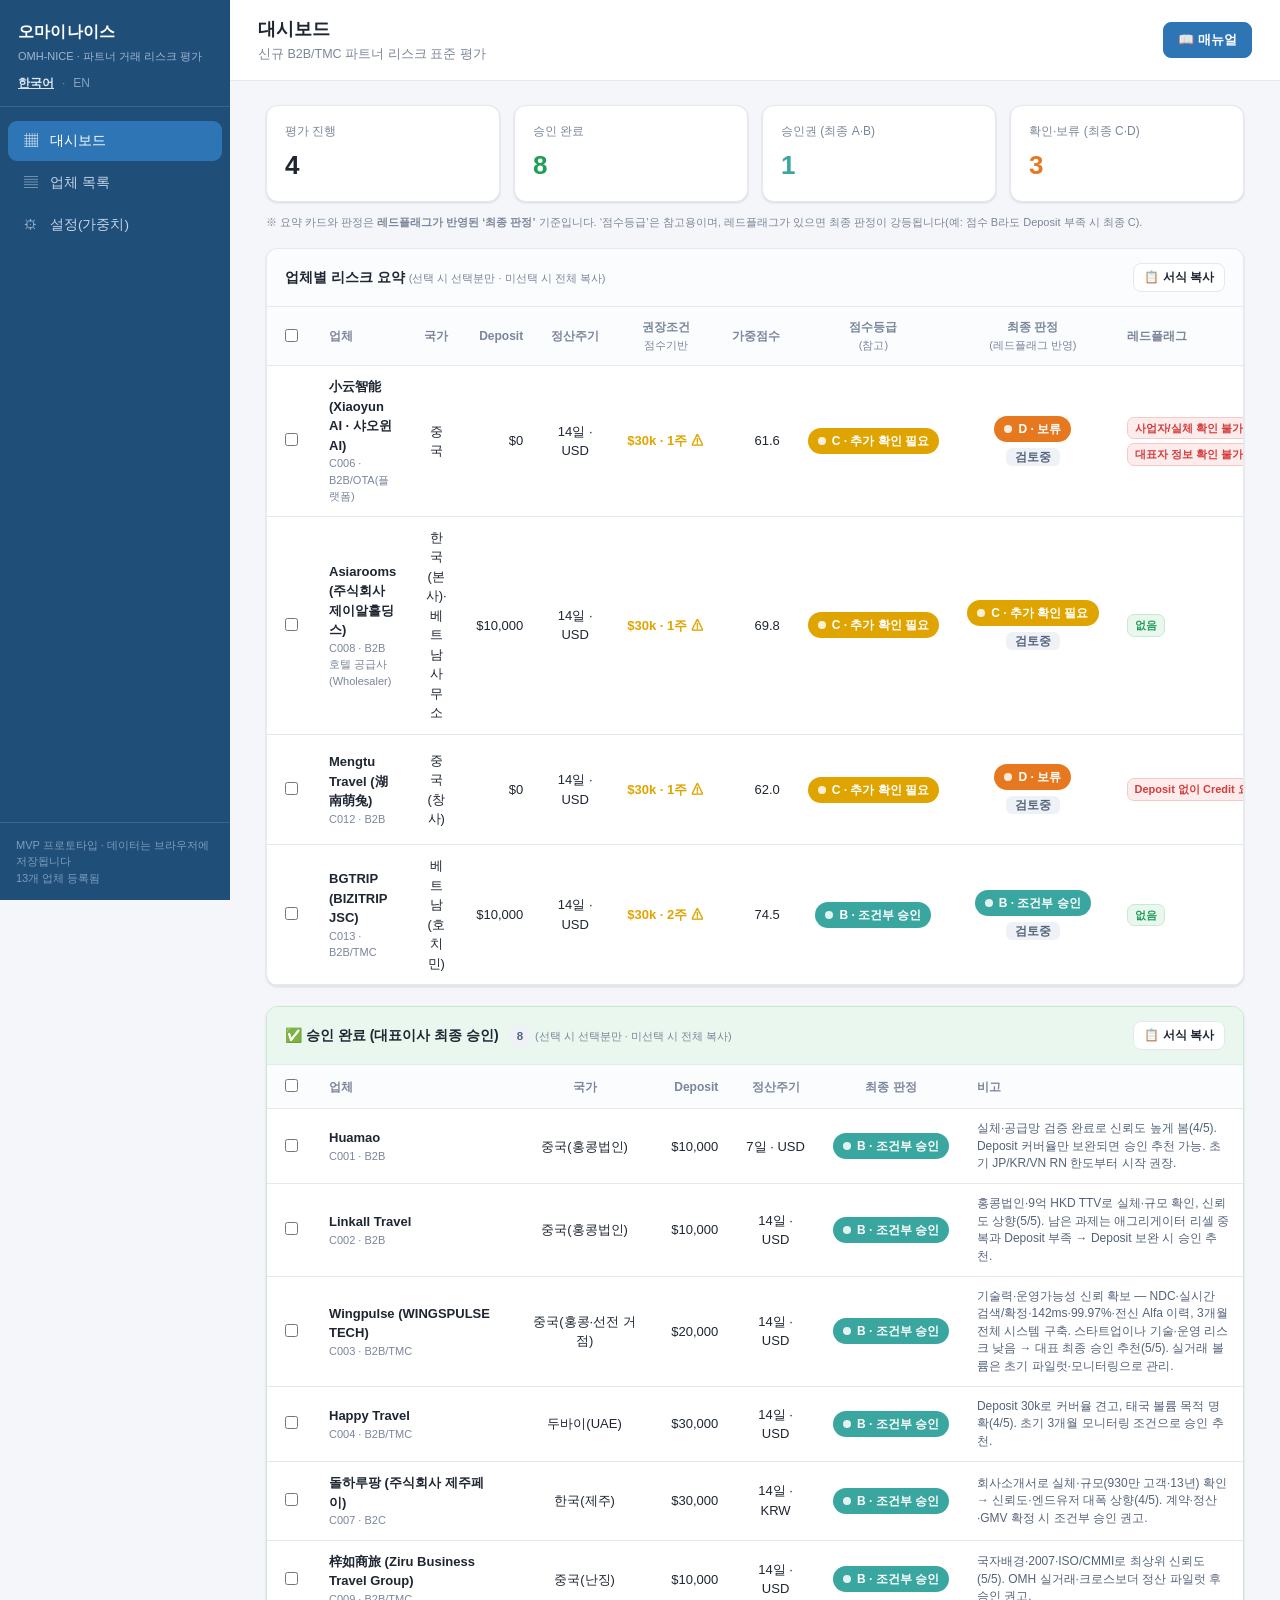
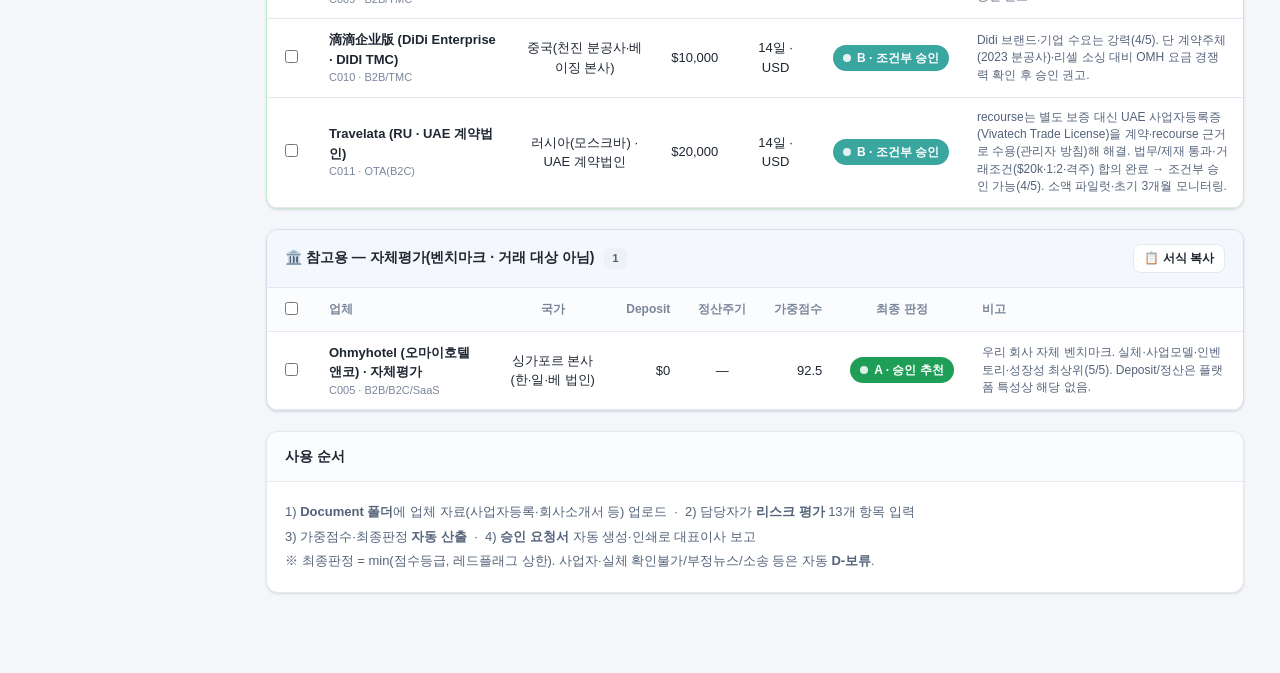
<file: index.html>
<!DOCTYPE html>
<html lang="ko">
<head>
<meta charset="UTF-8">
<meta name="viewport" content="width=device-width, initial-scale=1">
<title>오마이나이스 · OMH-NICE</title>
<link rel="stylesheet" href="styles.css">
</head>
<body>
<div class="app">
  <aside class="sidebar no-print">
    <div class="brand">
      <h1 id="brand-title">오마이나이스</h1>
      <p id="brand-sub">OMH-NICE · 파트너 거래 리스크 평가</p>
      <div id="lang-toggle" style="margin-top:9px;font-size:12px;display:flex;gap:8px;align-items:center">
        <button type="button" data-lang="ko" style="background:none;border:0;padding:0;cursor:pointer;color:inherit;font:inherit">한국어</button>
        <span style="opacity:.4">·</span>
        <button type="button" data-lang="en" style="background:none;border:0;padding:0;cursor:pointer;color:inherit;font:inherit">EN</button>
      </div>
    </div>
    <nav class="nav" id="nav">
      <a data-view="dashboard"><span class="ico">▦</span> <span data-navlabel>대시보드</span></a>
      <a data-view="companies"><span class="ico">▤</span> <span data-navlabel>업체 목록</span></a>
      <a data-view="settings"><span class="ico">⚙</span> <span data-navlabel>설정(가중치)</span></a>
    </nav>
    <div class="foot">
      <span id="foot-note">MVP 프로토타입 · 데이터는 브라우저에 저장됩니다</span><br>
      <span id="foot-count"></span>
    </div>
  </aside>
  <main class="main">
    <div class="topbar no-print">
      <div>
        <h2 id="page-title">대시보드</h2>
        <div class="sub" id="page-sub">신규 B2B/TMC 파트너 리스크 표준 평가</div>
      </div>
      <div style="display:flex;align-items:center;gap:10px">
        <div class="row-actions" id="top-actions"></div>
        <button class="btn primary" id="manual-btn" title="매뉴얼">📖 <span id="manual-btn-label">매뉴얼</span></button>
      </div>
    </div>
    <div class="content" id="content"></div>
  </main>
</div>
<div id="manual-modal" class="modal-overlay no-print" style="display:none">
  <div class="modal-card">
    <div class="modal-head">
      <span id="manual-title">📖 오마이나이스 사용 매뉴얼</span>
      <button class="btn sm" id="manual-close" aria-label="close">✕</button>
    </div>
    <div class="modal-body" id="manual-body"></div>
  </div>
</div>
<script src="app.js"></script>
</body>
</html>
</file>
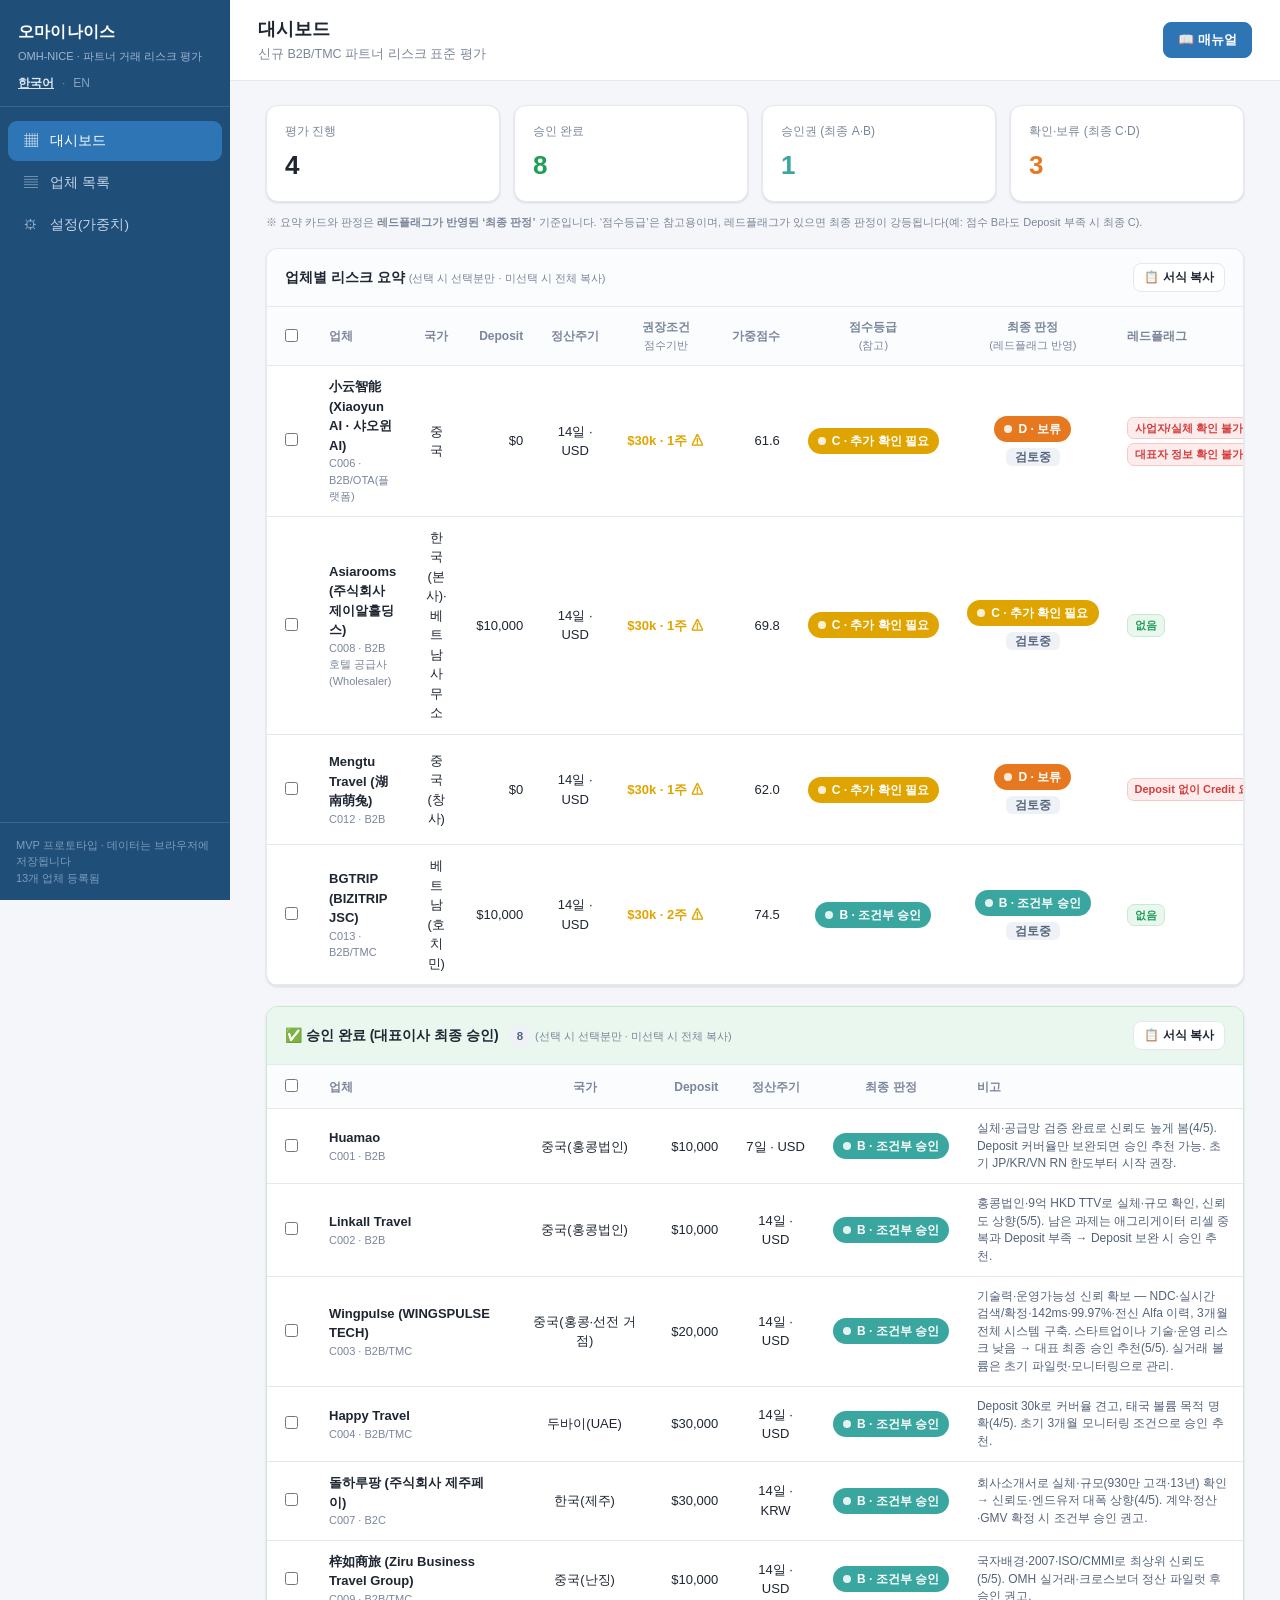
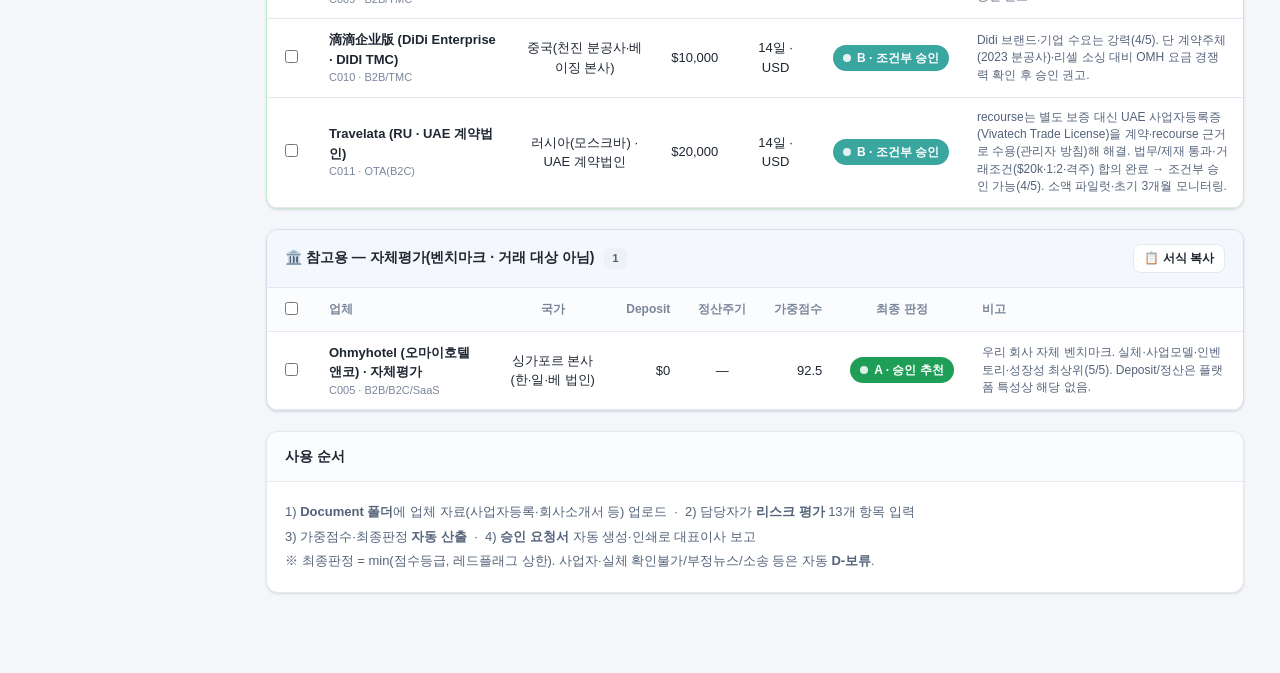
<file: bundle_artifact.html>
<!DOCTYPE html>
<html lang="ko">
<head>
<meta charset="UTF-8">
<meta name="viewport" content="width=device-width, initial-scale=1">
<title>오마이나이스 · OMH-NICE</title>
<style>
:root{
  --primary:#1F4E78; --primary-2:#2E75B6; --bg:#f4f6fa; --card:#ffffff;
  --line:#e4e8ef; --text:#1e2632; --muted:#7a869a; --input:#fff9e6;
  --gA:#1e9e57; --gB:#3aa6a0; --gC:#e0a400; --gD:#e6791f; --gE:#d63b3b;
  --shadow:0 1px 3px rgba(20,30,50,.08),0 1px 2px rgba(20,30,50,.06);
  --radius:12px;
}
*{box-sizing:border-box}
html,body{margin:0;padding:0}
body{
  font-family:"Malgun Gothic","맑은 고딕",-apple-system,"Segoe UI",Roboto,sans-serif;
  background:var(--bg); color:var(--text); font-size:14px; line-height:1.5;
}
button{font-family:inherit;cursor:pointer}
a{color:var(--primary-2);text-decoration:none}

/* layout */
.app{display:flex;min-height:100vh}
.sidebar{
  width:230px;background:var(--primary);color:#dbe6f2;flex-shrink:0;
  display:flex;flex-direction:column;position:sticky;top:0;height:100vh
}
.brand{padding:20px 18px 14px;border-bottom:1px solid rgba(255,255,255,.12)}
.brand h1{font-size:16px;margin:0;color:#fff;letter-spacing:.2px}
.brand p{font-size:11px;margin:4px 0 0;color:#9fb8d4}
.nav{padding:12px 8px;flex:1}
.nav a{
  display:flex;align-items:center;gap:10px;padding:10px 14px;border-radius:9px;
  color:#c3d4e8;font-weight:500;margin:2px 0;font-size:13.5px;cursor:pointer
}
.nav a:hover{background:rgba(255,255,255,.08);color:#fff}
.nav a.active{background:var(--primary-2);color:#fff}
.nav .ico{width:18px;text-align:center;opacity:.9}
.sidebar .foot{padding:14px 16px;font-size:11px;color:#7f9cbd;border-top:1px solid rgba(255,255,255,.12)}

.main{flex:1;min-width:0;display:flex;flex-direction:column}
.topbar{
  background:var(--card);border-bottom:1px solid var(--line);padding:16px 28px;
  display:flex;align-items:center;justify-content:space-between;position:sticky;top:0;z-index:5
}
.topbar h2{margin:0;font-size:18px}
.topbar .sub{color:var(--muted);font-size:12.5px;margin-top:2px}
.content{padding:24px 36px 60px;max-width:1720px;width:100%}

/* buttons */
.btn{border:1px solid var(--line);background:#fff;color:var(--text);padding:8px 14px;border-radius:8px;font-size:13px;font-weight:600}
.btn:hover{background:#f7f9fc}
.btn.primary{background:var(--primary-2);border-color:var(--primary-2);color:#fff}
.btn.primary:hover{background:#2668a5}
.btn.ghost{background:transparent;border-color:transparent;color:var(--muted)}
.btn.sm{padding:5px 10px;font-size:12px}
.btn.danger{color:var(--gE);border-color:#f2c9c9}
.row-actions{display:flex;gap:8px;flex-wrap:wrap}

/* cards & grid */
.cards{display:grid;grid-template-columns:repeat(auto-fit,minmax(160px,1fr));gap:14px;margin-bottom:22px}
.card{background:var(--card);border:1px solid var(--line);border-radius:var(--radius);padding:16px 18px;box-shadow:var(--shadow)}
.card .k{font-size:12px;color:var(--muted)}
.card .v{font-size:26px;font-weight:700;margin-top:6px}
.panel{background:var(--card);border:1px solid var(--line);border-radius:var(--radius);box-shadow:var(--shadow);margin-bottom:20px;overflow:hidden}
.panel h3{margin:0;padding:14px 18px;font-size:14px;border-bottom:1px solid var(--line);background:#fbfcfe}
.panel .body{padding:18px}

/* table */
table{width:100%;border-collapse:collapse;font-size:13px}
th,td{text-align:left;padding:11px 14px;border-bottom:1px solid var(--line)}
th{background:#fbfcfe;color:var(--muted);font-weight:600;font-size:12px;white-space:nowrap}
tbody tr:hover{background:#f7fafd;cursor:pointer}
td.num,th.num{text-align:right;font-variant-numeric:tabular-nums}
td.ctr,th.ctr{text-align:center}

/* grade badge */
.badge{display:inline-flex;align-items:center;gap:6px;padding:4px 10px;border-radius:999px;font-weight:700;font-size:12px;color:#fff;white-space:nowrap}
.g-A{background:var(--gA)} .g-B{background:var(--gB)} .g-C{background:var(--gC)}
.g-D{background:var(--gD)} .g-E{background:var(--gE)}
.badge.soft{color:var(--text);background:#eef2f7}
.dot{width:8px;height:8px;border-radius:50%;background:#fff;opacity:.85}

/* forms */
.form-grid{display:grid;grid-template-columns:repeat(2,minmax(0,1fr));gap:14px 20px}
.form-grid.three{grid-template-columns:repeat(3,minmax(0,1fr))}
.field{display:flex;flex-direction:column;gap:5px}
.field label{font-size:12px;color:var(--muted);font-weight:600}
.field input,.field select,.field textarea{
  border:1px solid var(--line);border-radius:8px;padding:8px 10px;font-size:13px;font-family:inherit;
  background:var(--input);color:var(--text)
}
.field textarea{min-height:64px;resize:vertical}
.field input:focus,.field select:focus,.field textarea:focus{outline:none;border-color:var(--primary-2);box-shadow:0 0 0 3px rgba(46,117,182,.12)}
.hint{font-size:11px;color:var(--muted)}
.full{grid-column:1/-1}

/* tabs */
.tabs{display:flex;gap:4px;border-bottom:1px solid var(--line);padding:0 4px;flex-wrap:wrap}
.tabs button{border:none;background:none;padding:12px 16px;font-size:13.5px;font-weight:600;color:var(--muted);border-bottom:2px solid transparent;margin-bottom:-1px}
.tabs button.active{color:var(--primary);border-bottom-color:var(--primary-2)}

/* score rows */
.score-row{display:grid;grid-template-columns:1fr 220px 46px;align-items:center;gap:14px;padding:10px 0;border-bottom:1px solid var(--line)}
.score-row .name{font-weight:600}
.score-row .wt{font-size:11px;color:var(--muted);font-weight:400;margin-left:6px}
.score-row input[type=range]{width:100%}
.score-row .val{font-weight:700;text-align:center;background:#eef2f7;border-radius:7px;padding:6px 0}

/* results panel */
.result{display:grid;grid-template-columns:repeat(auto-fit,minmax(150px,1fr));gap:14px}
.result .box{background:#fbfcfe;border:1px solid var(--line);border-radius:10px;padding:14px}
.result .box .k{font-size:11.5px;color:var(--muted)}
.result .box .v{font-size:22px;font-weight:700;margin-top:4px}
.flags{margin-top:12px;display:flex;flex-wrap:wrap;gap:8px}
.flag{background:#fdecec;color:var(--gE);border:1px solid #f6c9c9;padding:4px 10px;border-radius:7px;font-size:12px;font-weight:600}
.flag.ok{background:#eaf7ef;color:var(--gA);border-color:#c6ebd3}
.flaglist{display:flex;flex-wrap:wrap;gap:4px;max-width:280px}
.flaglist .flag{font-size:11px;padding:2px 7px;white-space:nowrap}
.table-wrap{width:100%;overflow-x:auto}
/* manual modal */
.modal-overlay{position:fixed;inset:0;background:rgba(20,30,50,.5);display:flex;align-items:center;justify-content:center;z-index:100;padding:24px}
.modal-card{background:var(--card);border-radius:14px;box-shadow:0 12px 40px rgba(20,30,50,.28);width:100%;max-width:860px;max-height:88vh;display:flex;flex-direction:column;overflow:hidden}
.modal-head{display:flex;align-items:center;justify-content:space-between;gap:12px;padding:16px 22px;border-bottom:1px solid var(--line);font-size:17px;font-weight:700;color:var(--primary);background:#fbfcfe}
.modal-body{padding:22px 26px;overflow-y:auto;font-size:13.5px;line-height:1.7;color:var(--text)}
.modal-body h4{font-size:15px;color:var(--primary);margin:20px 0 8px;padding-bottom:5px;border-bottom:2px solid var(--line)}
.modal-body h4:first-child{margin-top:0}
.modal-body table{width:100%;border-collapse:collapse;margin:8px 0;font-size:12.5px}
.modal-body th,.modal-body td{border:1px solid var(--line);padding:6px 10px;text-align:left}
.modal-body th{background:#f4f7fb;color:#54637a}
.modal-body code{background:#eef2f7;padding:1px 6px;border-radius:5px;font-size:12px}
.modal-body ul{margin:6px 0 6px 2px;padding-left:18px}
.modal-body li{margin:3px 0}
.modal-body .mbadge{display:inline-block;color:#fff;border-radius:9px;padding:1px 8px;font-size:11px;font-weight:700}
.comment-cell{max-width:300px;min-width:200px;font-size:12px;color:#54637a;line-height:1.45;white-space:normal}
.cscore{display:inline-block;background:var(--primary-2);color:#fff;border-radius:6px;padding:1px 7px;font-size:11px;font-weight:700;margin-right:4px}
.filelist{display:flex;flex-wrap:wrap;gap:10px}
.filecard{display:flex;align-items:center;gap:10px;border:1px solid var(--line);border-radius:10px;padding:10px 14px;background:#fbfcfe;min-width:240px;color:var(--text)}
.filecard:hover{background:#f0f5fb;border-color:var(--primary-2)}
.filecard .fico{font-size:10px;font-weight:800;color:#fff;background:var(--primary-2);border-radius:6px;padding:6px 7px;letter-spacing:.5px}
.filecard .finfo{display:flex;flex-direction:column;line-height:1.35}
.filecard .finfo b{font-size:13px}

/* report */
.report{background:#fff;border:1px solid var(--line);border-radius:10px;padding:30px 34px;max-width:820px;margin:0 auto;box-shadow:var(--shadow)}
.report h2{margin:0 0 4px;font-size:20px}
.report .rmeta{color:var(--muted);font-size:12px;margin-bottom:18px}
.report table{margin:10px 0}
.report th{width:150px;background:#f4f7fb;color:var(--text);vertical-align:top}
.report .sec{font-weight:700;margin:18px 0 6px;color:var(--primary)}
.report .decision{margin-top:20px;padding:14px;border:1px dashed var(--line);border-radius:8px}
.report .sign{margin-top:16px;font-size:13px;color:#444}

.empty{text-align:center;color:var(--muted);padding:60px 20px}
.pill{display:inline-block;background:#eef2f7;border-radius:6px;padding:2px 8px;font-size:11.5px;color:#54637a;margin-left:6px}
.toolbar{display:flex;gap:8px;align-items:center;flex-wrap:wrap;margin-bottom:16px}
.spacer{flex:1}
.status-chip{font-size:11.5px;padding:3px 9px;border-radius:6px;background:#eef2f7;color:#54637a;font-weight:600}

@media (max-width:820px){
  .app{flex-direction:column}
  .sidebar{width:100%;height:auto;position:static;flex-direction:column}
  .brand{padding:14px 16px 10px}
  .sidebar .foot{display:none}
  .nav{display:flex;flex-wrap:wrap;gap:4px;padding:8px}
  .nav a{margin:0;padding:8px 12px}
  .topbar{flex-direction:column;align-items:flex-start;gap:10px}
  .form-grid,.form-grid.three{grid-template-columns:1fr}
  .score-row{grid-template-columns:1fr 120px 40px}
}

/* print */
@media print{
  .sidebar,.topbar,.tabs,.toolbar,.no-print{display:none !important}
  .content{padding:0}
  .report{border:none;box-shadow:none;max-width:100%}
  body{background:#fff}
}

</style>
</head>
<body>
<div class="app">
  <aside class="sidebar no-print">
    <div class="brand">
      <h1 id="brand-title">오마이나이스</h1>
      <p id="brand-sub">OMH-NICE · 파트너 거래 리스크 평가</p>
      <div id="lang-toggle" style="margin-top:9px;font-size:12px;display:flex;gap:8px;align-items:center">
        <button type="button" data-lang="ko" style="background:none;border:0;padding:0;cursor:pointer;color:inherit;font:inherit">한국어</button>
        <span style="opacity:.4">·</span>
        <button type="button" data-lang="en" style="background:none;border:0;padding:0;cursor:pointer;color:inherit;font:inherit">EN</button>
      </div>
    </div>
    <nav class="nav" id="nav">
      <a data-view="dashboard"><span class="ico">▦</span> <span data-navlabel>대시보드</span></a>
      <a data-view="companies"><span class="ico">▤</span> <span data-navlabel>업체 목록</span></a>
      <a data-view="settings"><span class="ico">⚙</span> <span data-navlabel>설정(가중치)</span></a>
    </nav>
    <div class="foot">
      <span id="foot-note">MVP 프로토타입 · 데이터는 브라우저에 저장됩니다</span><br>
      <span id="foot-count"></span>
    </div>
  </aside>
  <main class="main">
    <div class="topbar no-print">
      <div>
        <h2 id="page-title">대시보드</h2>
        <div class="sub" id="page-sub">신규 B2B/TMC 파트너 리스크 표준 평가</div>
      </div>
      <div style="display:flex;align-items:center;gap:10px">
        <div class="row-actions" id="top-actions"></div>
        <button class="btn primary" id="manual-btn" title="매뉴얼">📖 <span id="manual-btn-label">매뉴얼</span></button>
      </div>
    </div>
    <div class="content" id="content"></div>
  </main>
</div>
<div id="manual-modal" class="modal-overlay no-print" style="display:none">
  <div class="modal-card">
    <div class="modal-head">
      <span id="manual-title">📖 오마이나이스 사용 매뉴얼</span>
      <button class="btn sm" id="manual-close" aria-label="close">✕</button>
    </div>
    <div class="modal-body" id="manual-body"></div>
  </div>
</div>
<script>
/* OMH Partner Risk Gate — MVP prototype (static, localStorage)
   Bilingual (KO/EN) via in-app language toggle. Internal data uses language-neutral
   canonical ids/values; only display strings are translated, so grades never change
   with language. Free-text seed fields are stored as {ko,en}. */
'use strict';

/* ---------- i18n language state ---------- */
const LANG_KEY = 'omh_prg_lang';
let LANG = (localStorage.getItem(LANG_KEY) === 'en') ? 'en' : 'ko';
const B = (ko, en) => ({ ko, en });                       // bilingual literal helper
function tt(v){ return (v && typeof v === 'object' && ('ko' in v || 'en' in v)) ? (v[LANG] ?? v.ko ?? v.en ?? '') : (v == null ? '' : v); }
function rawStr(v){ return (v && typeof v === 'object') ? `${v.ko||''} ${v.en||''}` : String(v == null ? '' : v); }
function T(k){ const d = I18N[LANG] || I18N.ko; return (k in d) ? d[k] : (I18N.ko[k] ?? k); }
function setLang(l){ if(l!==LANG){ LANG = l; localStorage.setItem(LANG_KEY, l); render(); } }

/* ---------- constants ---------- */
const ITEM_NAMES = [
  B('회사 신뢰도','Company credibility'), B('사업모델 명확성','Business model clarity'),
  B('엔드유저 보유','End-user base'), B('판매채널 차별성','Sales channel differentiation'),
  B('기존고객 중복도(낮을수록↑)','Existing-customer overlap (lower is better)'), B('유니크 인벤토리','Unique inventory'),
  B('예상 매출기여도','Expected revenue contribution'), B('정산 리스크','Settlement risk'),
  B('Deposit 충분성','Deposit sufficiency'), B('API/기술 안정성','API / tech stability'),
  B('운영 커뮤니케이션','Operational communication'), B('국가별 법무/정산','Country legal / settlement'),
  B('장기 성장성','Long-term growth'), B('담당자 코멘트 점수','Reviewer comment score')];
const DEFAULT_WEIGHTS = [12,8,8,6,6,6,8,12,12,6,5,6,5,10];
const DEFAULT_THRESHOLDS = { A:85, B:70, C:55, D:40 };
// 점수 기반 차등 Deposit·정산주기 권장(대표이사 방침): 높은 점수=완화, 낮은 점수=강화
const TERM_TIERS = [
  { min:80, deposit:10000, days:14 },  // ≥80: 만불 / 2주
  { min:75, deposit:10000, days:7 },   // 75~79: 만불 / 1주
  { min:70, deposit:30000, days:14 },  // 70~74: 3만불 / 2주
  { min:0,  deposit:30000, days:7 }    // <70: 3만불 / 1주
];
function recommendTerms(score){ for(var i=0;i<TERM_TIERS.length;i++){ if(score>=TERM_TIERS[i].min) return {deposit:TERM_TIERS[i].deposit, days:TERM_TIERS[i].days}; } return {deposit:30000, days:7}; }
function weekLabel(days){ return days===7?(LANG==='en'?'1wk':'1주'):days===14?(LANG==='en'?'2wk':'2주'):days+(LANG==='en'?'d':'일'); }

const DOC_DEFS = [
  {id:'bizLicense', ko:'사업자등록증', en:'Business license'},
  {id:'profile',    ko:'회사소개서',   en:'Company profile'},
  {id:'bank',       ko:'은행정보',     en:'Bank details'},
  {id:'contract',   ko:'계약서 초안',  en:'Draft contract'},
  {id:'settleAgree',ko:'정산조건 합의서', en:'Settlement-terms agreement'},
  {id:'refs',       ko:'파트너 레퍼런스', en:'Partner references'},
  {id:'financials', ko:'재무제표/매출자료', en:'Financials / revenue proof'},
  {id:'repId',      ko:'대표자 신분확인', en:'Representative ID verification'}];
const DOC_KEYS = DOC_DEFS.map(d=>d.id);
const DOCV_DEFS = [{id:'submitted',ko:'제출',en:'Submitted'},{id:'notSubmitted',ko:'미제출',en:'Not submitted'},{id:'na',ko:'불가',en:'N/A'}];

const PUBLIC_DEFS = [
  {id:'website',    ko:'공식 웹사이트',        en:'Official website'},
  {id:'linkedin',   ko:'LinkedIn/기업프로필',  en:'LinkedIn / company profile'},
  {id:'google',     ko:'Google 검색결과',      en:'Google search results'},
  {id:'negNews',    ko:'부정 뉴스',            en:'Negative news', neg:true},
  {id:'lawsuit',    ko:'소송/사기/미정산',     en:'Lawsuit / fraud / non-payment', neg:true},
  {id:'tradeRefs',  ko:'거래처/업계 레퍼런스', en:'Trade / industry references'},
  {id:'domainAge',  ko:'도메인 생성시점',      en:'Domain creation date'},
  {id:'addrExists', ko:'회사주소 실존',        en:'Company address exists'},
  {id:'repHistory', ko:'대표자 업계이력',      en:'Representative industry track record'}];
const PUBLIC_KEYS = PUBLIC_DEFS.map(d=>d.id);
const NEG_PUBLIC = PUBLIC_DEFS.filter(d=>d.neg).map(d=>d.id);
const YN_DEFS  = [{id:'Y',ko:'Y',en:'Y'},{id:'N',ko:'N',en:'N'},{id:'unknown',ko:'불명',en:'Unknown'}];
const YNP_DEFS = [{id:'Y',ko:'Y',en:'Y'},{id:'N',ko:'N',en:'N'},{id:'partial',ko:'부분',en:'Partial'}];
const MANUAL_DEFS = [{id:'N',ko:'N',en:'N'},{id:'Y',ko:'Y',en:'Y'},{id:'partial',ko:'부분',en:'Partial'}];
const CREDIT_DEFS = [{id:'N',ko:'N',en:'N'},{id:'Y',ko:'Y',en:'Y'}];
const RISK_DEFS = [{id:'low',ko:'낮음',en:'Low'},{id:'medium',ko:'보통',en:'Medium'},{id:'high',ko:'높음',en:'High'}];
const STATUS_DEFS = [{id:'new',ko:'신규',en:'New'},{id:'review',ko:'검토중',en:'Under review'},{id:'approved',ko:'승인',en:'Approved'},{id:'conditional',ko:'조건부승인',en:'Conditional'},{id:'hold',ko:'보류',en:'On hold'},{id:'rejected',ko:'거절',en:'Rejected'}];
const STAGE_DEFS = [{id:'sales',ko:'영업 1차입력',en:'Sales intake'},{id:'scm',ko:'SCM/운영 검토',en:'SCM / ops review'},{id:'finance',ko:'재무 정산검토',en:'Finance / settlement review'},{id:'dev',ko:'개발 API검토',en:'Dev / API review'},{id:'ceo',ko:'대표이사 승인',en:'CEO approval'},{id:'monitor',ko:'3개월 모니터링',en:'3-month monitoring'}];
const DECISION_DEFS = [{id:'proceed',ko:'진행',en:'Proceed'},{id:'hold',ko:'보류',en:'On hold'},{id:'reject',ko:'반려',en:'Reject'},{id:'approve',ko:'승인',en:'Approve'},{id:'conditional',ko:'조건부승인',en:'Conditional'}];
const COUNTRY_OPTS = { ko:['중국','두바이(UAE)','한국','일본','베트남','태국','기타'], en:['China','Dubai (UAE)','Korea','Japan','Vietnam','Thailand','Other'] };
const BIZTYPES = ['B2B','B2C','TMC','OTA','Wholesaler','B2B/TMC'];
const CURRENCIES = ['USD','KRW','CNY','AED'];

const GRADE_META = {
  A:{label:B('승인 추천','Approve (recommended)'), cls:'g-A'}, B:{label:B('조건부 승인','Conditional approval'), cls:'g-B'},
  C:{label:B('추가 확인 필요','Needs further review'), cls:'g-C'}, D:{label:B('보류','On hold'), cls:'g-D'}, E:{label:B('거절 추천','Reject (recommended)'), cls:'g-E'}
};
const RANK = {A:0,B:1,C:2,D:3,E:4};
const STORE_KEY = 'omh_prg_v45';
const UNVERIFIED_RE = /확인필요|unverified|tbc|to be confirmed/i;

/* def label/opts helpers */
function defLabel(defs,id){ const d=defs.find(x=>x.id===id); return d?d[LANG]:id; }
function optsDefs(defs,val){ return defs.map(d=>`<option value="${esc(d.id)}" ${d.id===val?'selected':''}>${esc(d[LANG])}</option>`).join(''); }
function optsPlain(list,val){ return list.map(o=>`<option value="${esc(o)}" ${o===val?'selected':''}>${esc(o)}</option>`).join(''); }

/* ---------- UI dictionary ---------- */
const I18N = {
  ko:{
    docTitle:'오마이나이스 · OMH-NICE', brandTitle:'오마이나이스', brandSub:'OMH-NICE · 파트너 거래 리스크 평가',
    footNote:'MVP 프로토타입 · 데이터는 브라우저에 저장됩니다',
    navDashboard:'대시보드', navCompanies:'업체 목록', navSettings:'설정(가중치)',
    tDashboard:'대시보드', tDashboardSub:'신규 B2B/TMC 파트너 리스크 표준 평가',
    tCompanies:'업체 목록', tCompaniesSub:'등록된 파트너 후보 전체',
    tSettings:'설정 · 가중치', tSettingsSub:'리스크 항목 가중치와 등급 임계값',
    tCompany:'업체 상세', tCompanySub:'정보 입력 · 리스크 평가 · 승인 요청서',
    back:'← 목록', blank:'(미입력)', none:'없음', noCompanies:'등록된 업체가 없습니다.',
    cardTotal:'전체 업체', cardApprove:'승인권 (최종 A·B)', cardHold:'확인·보류 (최종 C·D)', cardReject:'거절 추천 (최종 E)',
    dashHint:'※ 요약 카드와 판정은 <b>레드플래그가 반영된 ‘최종 판정’</b> 기준입니다. ‘점수등급’은 참고용이며, 레드플래그가 있으면 최종 판정이 강등됩니다(예: 점수 B라도 Deposit 부족 시 최종 C).',
    summaryTitle:'업체별 리스크 요약', copyFormatted:'📋 서식 복사', copyScopeHint:'(선택 시 선택분만 · 미선택 시 전체 복사)', selectAll:'전체 선택',
    manual:'매뉴얼', manualTitle:'오마이나이스 사용 매뉴얼',
    thCompany:'업체', thCountry:'국가', thDeposit:'Deposit', thSettle:'정산주기', dayUnit:'일', thCoverage:'커버율', thWeighted:'가중점수',
    thScoreGrade:'점수등급', thScoreGradeSub:'(참고)', thFinal:'최종 판정', thFinalSub:'(레드플래그 반영)',
    thFlags:'레드플래그', thComment:'담당자 코멘트', thCommentSub:'(점수/5)',
    thType:'유형', thStatus:'상태',
    guideTitle:'사용 순서',
    guideBody:'1) <b>Document 폴더</b>에 업체 자료(사업자등록·회사소개서 등) 업로드 &nbsp;·&nbsp; 2) 담당자가 <b>리스크 평가</b> 13개 항목 입력<br>3) 가중점수·최종판정 <b>자동 산출</b> &nbsp;·&nbsp; 4) <b>승인 요청서</b> 자동 생성·인쇄로 대표이사 보고<br>※ 최종판정 = min(점수등급, 레드플래그 상한). 사업자·실체 확인불가/부정뉴스/소송 등은 자동 <b>D-보류</b>.',
    companiesTitle:'업체 목록',
    weightsTitle:'리스크 항목 가중치', weightSum:'가중치 합계',
    weightsHint:'가중점수 = Σ(항목점수 ÷ 5 × 가중치) ÷ 가중치합 × 100 — <b>100점 만점으로 자동 정규화</b>됩니다. 합계가 100이 아니어도 됩니다. ‘담당자 코멘트 점수’는 담당자가 리스크 평가 탭에서 1~5점으로 매기는 종합 주관 점수입니다.',
    thresholdsTitle:'등급 임계값 (가중점수 ≥)', gradeMin:'등급 하한',
    notFound:'업체를 찾을 수 없습니다.',
    tabInfo:'기본정보', tabDeal:'거래조건', tabDocs:'서류·공개정보', tabRisk:'리스크 평가', tabReport:'승인 요청서', tabHistory:'승인 이력',
    infoTitle:'01. 업체 기본정보',
    fName:'업체명', fCountry:'국가', fBizType:'사업유형', fMarket:'주요 시장', fCustomer:'주요 고객군(엔드유저)',
    fWebsite:'웹사이트', fWebsiteHint:'비어있거나 확인필요 → 자동 C 강등', fBizReg:'사업자등록번호', fBizRegHint:'비어있거나 확인필요 → 자동 D 강등',
    fFounded:'설립연도', fRep:'대표자/주요임원', fRepHint:'비어있거나 확인필요 → 자동 C 강등', fContact:'담당자', fEmail:'담당자 이메일', fStatus:'상태',
    dealTitle:'02. 거래조건', fDeposit:'Deposit (USD)', fSettle:'정산주기 (일)', fSettleHint:'30일 이상 → 자동 C 강등', fCurrency:'정산통화',
    fCredit:'Credit 요청', fCreditHint:'Y + Deposit 0 → 자동 D 강등', fGMV:'예상 월거래액 (USD)', fGMVHint:'커버율 계산의 핵심 값',
    fSalesRegion:'주요 판매지역', fProducts:'주요 상품', fApi:'API 연동', fManual:'수기 예약', fCancelRisk:'취소/노쇼 리스크',
    boxExposure:'정산주기 노출액', boxExposureHint:'월거래액 × 정산주기/30', boxReqDep:'요구 Deposit', boxReqDepHint:'노출 × 등급별 요구커버율(A0·B20·C50·D100%)',
    boxDepOk:'Deposit 충족', boxShort:'부족', boxSufficient:'충족', boxCurrent:'현재',
    folderTitle:'폴더 제출 자료', fromDocument:'Document/ 기준',
    folderHint:'이 플랫폼은 <b>Document 폴더에 올린 파일</b>을 근거로 평가 결과를 표시합니다. 아래는 이 업체에 연결된 자료입니다(클릭 시 열림).',
    noFiles:'폴더에 업로드된 자료가 없습니다. <code>Document/</code> 폴더에 파일을 넣으면 여기에 표시됩니다.',
    docsTitle:'03. 제출서류', notSubmittedN:'미제출', pubTitle:'04. 외부 공개정보 체크', negTag:'(Y=위험)',
    pubHint:'‘부정 뉴스=Y’·‘소송/사기/미정산=Y’·‘회사주소 실존=N’은 점수와 무관하게 <b>D-보류</b>로 강등됩니다.',
    riskTitle:'05. 내부 리스크 평가', riskPill:'각 1~5점 · 5=저위험/양호', weightLabel:'가중치',
    resultTitle:'평가 결과', commentsTitle:'보고용 코멘트',
    nComment:'담당자 코멘트', nCommentHint:'(담당자 코멘트 점수의 근거·종합 소견)', nExpect:'기대효과', nCheck:'주요 리스크 / 확인 필요사항', nOpinion:'종합 의견',
    boxWeighted:'가중점수', boxScoreGrade:'점수 등급', boxCoverage:'Deposit 커버율', boxFinal:'최종 판정', noFlags:'레드플래그 없음',
    copyText:'텍스트 복사', printPdf:'인쇄 / PDF 저장', reportH2:'■ 신규 파트너 승인 요청서', reportMeta:'대표이사 보고용 · 자동 생성',
    rMetaBy:'작성: OMH Global OPs',
    rCompany:'업체명', rCountryType:'국가 / 사업유형', rFoundedRep:'설립 / 대표', rDeposit:'Deposit', rSettle:'정산주기', rDays:'일',
    rGMV:'예상 월거래액', rCoverage:'커버율', rProducts:'주요 상품', rApiManual:'API / 수기', rEndUsers:'주요 엔드유저',
    rRiskScore:'리스크 점수', rScoreGrade:'점수등급', rFinal:'★ 최종 판정', rFlags:'레드플래그',
    secExpect:'기대효과', secCheck:'주요 리스크 / 확인 필요사항', secOpinion:'종합 의견', secComment:'담당자 코멘트', secCommentScore:'담당자 코멘트 점수',
    reportCond:'승인 요청 조건', reportCondBody:'□ Deposit 상향 (USD ___ → ___) &nbsp; □ 정산주기 단축 (___일)<br>□ 초기 3개월 Credit 미부여 &nbsp; □ 월 GMV 한도 설정 (USD ___)',
    reportSign:'결재&nbsp;&nbsp; 영업 □&nbsp;&nbsp; SCM □&nbsp;&nbsp; 재무 □&nbsp;&nbsp; 개발 □&nbsp;&nbsp; 대표이사 □ &nbsp;(승인 / 보류 / 반려)',
    histTitle:'07. 승인 워크플로우 이력', hStage:'단계', hReviewer:'검토자', hDecision:'결정', hComment:'코멘트', hDate:'일시', hDelete:'삭제',
    hNoRecords:'기록 없음', hReviewerPh:'이름/팀', hCommentPh:'코멘트', hAdd:'추가', alertReviewer:'검토자를 입력하세요.',
    deleteConfirm:'이 업체를 삭제할까요?', resetConfirm:'모든 데이터를 초기 예시로 되돌립니다. 계속할까요?',
    importOk:'가져오기 완료.', importInvalid:'올바른 JSON 파일이 아닙니다.',
    copyOk:'복사되었습니다.', copyFailManual:'복사 실패 — 표를 직접 선택해 복사하세요.',
    reportCopyOk:'승인 요청서가 클립보드에 복사되었습니다.', reportCopyFail:'복사 실패 — 브라우저 권한을 확인하세요.',
    reportTxtH:'■ 신규 파트너 승인 요청서', rtCompany:'업체명', rtCountry:'국가', rtBizType:'사업유형', rtDeal:'거래조건', rtSettle:'정산',
    rtEndUser:'주요 엔드유저', rtRiskScore:'리스크 점수', rtScoreGrade:'점수등급', rtFinal:'최종 판정', rtFlags:'레드플래그',
    rtExpect:'기대효과', rtCheck:'리스크/확인 필요', rtOpinion:'종합 의견', rtComment:'담당자 코멘트', rtScore:'점수',
  },
  en:{
    docTitle:'OMH-NICE · Partner Risk Assessment', brandTitle:'OMH-NICE', brandSub:'Oh My Nice · Partner Trade Risk Assessment',
    footNote:'MVP prototype · data is stored in your browser',
    navDashboard:'Dashboard', navCompanies:'Companies', navSettings:'Settings (weights)',
    tDashboard:'Dashboard', tDashboardSub:'Standardized risk assessment of new B2B/TMC partners',
    tCompanies:'Companies', tCompaniesSub:'All candidate partners',
    tSettings:'Settings · Weights', tSettingsSub:'Risk-item weights and grade thresholds',
    tCompany:'Company detail', tCompanySub:'Info · risk assessment · approval request',
    back:'← List', blank:'(blank)', none:'None', noCompanies:'No companies registered.',
    cardTotal:'Total companies', cardApprove:'Approval tier (final A·B)', cardHold:'Review·hold (final C·D)', cardReject:'Reject (final E)',
    dashHint:'※ Summary cards and verdicts use the <b>final verdict (with red flags applied)</b>. The score grade is for reference; any red flag downgrades the final verdict (e.g., score B but insufficient deposit → final C).',
    summaryTitle:'Partner risk summary', copyFormatted:'📋 Copy formatted', copyScopeHint:'(checked → selected only · none → all)', selectAll:'Select all',
    manual:'Manual', manualTitle:'OMH-NICE User Manual',
    thCompany:'Company', thCountry:'Country', thDeposit:'Deposit', thSettle:'Settlement', dayUnit:'d', thCoverage:'Coverage', thWeighted:'Weighted score',
    thScoreGrade:'Score grade', thScoreGradeSub:'(reference)', thFinal:'Final verdict', thFinalSub:'(red flags applied)',
    thFlags:'Red flags', thComment:'Reviewer comment', thCommentSub:'(score/5)',
    thType:'Type', thStatus:'Status',
    guideTitle:'How to use',
    guideBody:'1) Upload company docs (business license·company profile, etc.) to the <b>Document folder</b> &nbsp;·&nbsp; 2) Reviewer enters the <b>13 risk items</b><br>3) Weighted score·final verdict are <b>auto-computed</b> &nbsp;·&nbsp; 4) Auto-generate·print the <b>approval request</b> for the CEO<br>※ Final verdict = min(score grade, red-flag ceiling). Unverifiable entity/negative news/lawsuit etc. → automatic <b>D-hold</b>.',
    companiesTitle:'Companies',
    weightsTitle:'Risk-item weights', weightSum:'Weight sum',
    weightsHint:'Weighted score = Σ(item score ÷ 5 × weight) ÷ total weight × 100 — <b>auto-normalized to 100</b>. The sum need not equal 100. The "Reviewer comment score" is the reviewer\'s overall subjective 1-5 score entered on the Risk assessment tab.',
    thresholdsTitle:'Grade thresholds (weighted score ≥)', gradeMin:'grade minimum',
    notFound:'Company not found.',
    tabInfo:'Info', tabDeal:'Deal terms', tabDocs:'Docs · public info', tabRisk:'Risk assessment', tabReport:'Approval request', tabHistory:'Approval history',
    infoTitle:'01. Company info',
    fName:'Company name', fCountry:'Country', fBizType:'Business type', fMarket:'Primary market', fCustomer:'Primary end-users',
    fWebsite:'Website', fWebsiteHint:'Empty or unverified → auto C downgrade', fBizReg:'Business reg. no.', fBizRegHint:'Empty or unverified → auto D downgrade',
    fFounded:'Founded year', fRep:'Representative / key exec', fRepHint:'Empty or unverified → auto C downgrade', fContact:'Contact', fEmail:'Contact email', fStatus:'Status',
    dealTitle:'02. Deal terms', fDeposit:'Deposit (USD)', fSettle:'Settlement cycle (days)', fSettleHint:'≥30 days → auto C downgrade', fCurrency:'Settlement currency',
    fCredit:'Credit requested', fCreditHint:'Y + deposit 0 → auto D downgrade', fGMV:'Expected monthly volume (USD)', fGMVHint:'Key value for coverage calc',
    fSalesRegion:'Primary sales region', fProducts:'Primary products', fApi:'API integration', fManual:'Manual booking', fCancelRisk:'Cancel/no-show risk',
    boxExposure:'Settlement-cycle exposure', boxExposureHint:'Monthly volume × settlement/30', boxReqDep:'Required deposit', boxReqDepHint:'Exposure × required coverage by grade (A0·B20·C50·D100%)',
    boxDepOk:'Deposit sufficiency', boxShort:'Short', boxSufficient:'Sufficient', boxCurrent:'Current',
    folderTitle:'Folder-submitted materials', fromDocument:'from Document/',
    folderHint:'This platform shows results based on the <b>files uploaded to the Document folder</b>. Below are the materials linked to this company (click to open).',
    noFiles:'No files uploaded to the folder. Put files in the <code>Document/</code> folder to show them here.',
    docsTitle:'03. Submitted documents', notSubmittedN:'not submitted', pubTitle:'04. External public-info check', negTag:'(Y=risk)',
    pubHint:"'Negative news=Y'·'Lawsuit/fraud/non-payment=Y'·'Company address exists=N' downgrade to <b>D-hold</b> regardless of score.",
    riskTitle:'05. Internal risk assessment', riskPill:'each 1-5 · 5=low risk/good', weightLabel:'weight',
    resultTitle:'Assessment result', commentsTitle:'Reporting comments',
    nComment:'Reviewer comment', nCommentHint:'(basis for the reviewer comment score · overall opinion)', nExpect:'Expected benefit', nCheck:'Key risks / items to confirm', nOpinion:'Overall opinion',
    boxWeighted:'Weighted score', boxScoreGrade:'Score grade', boxCoverage:'Deposit coverage', boxFinal:'Final verdict', noFlags:'No red flags',
    copyText:'Copy text', printPdf:'Print / Save PDF', reportH2:'■ New Partner Approval Request', reportMeta:'For CEO reporting · auto-generated',
    rMetaBy:'by OMH Global OPs',
    rCompany:'Company', rCountryType:'Country / type', rFoundedRep:'Founded / rep', rDeposit:'Deposit', rSettle:'Settlement cycle', rDays:'days',
    rGMV:'Expected monthly volume', rCoverage:'coverage', rProducts:'Primary products', rApiManual:'API / manual', rEndUsers:'Primary end-users',
    rRiskScore:'Risk score', rScoreGrade:'score grade', rFinal:'★ Final verdict', rFlags:'Red flags',
    secExpect:'Expected benefit', secCheck:'Key risks / items to confirm', secOpinion:'Overall opinion', secComment:'Reviewer comment', secCommentScore:'reviewer comment score',
    reportCond:'Approval conditions', reportCondBody:'□ Raise deposit (USD ___ → ___) &nbsp; □ Shorten settlement cycle (___ days)<br>□ No credit for first 3 months &nbsp; □ Set monthly GMV cap (USD ___)',
    reportSign:'Sign-off&nbsp;&nbsp; Sales □&nbsp;&nbsp; SCM □&nbsp;&nbsp; Finance □&nbsp;&nbsp; Dev □&nbsp;&nbsp; CEO □ &nbsp;(Approve / Hold / Reject)',
    histTitle:'07. Approval workflow history', hStage:'Stage', hReviewer:'Reviewer', hDecision:'Decision', hComment:'Comment', hDate:'Date', hDelete:'Delete',
    hNoRecords:'No records', hReviewerPh:'Name/team', hCommentPh:'Comment', hAdd:'Add', alertReviewer:'Please enter a reviewer.',
    deleteConfirm:'Delete this company?', resetConfirm:'Reset all data to the initial examples? Continue?',
    importOk:'Import complete.', importInvalid:'Not a valid JSON file.',
    copyOk:'Copied.', copyFailManual:'Copy failed — select the table and copy manually.',
    reportCopyOk:'Approval request copied to clipboard.', reportCopyFail:'Copy failed — check browser permissions.',
    reportTxtH:'■ New Partner Approval Request', rtCompany:'Company', rtCountry:'Country', rtBizType:'Business type', rtDeal:'Deal terms', rtSettle:'Settlement',
    rtEndUser:'Primary end-users', rtRiskScore:'Risk score', rtScoreGrade:'score grade', rtFinal:'Final verdict', rtFlags:'Red flags',
    rtExpect:'Expected benefit', rtCheck:'Key risks / to confirm', rtOpinion:'Overall opinion', rtComment:'Reviewer comment', rtScore:'score',
  }
};

const FLAG_TXT = {
  bizMissing:B('사업자/실체 확인 불가','Entity/business unverifiable'),
  addrNo:B('회사주소 실존 확인 불가','Company address unverifiable'),
  negNews:B('부정 뉴스 발견','Negative news found'),
  lawsuit:B('소송/사기/미정산 이슈','Lawsuit/fraud/non-payment issue'),
  uncoveredCredit:B('Deposit 없이 Credit 요청','Credit requested without deposit'),
  websiteNo:B('웹사이트 없음/미확인','No/unverified website'),
  repMissing:B('대표자 정보 확인 불가','Representative info unverifiable'),
  slowSettle:B('정산주기 30일 이상','Settlement cycle ≥30 days')
};
function depositShortFlag(req){ const amt='$'+Math.round(req).toLocaleString('en-US'); return LANG==='en'?('Deposit short (need ≥'+amt+')'):('Deposit 부족(필요 ≥'+amt+')'); }

/* ---------- state ---------- */
let DATA = load();
let VIEW = 'dashboard';
let CURRENT = null;   // company id
let TAB = 'info';

/* ---------- storage ---------- */
function load(){
  try{
    const raw = localStorage.getItem(STORE_KEY);
    if(raw){ const d = JSON.parse(raw); if(d && d.companies) return migrate(d); }
  }catch(e){ console.warn(e); }
  return { settings:{weights:[...DEFAULT_WEIGHTS], thresholds:{...DEFAULT_THRESHOLDS}}, companies: seed() };
}
function migrate(d){
  d.settings = d.settings || {};
  d.settings.weights = d.settings.weights || [...DEFAULT_WEIGHTS];
  d.settings.thresholds = d.settings.thresholds || {...DEFAULT_THRESHOLDS};
  d.companies.forEach(normalizeCompany);
  return d;
}
function save(){ localStorage.setItem(STORE_KEY, JSON.stringify(DATA)); updateFoot(); }
function resetSeed(){
  if(!confirm(T('resetConfirm'))) return;
  DATA = { settings:{weights:[...DEFAULT_WEIGHTS], thresholds:{...DEFAULT_THRESHOLDS}}, companies: seed() };
  save(); VIEW='dashboard'; render();
}

/* ---------- model helpers ---------- */
function blankCompany(){
  return {
    id: nextId(), name:'', country:'', businessType:'', market:'', customerType:'',
    website:'', bizRegNo:'', foundedYear:'', representative:'', contact:'', email:'', status:'new',
    deposit:0, settlementDays:14, currency:'USD', creditRequired:'N', monthlyGMV:0,
    salesRegion:'', products:'', apiIntegration:'Y', manualBooking:'N', cancelNoshowRisk:'medium',
    roomTypeCode:'', ratePlanCode:'',
    docs:Object.fromEntries(DOC_KEYS.map(k=>[k,'notSubmitted'])),
    public:Object.fromEntries(PUBLIC_KEYS.map(k=>[k,'unknown'])),
    scores:new Array(ITEM_NAMES.length).fill(3),
    notes:{expect:'', check:'', opinion:'', comment:''},
    documents:[],
    history:[]
  };
}
function normalizeCompany(c){
  c.docs = c.docs || {}; DOC_KEYS.forEach(k=>{ if(!(k in c.docs)) c.docs[k]='notSubmitted'; });
  c.public = c.public || {}; PUBLIC_KEYS.forEach(k=>{ if(!(k in c.public)) c.public[k]='unknown'; });
  if(!Array.isArray(c.scores)) c.scores=[];
  while(c.scores.length < ITEM_NAMES.length) c.scores.push(3);
  if(c.scores.length > ITEM_NAMES.length) c.scores = c.scores.slice(0, ITEM_NAMES.length);
  if(c.roomTypeCode==null) c.roomTypeCode='';
  if(c.ratePlanCode==null) c.ratePlanCode='';
  c.notes = c.notes || {};
  ['expect','check','opinion','comment'].forEach(function(k){ if(!(k in c.notes)) c.notes[k]=''; });
  c.documents = c.documents || [];
  c.history = c.history || [];
  return c;
}
function nextId(){
  const nums = (DATA?DATA.companies:[]).map(c=>parseInt((c.id||'C0').replace(/\D/g,''))||0);
  const n = (nums.length?Math.max(...nums):0)+1;
  return 'C'+String(n).padStart(3,'0');
}
function getCompany(id){ return DATA.companies.find(c=>c.id===id); }

/* ---------- core risk engine (language-independent) ---------- */
function fieldMissing(v){ const s=rawStr(v).trim(); return s==='' || UNVERIFIED_RE.test(s); }
function compute(c){
  const s = DATA.settings;
  const gmv = Number(c.monthlyGMV)||0, days = Number(c.settlementDays)||0, dep = Number(c.deposit)||0;
  const exposure = gmv * days/30;
  const hasCov = dep>0 && exposure>0;
  const coverage = hasCov ? dep/exposure : (exposure>0 && dep===0 ? 0 : null);
  let acc=0, wsum=0;
  const n = Math.min(c.scores.length, s.weights.length);
  for(let i=0;i<n;i++){ const w=Number(s.weights[i])||0; acc += (Number(c.scores[i])||0)/5 * w; wsum += w; }
  const weighted = wsum>0 ? acc/wsum*100 : 0;
  const t = s.thresholds;
  const scoreGrade = weighted>=t.A?'A':weighted>=t.B?'B':weighted>=t.C?'C':weighted>=t.D?'D':'E';

  const bizMissing = fieldMissing(c.bizRegNo);
  const addrNo = c.public['addrExists']==='N';
  const negNews = c.public['negNews']==='Y';
  const lawsuit = c.public['lawsuit']==='Y';
  const uncoveredCredit = c.creditRequired==='Y' && dep===0 && c.creditApproved!=='Y';
  const websiteNo = c.public['website']==='N' || fieldMissing(c.website);
  const repMissing = fieldMissing(c.representative);
  const rec = recommendTerms(weighted);
  const termsMismatch = (dep < rec.deposit) || (days > rec.days);
  const slowSettle = days>=30;

  const dFlags=[], cFlags=[];
  if(bizMissing) dFlags.push(tt(FLAG_TXT.bizMissing));
  if(addrNo) dFlags.push(tt(FLAG_TXT.addrNo));
  if(negNews) dFlags.push(tt(FLAG_TXT.negNews));
  if(lawsuit) dFlags.push(tt(FLAG_TXT.lawsuit));
  if(uncoveredCredit) dFlags.push(tt(FLAG_TXT.uncoveredCredit));
  if(websiteNo) cFlags.push(tt(FLAG_TXT.websiteNo));
  if(repMissing) cFlags.push(tt(FLAG_TXT.repMissing));
  if(slowSettle) cFlags.push(tt(FLAG_TXT.slowSettle));

  let rank = RANK[scoreGrade];
  if(cFlags.length) rank = Math.max(rank, RANK.C);
  if(dFlags.length) rank = Math.max(rank, RANK.D);
  const finalGrade = Object.keys(RANK).find(k=>RANK[k]===rank);

  return { exposure, coverage, hasCov, weighted, scoreGrade, finalGrade, dFlags, cFlags,
           recDeposit:rec.deposit, recDays:rec.days, termsMismatch,
           allFlags:[...dFlags, ...cFlags] };
}

/* ---------- small view helpers ---------- */
const esc = s => String(s==null?'':s).replace(/[&<>"']/g,m=>({'&':'&amp;','<':'&lt;','>':'&gt;','"':'&quot;',"'":'&#39;'}[m]));
function badge(g){ const m=GRADE_META[g]; return `<span class="badge ${m.cls}"><span class="dot"></span>${g} · ${esc(tt(m.label))}</span>`; }
function fmtUSD(n){ n=Math.round(Number(n)||0); return '$'+n.toLocaleString('en-US'); }
function fmtCov(cov){ return cov==null?'—':cov.toFixed(2)+'x'; }
function updateFoot(){ const el=document.getElementById('foot-count'); if(el) el.textContent = LANG==='en' ? (DATA.companies.length+' companies registered') : (DATA.companies.length+'개 업체 등록됨'); }

/* ---------- chrome (static UI) ---------- */
function applyChrome(){
  document.documentElement.lang = LANG;
  document.title = T('docTitle');
  const set=(id,txt)=>{ const el=document.getElementById(id); if(el) el.textContent=txt; };
  set('brand-title', T('brandTitle')); set('brand-sub', T('brandSub')); set('foot-note', T('footNote'));
  const navMap = {dashboard:'navDashboard', companies:'navCompanies', settings:'navSettings'};
  document.querySelectorAll('#nav a').forEach(a=>{ const lab=a.querySelector('[data-navlabel]'); if(lab && navMap[a.dataset.view]) lab.textContent=T(navMap[a.dataset.view]); });
  document.querySelectorAll('#lang-toggle [data-lang]').forEach(b=>{ const on=b.dataset.lang===LANG; b.style.fontWeight=on?'700':'400'; b.style.opacity=on?'1':'.55'; b.style.textDecoration=on?'underline':'none'; });
}

/* ---------- render root ---------- */
function render(){
  applyChrome();
  document.querySelectorAll('#nav a').forEach(a=>a.classList.toggle('active', a.dataset.view===VIEW));
  const titleMap = {dashboard:['tDashboard','tDashboardSub'], companies:['tCompanies','tCompaniesSub'],
    settings:['tSettings','tSettingsSub'], company:['tCompany','tCompanySub']};
  const [tk,sk] = titleMap[VIEW]||['',''];
  document.getElementById('page-title').textContent = tk?T(tk):'';
  document.getElementById('page-sub').textContent = sk?T(sk):'';
  const _mbl=document.getElementById('manual-btn-label'); if(_mbl) _mbl.textContent=T('manual');
  const _mtt=document.getElementById('manual-title'); if(_mtt) _mtt.textContent='📖 '+T('manualTitle');
  const _mm=document.getElementById('manual-modal'); if(_mm && _mm.style.display!=='none'){ const _mb=document.getElementById('manual-body'); if(_mb) _mb.innerHTML=manualHTML(); }

  const acts = document.getElementById('top-actions');
  acts.innerHTML = (VIEW==='company') ? `<button class="btn" data-act="back">${T('back')}</button>` : '';

  const el = document.getElementById('content');
  if(VIEW==='dashboard') el.innerHTML = viewDashboard();
  else if(VIEW==='companies') el.innerHTML = viewCompanies();
  else if(VIEW==='settings') el.innerHTML = viewSettings();
  else if(VIEW==='company') el.innerHTML = viewCompany();
  updateFoot();
}

/* ---------- dashboard ---------- */
function viewDashboard(){
  const all = DATA.companies.map(c=>({c, r:compute(c)}));
  const benchmark = all.filter(x=>x.c.benchmark);
  const completed = all.filter(x=>x.c.status==='approved' && !x.c.benchmark);
  const list = all.filter(x=>!x.c.benchmark && x.c.status!=='approved');
  const approve = list.filter(x=>['A','B'].includes(x.r.finalGrade)).length;
  const hold = list.filter(x=>['C','D'].includes(x.r.finalGrade)).length;
  const cards = `<div class="cards">
    <div class="card"><div class="k">${LANG==='en'?'In review':'평가 진행'}</div><div class="v">${list.length}</div></div>
    <div class="card"><div class="k">${LANG==='en'?'Approved (done)':'승인 완료'}</div><div class="v" style="color:var(--gA)">${completed.length}</div></div>
    <div class="card"><div class="k">${T('cardApprove')}</div><div class="v" style="color:var(--gB)">${approve}</div></div>
    <div class="card"><div class="k">${T('cardHold')}</div><div class="v" style="color:var(--gD)">${hold}</div></div>
  </div>
  <p class="hint" style="margin:-10px 0 18px">${T('dashHint')}</p>`;
  const rows = list.map(({c,r})=>`
    <tr data-open="${c.id}">
      <td class="ctr selcell no-print"><input type="checkbox" class="rowsel" data-selid="${c.id}"></td>
      <td><b>${esc(tt(c.name)||T('blank'))}</b><div class="hint">${esc(c.id)} · ${esc(tt(c.businessType)||'-')}</div></td>
      <td class="ctr">${esc(tt(c.country)||'-')}</td>
      <td class="num">${fmtUSD(c.deposit)}</td>
      <td class="ctr">${Number(c.settlementDays)>0?esc(c.settlementDays)+T('dayUnit')+' · '+esc(c.currency):'—'}</td>
      <td class="ctr" style="white-space:nowrap;${r.termsMismatch?'color:var(--gC);font-weight:600':''}">$${r.recDeposit/1000}k · ${weekLabel(r.recDays)}${r.termsMismatch?' ⚠':''}</td>
      <td class="num">${r.weighted.toFixed(1)}</td>
      <td class="ctr">${badge(r.scoreGrade)}</td>
      <td class="ctr">${badge(r.finalGrade)}<div style="margin-top:5px"><span class="status-chip">${esc(defLabel(STATUS_DEFS,c.status)||'-')}</span></div></td>
      <td><div class="flaglist">${r.allFlags.length? r.allFlags.map(f=>`<span class="flag">${esc(f)}</span>`).join('') : `<span class="flag ok">${T('none')}</span>`}</div></td>
      <td><div class="comment-cell"><span class="cscore">${esc(c.scores[13])}/5</span> ${esc(tt(c.notes.comment)||'-')}</div></td>
    </tr>`).join('');
  const table = list.length ? `<div class="panel"><h3 style="display:flex;align-items:center;justify-content:space-between;gap:12px"><span>${T('summaryTitle')} <span class="hint" style="font-weight:400">${T('copyScopeHint')}</span></span> <button class="btn sm" data-act="copysummary:active">${T('copyFormatted')}</button></h3>
    <div class="table-wrap"><table><thead><tr>
      <th class="ctr no-print"><input type="checkbox" data-selall title="${T('selectAll')}"></th>
      <th>${T('thCompany')}</th><th class="ctr">${T('thCountry')}</th><th class="num">${T('thDeposit')}</th><th class="ctr">${T('thSettle')}</th><th class="ctr">${LANG==='en'?'Rec. terms':'권장조건'}<br><span class="hint" style="font-weight:400">${LANG==='en'?'by score':'점수기반'}</span></th>
      <th class="num">${T('thWeighted')}</th><th class="ctr">${T('thScoreGrade')}<br><span class="hint" style="font-weight:400">${T('thScoreGradeSub')}</span></th><th class="ctr">${T('thFinal')}<br><span class="hint" style="font-weight:400">${T('thFinalSub')}</span></th><th>${T('thFlags')}</th><th>${T('thComment')}<br><span class="hint" style="font-weight:400">${T('thCommentSub')}</span></th>
    </tr></thead><tbody>${rows}</tbody></table></div></div>`
    : `<div class="panel"><div class="empty">${T('noCompanies')}</div></div>`;
  const compRows = completed.map(({c,r})=>`
    <tr data-open="${c.id}">
      <td class="ctr selcell no-print"><input type="checkbox" class="rowsel" data-selid="${c.id}"></td>
      <td><b>${esc(tt(c.name)||T('blank'))}</b><div class="hint">${esc(c.id)} · ${esc(tt(c.businessType)||'-')}</div></td>
      <td class="ctr">${esc(tt(c.country)||'-')}</td>
      <td class="num">${fmtUSD(c.deposit)}</td>
      <td class="ctr">${Number(c.settlementDays)>0?esc(c.settlementDays)+T('dayUnit')+' · '+esc(c.currency):'—'}</td>
      <td class="ctr">${badge(r.finalGrade)}</td>
      <td><div class="comment-cell">${esc(tt(c.notes.comment)||'-')}</div></td>
    </tr>`).join('');
  const completedPanel = completed.length ? `<div class="panel" style="border-color:#c6ebd3"><h3 style="background:#eaf7ef;display:flex;align-items:center;justify-content:space-between;gap:12px"><span>✅ ${LANG==='en'?'Approved / Completed (CEO final approval)':'승인 완료 (대표이사 최종 승인)'} <span class="pill">${completed.length}</span> <span class="hint" style="font-weight:400">${T('copyScopeHint')}</span></span> <button class="btn sm" data-act="copysummary:completed">${T('copyFormatted')}</button></h3>
    <div class="table-wrap"><table><thead><tr><th class="ctr no-print"><input type="checkbox" data-selall title="${T('selectAll')}"></th><th>${T('thCompany')}</th><th class="ctr">${T('thCountry')}</th><th class="num">${T('thDeposit')}</th><th class="ctr">${T('thSettle')}</th><th class="ctr">${T('thFinal')}</th><th>${LANG==='en'?'Note':'비고'}</th></tr></thead><tbody>${compRows}</tbody></table></div></div>` : '';
  const benchRows = benchmark.map(({c,r})=>`
    <tr data-open="${c.id}">
      <td class="ctr selcell no-print"><input type="checkbox" class="rowsel" data-selid="${c.id}"></td>
      <td><b>${esc(tt(c.name)||T('blank'))}</b><div class="hint">${esc(c.id)} · ${esc(tt(c.businessType)||'-')}</div></td>
      <td class="ctr">${esc(tt(c.country)||'-')}</td>
      <td class="num">${fmtUSD(c.deposit)}</td>
      <td class="ctr">${Number(c.settlementDays)>0?esc(c.settlementDays)+T('dayUnit')+' · '+esc(c.currency):'—'}</td>
      <td class="num">${r.weighted.toFixed(1)}</td>
      <td class="ctr">${badge(r.finalGrade)}</td>
      <td><div class="comment-cell">${esc(tt(c.notes.comment)||'-')}</div></td>
    </tr>`).join('');
  const benchmarkPanel = benchmark.length ? `<div class="panel" style="border-color:#d5deea"><h3 style="background:#f4f7fb;display:flex;align-items:center;justify-content:space-between;gap:12px"><span>🏛️ ${LANG==='en'?'Reference — self-assessment (benchmark, not a trading partner)':'참고용 — 자체평가(벤치마크 · 거래 대상 아님)'} <span class="pill">${benchmark.length}</span></span> <button class="btn sm" data-act="copysummary:benchmark">${T('copyFormatted')}</button></h3>
    <div class="table-wrap"><table><thead><tr><th class="ctr no-print"><input type="checkbox" data-selall title="${T('selectAll')}"></th><th>${T('thCompany')}</th><th class="ctr">${T('thCountry')}</th><th class="num">${T('thDeposit')}</th><th class="ctr">${T('thSettle')}</th><th class="num">${T('thWeighted')}</th><th class="ctr">${T('thFinal')}</th><th>${LANG==='en'?'Note':'비고'}</th></tr></thead><tbody>${benchRows}</tbody></table></div></div>` : '';
  const guide = `<div class="panel"><h3>${T('guideTitle')}</h3><div class="body" style="color:#54637a;font-size:13px;line-height:1.9">${T('guideBody')}</div></div>`;
  return cards + table + completedPanel + benchmarkPanel + guide;
}

/* ---------- companies list ---------- */
function viewCompanies(){
  const rows = DATA.companies.map(c=>{ const r=compute(c); return `
    <tr data-open="${c.id}">
      <td><b>${esc(tt(c.name)||T('blank'))}</b><div class="hint">${esc(c.id)}</div></td>
      <td class="ctr">${esc(tt(c.country)||'-')}</td>
      <td class="ctr">${esc(tt(c.businessType)||'-')}</td>
      <td class="ctr"><span class="status-chip">${esc(defLabel(STATUS_DEFS,c.status)||'-')}</span></td>
      <td class="num">${r.weighted.toFixed(1)}</td>
      <td class="ctr">${badge(r.finalGrade)}</td>
    </tr>`; }).join('');
  if(!DATA.companies.length) return `<div class="panel"><div class="empty">${T('noCompanies')}</div></div>`;
  return `<div class="panel"><h3>${T('companiesTitle')}</h3>
    <table><thead><tr><th>${T('thCompany')}</th><th class="ctr">${T('thCountry')}</th><th class="ctr">${T('thType')}</th>
    <th class="ctr">${T('thStatus')}</th><th class="num">${T('thWeighted')}</th><th class="ctr">${T('thFinal')}</th></tr></thead>
    <tbody>${rows}</tbody></table></div>`;
}

/* ---------- settings ---------- */
function viewSettings(){
  const s = DATA.settings;
  const sum = s.weights.reduce((a,b)=>a+(Number(b)||0),0);
  const wr = ITEM_NAMES.map((n,i)=>`
    <div class="field"><label>${esc(tt(n))}</label>
    <input type="number" min="0" data-weight="${i}" value="${s.weights[i]}"></div>`).join('');
  const tr = ['A','B','C','D'].map(g=>`
    <div class="field"><label>${g} ${T('gradeMin')} (${esc(tt(GRADE_META[g].label))})</label>
    <input type="number" data-threshold="${g}" value="${s.thresholds[g]}"></div>`).join('');
  return `
  <div class="panel"><h3>${T('weightsTitle')} <span class="pill">${T('weightSum')} ${sum}</span></h3>
    <div class="body"><div class="form-grid three">${wr}</div>
    <p class="hint" style="margin-top:14px">${T('weightsHint')}</p></div></div>
  <div class="panel"><h3>${T('thresholdsTitle')}</h3>
    <div class="body"><div class="form-grid">${tr}</div>
    <p class="hint" style="margin-top:14px">A≥${s.thresholds.A} · B≥${s.thresholds.B} · C≥${s.thresholds.C} · D≥${s.thresholds.D} · ${LANG==='en'?'below that E (reject). Any red flag downgrades to C or D regardless of score.':'그 미만 E(거절추천). 레드플래그 발견 시 점수와 무관하게 C 또는 D로 강등됩니다.'}</p></div></div>`;
}

/* ---------- company detail ---------- */
function viewCompany(){
  const c = getCompany(CURRENT);
  if(!c) return `<div class="empty">${T('notFound')}</div>`;
  const r = compute(c);
  const tabs = [['info',T('tabInfo')],['deal',T('tabDeal')],['docs',T('tabDocs')],['risk',T('tabRisk')],['report',T('tabReport')],['history',T('tabHistory')]];
  const tabBar = `<div class="tabs no-print">${tabs.map(([k,l])=>`<button data-tab="${k}" class="${TAB===k?'active':''}">${esc(l)}</button>`).join('')}</div>`;
  const head = `<div class="toolbar no-print">
      <div><span style="font-size:17px;font-weight:700">${esc(tt(c.name)||T('blank'))}</span>
      <span class="pill">${esc(c.id)}</span> <span class="status-chip">${esc(defLabel(STATUS_DEFS,c.status))}</span></div>
      <div class="spacer"></div>
      <div>${badge(r.finalGrade)}</div>
    </div>`;
  let body = '';
  if(TAB==='info') body = tabInfo(c);
  else if(TAB==='deal') body = tabDeal(c);
  else if(TAB==='docs') body = tabDocs(c);
  else if(TAB==='risk') body = tabRisk(c,r);
  else if(TAB==='report') body = tabReport(c,r);
  else if(TAB==='history') body = tabHistory(c);
  return head + tabBar + `<div style="margin-top:18px">${body}</div>`;
}

function fld(label,field,value,type='text',hint=''){
  return `<div class="field"><label>${label}</label>
    <input type="${type}" data-field="${field}" value="${esc(tt(value))}">${hint?`<span class="hint">${hint}</span>`:''}</div>`;
}
function selPlain(label,field,value,list,hint=''){
  return `<div class="field"><label>${label}</label>
    <select data-field="${field}">${optsPlain(list, tt(value))}</select>${hint?`<span class="hint">${hint}</span>`:''}</div>`;
}
function selDefs(label,field,value,defs,hint=''){
  return `<div class="field"><label>${label}</label>
    <select data-field="${field}">${optsDefs(defs,value)}</select>${hint?`<span class="hint">${hint}</span>`:''}</div>`;
}

function tabInfo(c){
  return `<div class="panel"><h3>${T('infoTitle')}</h3><div class="body"><div class="form-grid">
    ${fld(T('fName'),'name',c.name)}
    ${selPlain(T('fCountry'),'country',c.country,['',...COUNTRY_OPTS[LANG]])}
    ${selPlain(T('fBizType'),'businessType',c.businessType,['',...BIZTYPES])}
    ${fld(T('fMarket'),'market',c.market)}
    ${fld(T('fCustomer'),'customerType',c.customerType)}
    ${fld(T('fWebsite'),'website',c.website,'text',T('fWebsiteHint'))}
    ${fld(T('fBizReg'),'bizRegNo',c.bizRegNo,'text',T('fBizRegHint'))}
    ${fld(T('fFounded'),'foundedYear',c.foundedYear,'number')}
    ${fld(T('fRep'),'representative',c.representative,'text',T('fRepHint'))}
    ${fld(T('fContact'),'contact',c.contact)}
    ${fld(T('fEmail'),'email',c.email)}
    ${selDefs(T('fStatus'),'status',c.status,STATUS_DEFS)}
  </div></div></div>`;
}
function tabDeal(c){
  const r = compute(c);
  return `<div class="panel"><h3>${T('dealTitle')}</h3><div class="body"><div class="form-grid">
    ${fld(T('fDeposit'),'deposit',c.deposit,'number')}
    ${fld(T('fSettle'),'settlementDays',c.settlementDays,'number',T('fSettleHint'))}
    ${selPlain(T('fCurrency'),'currency',c.currency,CURRENCIES)}
    ${selDefs(T('fCredit'),'creditRequired',c.creditRequired,CREDIT_DEFS,T('fCreditHint'))}
    ${fld(T('fGMV'),'monthlyGMV',c.monthlyGMV,'number',T('fGMVHint'))}
    ${fld(T('fSalesRegion'),'salesRegion',c.salesRegion)}
    ${fld(T('fProducts'),'products',c.products)}
    ${selDefs(T('fApi'),'apiIntegration',c.apiIntegration,YNP_DEFS)}
    ${selDefs(T('fManual'),'manualBooking',c.manualBooking,MANUAL_DEFS)}
    ${selDefs(T('fCancelRisk'),'cancelNoshowRisk',c.cancelNoshowRisk,RISK_DEFS)}
  </div>
  <div class="result" style="margin-top:18px">
    <div class="box"><div class="k">${LANG==='en'?'Recommended deposit':'권장 Deposit'} <span class="hint">(${LANG==='en'?'score':'점수'} ${r.weighted.toFixed(1)})</span></div><div class="v">${fmtUSD(r.recDeposit)}</div><div class="hint">${LANG==='en'?'Current':'현재'} ${fmtUSD(c.deposit)}</div></div>
    <div class="box"><div class="k">${LANG==='en'?'Recommended settlement':'권장 정산주기'}</div><div class="v">${weekLabel(r.recDays)}</div><div class="hint">${LANG==='en'?'Current':'현재'} ${weekLabel(Number(c.settlementDays))}</div></div>
    <div class="box"><div class="k">${LANG==='en'?'Terms status':'조건 상태'}</div><div class="v" style="color:${r.termsMismatch?'var(--gC)':'var(--gA)'}">${r.termsMismatch?(LANG==='en'?'Renegotiate':'재협의 권장'):(LANG==='en'?'Meets policy':'권장 부합')}</div><div class="hint">${LANG==='en'?'Score-tiered policy':'점수 기반 차등 정책'}</div></div>
  </div></div></div>`;
}
function tabDocs(c){
  const fileRows = c.documents.length
    ? c.documents.map(d=>`<a class="filecard" href="Document/${encodeURIComponent(d.file)}" target="_blank" rel="noopener">
        <span class="fico">${/\.pdf$/i.test(d.file)?'PDF':/\.(jpg|jpeg|png)$/i.test(d.file)?'IMG':'FILE'}</span>
        <span class="finfo"><b>${esc(tt(d.name))}</b><span class="hint">${esc(d.file)}</span></span></a>`).join('')
    : `<div class="hint" style="padding:6px 0">${T('noFiles')}</div>`;
  const folderPanel = `<div class="panel"><h3>${T('folderTitle')} <span class="pill">${T('fromDocument')}</span></h3>
    <div class="body">
      <p class="hint" style="margin:0 0 12px">${T('folderHint')}</p>
      <div class="filelist">${fileRows}</div>
    </div></div>`;
  const docRows = DOC_DEFS.map(d=>`<div class="field"><label>${esc(d[LANG])}</label>
    <select data-doc="${esc(d.id)}">${optsDefs(DOCV_DEFS,c.docs[d.id])}</select></div>`).join('');
  const pubRows = PUBLIC_DEFS.map(d=>`<div class="field"><label>${esc(d[LANG])}${d.neg?' <span class="hint">'+T('negTag')+'</span>':''}</label>
    <select data-public="${esc(d.id)}">${optsDefs(YN_DEFS,c.public[d.id])}</select></div>`).join('');
  const missing = DOC_KEYS.filter(k=>c.docs[k]==='notSubmitted').length;
  const missingPill = LANG==='en' ? (missing+' '+T('notSubmittedN')) : (T('notSubmittedN')+' '+missing+'건');
  return folderPanel + `<div class="panel"><h3>${T('docsTitle')} <span class="pill">${missingPill}</span></h3>
    <div class="body"><div class="form-grid three">${docRows}</div></div></div>
    <div class="panel"><h3>${T('pubTitle')}</h3>
    <div class="body"><div class="form-grid three">${pubRows}</div>
    <p class="hint" style="margin-top:12px">${T('pubHint')}</p>
    </div></div>`;
}
function tabRisk(c,r){
  const rows = ITEM_NAMES.map((n,i)=>`
    <div class="score-row">
      <div class="name">${esc(tt(n))}<span class="wt">${T('weightLabel')} ${DATA.settings.weights[i]}</span></div>
      <input type="range" min="1" max="5" step="1" data-score="${i}" value="${c.scores[i]}">
      <div class="val" data-scoreval="${i}">${c.scores[i]}</div>
    </div>`).join('');
  return `<div class="panel"><h3>${T('riskTitle')} <span class="pill">${T('riskPill')}</span></h3>
    <div class="body">${rows}</div></div>
    <div class="panel" id="risk-result"><h3>${T('resultTitle')}</h3><div class="body">${riskResultHTML(r)}</div></div>
    <div class="panel"><h3>${T('commentsTitle')}</h3><div class="body"><div class="form-grid">
      <div class="field full"><label>${T('nComment')} <span class="hint">${T('nCommentHint')}</span></label><textarea data-note="comment">${esc(tt(c.notes.comment))}</textarea></div>
      <div class="field full"><label>${T('nExpect')}</label><textarea data-note="expect">${esc(tt(c.notes.expect))}</textarea></div>
      <div class="field full"><label>${T('nCheck')}</label><textarea data-note="check">${esc(tt(c.notes.check))}</textarea></div>
      <div class="field full"><label>${T('nOpinion')}</label><textarea data-note="opinion">${esc(tt(c.notes.opinion))}</textarea></div>
    </div></div></div>`;
}
function riskResultHTML(r){
  const flags = r.allFlags.length
    ? r.allFlags.map(f=>`<span class="flag">${esc(f)}</span>`).join('')
    : `<span class="flag ok">${T('noFlags')}</span>`;
  return `<div class="result">
      <div class="box"><div class="k">${T('boxWeighted')}</div><div class="v">${r.weighted.toFixed(1)}<span style="font-size:13px;color:var(--muted)"> /100</span></div></div>
      <div class="box"><div class="k">${T('boxScoreGrade')}</div><div class="v">${badge(r.scoreGrade)}</div></div>
      <div class="box"><div class="k">${T('boxCoverage')}</div><div class="v">${fmtCov(r.coverage)}</div></div>
      <div class="box" style="background:#fff4ee;border-color:#f4d5c2"><div class="k">${T('boxFinal')}</div><div class="v">${badge(r.finalGrade)}</div></div>
    </div><div class="flags">${flags}</div>`;
}
function tabReport(c,r){
  const flags = r.allFlags.length ? r.allFlags.join(' · ') : T('none');
  const row = (k,v)=>`<tr><th>${k}</th><td>${v}</td></tr>`;
  const today = new Date().toISOString().slice(0,10);
  return `<div class="toolbar no-print"><div class="spacer"></div>
      <button class="btn" data-act="copyreport">${T('copyText')}</button>
      <button class="btn primary" data-act="print">${T('printPdf')}</button></div>
    <div class="report" id="report">
      <h2>${T('reportH2')}</h2>
      <div class="rmeta">${T('reportMeta')} · ${today} · ${T('rMetaBy')}</div>
      <table>
        ${row(T('rCompany'), esc(tt(c.name)||'-'))}
        ${row(T('rCountryType'), esc(tt(c.country)||'-')+' / '+esc(tt(c.businessType)||'-'))}
        ${row(T('rFoundedRep'), esc(tt(c.foundedYear)||'-')+' / '+esc(tt(c.representative)||'-'))}
        ${row(T('rDeposit'), fmtUSD(c.deposit)+' ('+esc(c.currency)+')')}
        ${row(T('rSettle'), esc(c.settlementDays)+' '+T('rDays'))}
        ${row(LANG==='en'?'Recommended terms (by score)':'권장 거래조건(점수기반)', 'Deposit '+fmtUSD(r.recDeposit)+' / '+weekLabel(r.recDays)+(r.termsMismatch?(LANG==='en'?' — renegotiate (differs from current)':' — 재협의 권장(현재와 다름)'):(LANG==='en'?' — meets policy':' — 권장 부합')))}
        ${row(T('rGMV'), fmtUSD(c.monthlyGMV)+' · '+T('rCoverage')+' '+fmtCov(r.coverage))}
        ${row(T('rProducts'), esc(tt(c.products)||'-'))}
        ${row(T('rApiManual'), esc(defLabel(YNP_DEFS,c.apiIntegration))+' / '+esc(defLabel(MANUAL_DEFS,c.manualBooking)))}
        ${row(T('rEndUsers'), esc(tt(c.customerType)||'-'))}
        ${row(T('rRiskScore'), r.weighted.toFixed(1)+' / 100 ('+T('rScoreGrade')+' '+r.scoreGrade+')')}
        ${row(T('rFinal'), badge(r.finalGrade))}
        ${row(T('rFlags'), esc(flags))}
      </table>
      <div class="sec">${T('secExpect')}</div><div>${esc(tt(c.notes.expect)||'-')}</div>
      <div class="sec">${T('secCheck')}</div><div>${esc(tt(c.notes.check)||'-')}</div>
      <div class="sec">${T('secOpinion')}</div><div>${esc(tt(c.notes.opinion)||'-')}</div>
      <div class="sec">${T('secComment')} <span class="hint" style="font-weight:400">(${T('secCommentScore')} ${esc(c.scores[13])}/5)</span></div><div>${esc(tt(c.notes.comment)||'-')}</div>
      <div class="decision">
        <b>${T('reportCond')}</b><br>
        ${T('reportCondBody')}
      </div>
      <div class="sign">${T('reportSign')}</div>
    </div>`;
}
function tabHistory(c){
  const rows = c.history.map((h,i)=>`<tr>
      <td>${esc(defLabel(STAGE_DEFS,h.stage)||tt(h.stage))}</td><td>${esc(tt(h.reviewer))}</td>
      <td class="ctr"><span class="status-chip">${esc(defLabel(DECISION_DEFS,h.decision)||tt(h.decision))}</span></td>
      <td>${esc(tt(h.comment))}</td><td class="ctr">${esc(h.date)}</td>
      <td class="ctr"><button class="btn sm ghost" data-delhist="${i}">${T('hDelete')}</button></td>
    </tr>`).join('');
  return `<div class="panel"><h3>${T('histTitle')}</h3>
    <div class="body">
      <table><thead><tr><th>${T('hStage')}</th><th>${T('hReviewer')}</th><th class="ctr">${T('hDecision')}</th><th>${T('hComment')}</th><th class="ctr">${T('hDate')}</th><th></th></tr></thead>
      <tbody>${rows||`<tr><td colspan="6" class="hint" style="text-align:center;padding:20px">${T('hNoRecords')}</td></tr>`}</tbody></table>
      <div class="form-grid" style="margin-top:16px;grid-template-columns:repeat(5,1fr) auto;align-items:end">
        <div class="field"><label>${T('hStage')}</label><select id="h-stage">${optsDefs(STAGE_DEFS,STAGE_DEFS[0].id)}</select></div>
        <div class="field"><label>${T('hReviewer')}</label><input id="h-reviewer" placeholder="${T('hReviewerPh')}"></div>
        <div class="field"><label>${T('hDecision')}</label><select id="h-decision">${optsDefs(DECISION_DEFS,DECISION_DEFS[0].id)}</select></div>
        <div class="field"><label>${T('hComment')}</label><input id="h-comment" placeholder="${T('hCommentPh')}"></div>
        <div class="field"><label>${T('hDate')}</label><input id="h-date" type="date" value="${new Date().toISOString().slice(0,10)}"></div>
        <button class="btn primary" data-act="addhist">${T('hAdd')}</button>
      </div>
    </div></div>`;
}

/* ---------- events ---------- */
document.getElementById('nav').addEventListener('click', e=>{
  const a = e.target.closest('a'); if(!a) return;
  VIEW = a.dataset.view; render();
});
const langToggle = document.getElementById('lang-toggle');
if(langToggle) langToggle.addEventListener('click', e=>{ const b=e.target.closest('[data-lang]'); if(b) setLang(b.dataset.lang); });
document.getElementById('top-actions').addEventListener('click', e=>{
  const b = e.target.closest('button'); if(!b) return; act(b.dataset.act);
});
function act(a){
  if(a==='add'){ const c=blankCompany(); DATA.companies.push(c); save(); CURRENT=c.id; TAB='info'; VIEW='company'; render(); }
  else if(a==='back'){ VIEW='companies'; render(); }
  else if(a==='delete'){ if(confirm(T('deleteConfirm'))){ DATA.companies=DATA.companies.filter(c=>c.id!==CURRENT); save(); VIEW='companies'; render(); } }
  else if(a==='reset'){ resetSeed(); }
  else if(a==='export'){ exportJSON(); }
  else if(a==='import'){ importJSON(); }
  else if(a==='print'){ window.print(); }
  else if(a==='copyreport'){ copyReport(); }
  else if(a==='addhist'){ addHist(); }
  else if(a==='copysummary' || a.indexOf('copysummary:')===0){ copySummary(a.split(':')[1]||'active'); }
}

/* content-level delegation (inputs, tabs, row open) */
const content = document.getElementById('content');
content.addEventListener('click', e=>{
  const selall = e.target.closest('input[data-selall]');
  if(selall){ const tbl=selall.closest('table'); if(tbl) tbl.querySelectorAll('.rowsel').forEach(cb=>cb.checked=selall.checked); return; }
  if(e.target.closest('.selcell')){ return; } // 행 체크박스: 상세로 이동하지 않음
  const tab = e.target.closest('[data-tab]');
  if(tab){ TAB = tab.dataset.tab; render(); return; }
  const open = e.target.closest('[data-open]');
  if(open){ CURRENT = open.dataset.open; TAB='info'; VIEW='company'; render(); return; }
  const delh = e.target.closest('[data-delhist]');
  if(delh){ const c=getCompany(CURRENT); c.history.splice(Number(delh.dataset.delhist),1); save(); render(); return; }
  const b = e.target.closest('button[data-act]');
  if(b){ act(b.dataset.act); return; }
});
content.addEventListener('input', e=>{
  const t = e.target;
  if(t.dataset.score!==undefined){
    const c=getCompany(CURRENT); const i=Number(t.dataset.score);
    c.scores[i]=Number(t.value);
    const v=content.querySelector(`[data-scoreval="${i}"]`); if(v) v.textContent=t.value;
    liveRisk(); saveQuiet(); return;
  }
});
content.addEventListener('change', e=>{
  const t=e.target; const c = VIEW==='company'?getCompany(CURRENT):null;
  if(t.dataset.field!==undefined && c){ c[t.dataset.field]= t.type==='number'?Number(t.value):t.value; save(); if(['deposit','settlementDays','monthlyGMV','creditRequired','website','bizRegNo','representative'].includes(t.dataset.field)) softRefresh(); }
  else if(t.dataset.doc!==undefined && c){ c.docs[t.dataset.doc]=t.value; save(); }
  else if(t.dataset.public!==undefined && c){ c.public[t.dataset.public]=t.value; save(); softRefresh(); }
  else if(t.dataset.note!==undefined && c){ c.notes[t.dataset.note]=t.value; save(); }
  else if(t.dataset.weight!==undefined){ DATA.settings.weights[Number(t.dataset.weight)]=Number(t.value); save(); render(); }
  else if(t.dataset.threshold!==undefined){ DATA.settings.thresholds[t.dataset.threshold]=Number(t.value); save(); render(); }
  else if(t.dataset.score!==undefined && c){ c.scores[Number(t.dataset.score)]=Number(t.value); saveQuiet(); liveRisk(); }
});
function saveQuiet(){ localStorage.setItem(STORE_KEY, JSON.stringify(DATA)); }
function liveRisk(){
  const c=getCompany(CURRENT); const box=document.querySelector('#risk-result .body');
  if(box) box.innerHTML = riskResultHTML(compute(c));
  refreshHeaderBadge();
}
function softRefresh(){
  const c=getCompany(CURRENT); const r=compute(c);
  refreshHeaderBadge();
  const cov=document.querySelector('#risk-result .body'); if(cov) cov.innerHTML=riskResultHTML(r);
  if(TAB==='deal'||TAB==='docs') render();
}
function refreshHeaderBadge(){
  const c=getCompany(CURRENT); if(!c) return; const r=compute(c);
  const hb=document.querySelector('.toolbar .badge'); if(hb){ hb.outerHTML=badge(r.finalGrade); }
}

/* ---------- history add ---------- */
function addHist(){
  const c=getCompany(CURRENT);
  const stage=document.getElementById('h-stage').value;
  const reviewer=document.getElementById('h-reviewer').value.trim();
  const decision=document.getElementById('h-decision').value;
  const comment=document.getElementById('h-comment').value.trim();
  const date=document.getElementById('h-date').value;
  if(!reviewer){ alert(T('alertReviewer')); return; }
  c.history.push({stage,reviewer,decision,comment,date}); save(); render();
}

/* ---------- clipboard ---------- */
function gradeColor(g){ return {A:'#1e9e57',B:'#3aa6a0',C:'#e0a400',D:'#e6791f',E:'#d63b3b'}[g]||'#888'; }
function copyRich(html, text, okMsg){
  if(navigator.clipboard && window.ClipboardItem && window.isSecureContext){
    try{
      const item = new ClipboardItem({
        'text/html': new Blob([html], {type:'text/html'}),
        'text/plain': new Blob([text], {type:'text/plain'})
      });
      navigator.clipboard.write([item]).then(()=>alert(okMsg), ()=>fallbackRich(html, text, okMsg));
      return;
    }catch(e){}
  }
  fallbackRich(html, text, okMsg);
}
function fallbackRich(html, text, okMsg){
  const div=document.createElement('div');
  div.contentEditable='true'; div.innerHTML=html;
  div.style.position='fixed'; div.style.top='-1000px'; div.style.opacity='0';
  document.body.appendChild(div);
  const range=document.createRange(); range.selectNodeContents(div);
  const sel=window.getSelection(); sel.removeAllRanges(); sel.addRange(range);
  let ok=false; try{ ok=document.execCommand('copy'); }catch(e){}
  sel.removeAllRanges(); document.body.removeChild(div);
  alert(ok ? okMsg : T('copyFailManual'));
}

/* ---------- summary table copy (formatted HTML + TSV) ---------- */
function sectionCompanies(section){
  const all = DATA.companies;
  if(section==='completed') return all.filter(c=>c.status==='approved' && !c.benchmark);
  if(section==='benchmark') return all.filter(c=>c.benchmark);
  if(section==='active') return all.filter(c=>!c.benchmark && c.status!=='approved');
  return all; // 'all' or undefined → 전체
}
function sectionLabel(section){
  if(LANG==='en') return section==='completed'?'approved/completed':section==='benchmark'?'reference (self-assessment)':section==='active'?'in-review partner':'partner';
  return section==='completed'?'승인 완료':section==='benchmark'?'참고용(자체평가)':section==='active'?'평가 진행 업체':'업체';
}
function copySummary(section){
  const secComps = sectionCompanies(section);
  const secIds = new Set(secComps.map(c=>c.id));
  const checkedInSec = Array.from(document.querySelectorAll('.rowsel:checked')).map(el=>el.dataset.selid).filter(id=>secIds.has(id));
  const comps = checkedInSec.length ? secComps.filter(c=>checkedInSec.includes(c.id)) : secComps;
  const partial = checkedInSec.length>0;
  const clean = s => String(s==null?'':s).replace(/[\t\r\n]+/g,' ').trim();
  const cols = LANG==='en'
    ? ['Company','Country','Deposit(USD)','Settlement','Rec. terms','Weighted score','Score grade','Final verdict','Red flags','Reviewer comment(score)']
    : ['업체','국가','Deposit(USD)','정산주기','권장조건','가중점수','점수등급','최종판정','레드플래그','담당자 코멘트(점수)'];
  const th = c => `<th style="border:1px solid #b9c2d0;padding:7px 10px;background:#1F4E78;color:#fff;text-align:left;white-space:nowrap">${c}</th>`;
  const td = (c,extra) => `<td style="border:1px solid #d6dce6;padding:6px 10px;vertical-align:top;${extra||''}">${c}</td>`;
  const badgeC = g => `<span style="display:inline-block;background:${gradeColor(g)};color:#fff;padding:2px 8px;border-radius:10px;font-weight:700;font-size:11px;white-space:nowrap">${g}·${esc(tt(GRADE_META[g].label))}</span>`;
  let html = `<table style="border-collapse:collapse;font-family:'Malgun Gothic',Arial,sans-serif;font-size:12px;color:#1e2632"><thead><tr>${cols.map(th).join('')}</tr></thead><tbody>`;
  const tlines = [cols.join('\t')];
  comps.forEach(c=>{
    const r = compute(c);
    const recTerm = '$'+(r.recDeposit/1000)+'k · '+weekLabel(r.recDays)+(r.termsMismatch?' ⚠':'');
    const flags = r.allFlags.length? r.allFlags.join('; '):T('none');
    const dep = '$'+(Number(c.deposit)||0).toLocaleString('en-US');
    html += '<tr>'+
      td('<b>'+esc(tt(c.name))+'</b><br><span style="color:#7a869a">'+esc(c.id)+' · '+esc(tt(c.businessType))+'</span>')+
      td(esc(tt(c.country)),'white-space:nowrap')+
      td(dep,'text-align:right;white-space:nowrap')+
      td(Number(c.settlementDays)>0?esc(c.settlementDays+(LANG==='en'?'d':'일')+' · '+c.currency):'—','text-align:center;white-space:nowrap')+
      td(recTerm,'text-align:center;white-space:nowrap;'+(r.termsMismatch?'color:#c47f00;font-weight:600':''))+
      td(r.weighted.toFixed(1),'text-align:right')+
      td(badgeC(r.scoreGrade),'text-align:center')+
      td(badgeC(r.finalGrade),'text-align:center')+
      td(esc(flags),'color:#b23b3b')+
      td('<b>'+esc(c.scores[13])+'/5</b> '+esc(tt(c.notes.comment)||''),'min-width:260px;color:#54637a')+
      '</tr>';
    tlines.push([tt(c.name)+' ('+c.id+')', tt(c.country), dep, (Number(c.settlementDays)>0?c.settlementDays+(LANG==='en'?'d':'일')+' · '+c.currency:'—'), recTerm, r.weighted.toFixed(1), r.scoreGrade,
      r.finalGrade+'-'+tt(GRADE_META[r.finalGrade].label), flags, '('+c.scores[13]+'/5) '+(tt(c.notes.comment)||'')].map(clean).join('\t'));
  });
  html += '</tbody></table>';
  if(!comps.length){ alert(LANG==='en'?'No rows to copy in this section.':'이 섹션에 복사할 항목이 없습니다.'); return; }
  const scope = partial ? (LANG==='en'?'selected ':'선택 ') : (LANG==='en'?'all ':'전체 ');
  const okMsg = LANG==='en'
    ? (scope+comps.length+' of '+sectionLabel(section)+' risk summaries copied with formatting. Paste into email · Word · Excel.')
    : ('['+sectionLabel(section)+'] '+scope+comps.length+'개 업체 리스크 요약이 서식 포함으로 복사되었습니다. 메일·Word·Excel에 붙여넣기 하세요.');
  copyRich(html, tlines.join('\n'), okMsg);
}

/* ---------- report copy ---------- */
function copyReport(){
  const c=getCompany(CURRENT); const r=compute(c);
  const txt =
`${T('reportTxtH')}
${T('rtCompany')}: ${tt(c.name)}
${T('rtCountry')}: ${tt(c.country)}
${T('rtBizType')}: ${tt(c.businessType)}
${T('rtDeal')}: Deposit ${fmtUSD(c.deposit)} / ${T('rtSettle')} ${c.settlementDays}${LANG==='en'?' days':'일'} / ${c.currency}
Deposit: ${fmtUSD(c.deposit)}
${T('rSettle')}: ${c.settlementDays}${LANG==='en'?' days':'일'}
${T('rGMV')}: ${fmtUSD(c.monthlyGMV)} (${T('rCoverage')} ${fmtCov(r.coverage)})
${T('rtEndUser')}: ${tt(c.customerType)}
${T('rtRiskScore')}: ${r.weighted.toFixed(1)}/100 (${T('rtScoreGrade')} ${r.scoreGrade})
${T('rtFinal')}: ${r.finalGrade} · ${tt(GRADE_META[r.finalGrade].label)}
${T('rtFlags')}: ${r.allFlags.length?r.allFlags.join(', '):T('none')}
${T('rtExpect')}: ${tt(c.notes.expect)}
${T('rtCheck')}: ${tt(c.notes.check)}
${T('rtOpinion')}: ${tt(c.notes.opinion)}
${T('rtComment')} (${T('rtScore')} ${c.scores[13]}/5): ${tt(c.notes.comment)}`;
  navigator.clipboard.writeText(txt).then(()=>alert(T('reportCopyOk')),
    ()=>alert(T('reportCopyFail')));
}

/* ---------- import / export ---------- */
function exportJSON(){
  const blob=new Blob([JSON.stringify(DATA,null,2)],{type:'application/json'});
  const url=URL.createObjectURL(blob); const a=document.createElement('a');
  a.href=url; a.download='omh_prg_data.json'; a.click(); URL.revokeObjectURL(url);
}
function importJSON(){
  const inp=document.createElement('input'); inp.type='file'; inp.accept='.json,application/json';
  inp.onchange=()=>{ const f=inp.files[0]; if(!f) return; const rd=new FileReader();
    rd.onload=()=>{ try{ const d=JSON.parse(rd.result); if(!d.companies) throw 0;
      DATA=migrate(d); save(); VIEW='dashboard'; render(); alert(T('importOk')); }
      catch(e){ alert(T('importInvalid')); } };
    rd.readAsText(f); };
  inp.click();
}

/* ---------- seed data (6 companies · full evaluation record retained) ---------- */
function seed(){
  const mk = (o)=> normalizeCompany(Object.assign(blankCompanyRaw(), o));
  function blankCompanyRaw(){
    return { docs:Object.fromEntries(DOC_KEYS.map(k=>[k,'submitted'])),
      public:Object.fromEntries(PUBLIC_KEYS.map(k=>[k, NEG_PUBLIC.includes(k)?'N':'Y'])),
      notes:{}, history:[], settlementDays:14, currency:'USD', creditRequired:'N',
      apiIntegration:'Y', manualBooking:'N', cancelNoshowRisk:'medium', status:'review' };
  }
  const c1 = mk({ id:'C001', name:'Huamao', country:B('중국(홍콩법인)','China (HK entity)'), businessType:'B2B',
    market:B('중국 아웃바운드','China outbound'), customerType:B('라이브커머스(샤오홍슈·더우인)·OTA·여행사 + B2C sub-agent','Live-commerce (Xiaohongshu·Douyin)·OTA·agencies + B2C sub-agents'),
    website:'huamaoly@163.com (B2B platform)', bizRegNo:'73809897-000-02-26-8 (HK BR) / 海南华茂 2019', foundedYear:2019, representative:B('법인 등기 확인(대표자 성명 자료 추가 요청)','Entity registration confirmed (representative full name pending)'),
    contact:'Huamao', email:'huamaoly@163.com', deposit:10000, settlementDays:7, monthlyGMV:50000, salesRegion:B('일본·한국·베트남·글로벌','Japan·Korea·Vietnam·global'), products:B('일본·한국·베트남·글로벌 호텔','Japan·Korea·Vietnam·global hotels'),
    scores:[4,5,5,5,4,4,4,3,2,4,3,3,4,4], status:'approved',
    docs:{bizLicense:'submitted',profile:'submitted',bank:'notSubmitted',contract:'notSubmitted',settleAgree:'submitted',refs:'submitted',financials:'notSubmitted',repId:'notSubmitted'},
    public:{website:'Y',linkedin:'unknown',google:'Y',negNews:'N',lawsuit:'N',tradeRefs:'Y',domainAge:'unknown',addrExists:'Y',repHistory:'Y'},
    documents:[{name:B('사업자등록증(홍콩 BR)','Business license (HK BR)'),file:'huamao_business license 1.pdf'},{name:B('회사소개서(15p)','Company profile (15p)'),file:'Huamao introduction file 1.pdf'}],
    notes:{expect:B('홍콩법인·하이난 본사(2019 설립) 실체 확인. 60만 호텔·직계약 2000+·연 58만 RN. B2B 주력이며 B2C 플랫폼(sub-agent)도 운영. 일본·한국·베트남은 일 100~200 RN 예측. 샤오홍슈·더우인 라이브커머스·숏폼 판매, 공급사 Hotelbeds·WebBeds·Expedia·Trip.com·Rakuten·Restel·Fliggy·Meituan 등 광범위.','HK entity / Hainan HQ (est. 2019) verified. 600k hotels, 2,000+ direct contracts, ~580k RN/yr. B2B-led, also runs a B2C platform (sub-agents). Japan·Korea·Vietnam projected at ~100-200 RN/day. Sells via Xiaohongshu·Douyin live-commerce/short-video; broad supply (Hotelbeds·WebBeds·Expedia·Trip.com·Rakuten·Restel·Fliggy·Meituan).'),
      check:B('은행정보·계약서·재무제표 미제출. 대표자 개인 성명/신분 자료 추가 필요. ※정산조건 1주(7일)·USD 확정, Deposit $10,000 유지 — 등급 B 요구커버율(20%) 대비 충족.','Bank details, contract and financials not submitted. Representative personal name/ID needed. *Settlement finalized at 1 week (7 days)·USD, deposit kept at $10,000 — meets grade-B required coverage (20%).'),
      opinion:B('실체·사업모델·엔드유저·공급망 검증됨(기존 D-보류 → 상향). Deposit 상향 또는 초기 GMV 한도(예: JP/KR/VN 일 100~200 RN) 설정 시 조건부 승인(B) 가능. 재무·은행 자료 보완 권고.','Entity, business model, end-users and supply chain verified (up from prior D-hold). Conditional approval (B) feasible with a higher deposit or an initial GMV cap (e.g., JP/KR/VN 100-200 RN/day). Financial/bank docs recommended.'),
      comment:B('실체·공급망 검증 완료로 신뢰도 높게 봄(4/5). Deposit 커버율만 보완되면 승인 추천 가능. 초기 JP/KR/VN RN 한도부터 시작 권장.','Entity and supply chain verified — high confidence (4/5). Once deposit coverage is topped up, recommendable for approval. Suggest starting with JP/KR/VN RN caps.')},
    history:[{stage:'sales',reviewer:'Global OPs',decision:'hold',comment:B('서류 미비·사업자 확인 필요','Docs incomplete · business verification needed'),date:'2026-06-28'},
      {stage:'scm',reviewer:'Global OPs',decision:'proceed',comment:B('폴더 자료 검토: HK BR·회사소개서 확인, 실체·엔드유저 검증 → 보류 해소','Folder review: HK BR·company profile confirmed, entity·end-user verified → hold cleared'),date:'2026-07-03'},
      {stage:'finance',reviewer:'Global OPs',decision:'proceed',comment:B('정산조건 2주(14일)·USD 정산 합의 완료','Settlement terms agreed: 2 weeks (14 days)·USD'),date:'2026-07-08'},
      {stage:'finance',reviewer:'Global OPs',decision:'proceed',comment:B('정산주기 1주(7일) 확정(2주→1주로 변경, 노출 축소). Deposit $10,000 유지','Settlement cycle finalized to 1 week (7 days) (2wk→1wk, lower exposure). Deposit kept at $10,000'),date:'2026-07-14'}] });
  const c2 = mk({ id:'C002', name:'Linkall Travel', country:B('중국(홍콩법인)','China (HK entity)'), businessType:'B2B',
    market:B('유럽·일본·태국','Europe·Japan·Thailand'), customerType:B('B2B 여행사(대표 개발자 출신·24/7 CS)','B2B agencies (developer-founder·24/7 CS)'),
    website:'http://linkalltravel.com', bizRegNo:'70069113 (HK BR · FUNTRIP HONGKONG LIMITED)', foundedYear:2019, representative:B('확인 완료(대표: 개발자 출신)','Confirmed (founder: ex-developer)'),
    deposit:10000, monthlyGMV:30000, salesRegion:B('유럽·일본·태국','Europe·Japan·Thailand'), products:B('글로벌 호텔(Expedia·Hotelbeds·WebBeds)','Global hotels (Expedia·Hotelbeds·WebBeds)'),
    scores:[4,4,3,3,2,2,5,3,2,5,4,3,5,5], status:'approved',
    docs:{bizLicense:'submitted',profile:'submitted',bank:'submitted',contract:'submitted',settleAgree:'submitted',refs:'submitted',financials:'notSubmitted',repId:'submitted'},
    notes:{expect:B('홍콩법인 FUNTRIP HONGKONG LIMITED(BR 70069113, 퀸즈로드센트럴 145-149) 실체 확인, 웹사이트 linkalltravel.com. 최근 연 TTV 9억 HKD(~1.15억 USD) 대규모 거래. 대표 개발자 출신(연동 2~3일), 일 5,000~6,000건 예약(일본 ~30%), 24/7 CS.',"HK entity FUNTRIP HONGKONG LIMITED (BR 70069113, 145-149 Queen's Road Central) verified; website linkalltravel.com. Recent annual TTV HKD 900M (~USD 115M), large scale. Developer-founder (2-3 day integration), 5,000-6,000 bookings/day (~30% Japan), 24/7 CS."),
      check:B('공급사가 Expedia·Hotelbeds·WebBeds 등 대형 애그리게이터 중심 → 유니크 인벤토리·기존 채널 중복도 확인 필요. 감사 재무제표 미제출(TTV 9억 HKD는 자기신고). Deposit 커버율 0.71x 부족.','Supply is aggregator-heavy (Expedia·Hotelbeds·WebBeds) → check unique inventory and overlap with existing channels. Audited financials not submitted (HKD 900M TTV is self-reported). Deposit coverage 0.71x — short.'),
      opinion:B('홍콩법인·대규모 TTV·기술력 확인으로 점수등급 B 수준(기존 C→상향). Deposit 상향 시 승인 가능. 인벤토리 차별성·재무제표만 보완 권고.','HK entity·large TTV·tech capability confirmed → score grade B (up from prior C). Approvable with a higher deposit. Recommend only shoring up inventory differentiation and financials.'),
      comment:B('홍콩법인·9억 HKD TTV로 실체·규모 확인, 신뢰도 상향(5/5). 남은 과제는 애그리게이터 리셀 중복과 Deposit 부족 → Deposit 보완 시 승인 추천.','HK entity·HKD 900M TTV confirm scale — confidence raised (5/5). Remaining items: aggregator resale overlap and deposit shortfall → recommendable once deposit is topped up.')},
    history:[{stage:'finance',reviewer:'Global OPs',decision:'proceed',comment:B('정산조건 2주(14일)·USD 정산 합의 완료','Settlement terms agreed: 2 weeks (14 days)·USD'),date:'2026-07-08'}] });
  const c3 = mk({ id:'C003', name:'Wingpulse (WINGSPULSE TECH)', country:B('중국(홍콩·선전 거점)','China (HK·Shenzhen bases)'), businessType:'B2B/TMC',
    market:B('호텔 직계약+LCC 항공 (Travel Tech)','Hotel direct-contract + LCC air (Travel Tech)'), customerType:B('B2B·TMC·서브에이전트(OTA는 Elong·Qunar)','B2B·TMC·sub-agent (OTA: Elong·Qunar)'),
    website:'https://wingspulse.com/en/ · info@wingspulse.com', bizRegNo:'51588485 (HK BR) · 전신 Alfa Aggregators(LCC 데이터)', foundedYear:2025, representative:B('HE PENG(贺鹏), 단독이사','HE PENG (贺鹏), sole director'),
    contact:'WingsPulse', email:'info@wingspulse.com', deposit:20000, monthlyGMV:40000, salesRegion:B('한국·동남아·중국(HK·대만·마카오)','Korea·SE Asia·China (HK·Taiwan·Macau)'), products:B('연결(connectivity) 레이어 · 호텔 260+ 직계약/18 체인 · LCC/FSC 100+사(NDC)','Connectivity layer · 260+ direct hotels/18 chains · 100+ LCC/FSC airlines (NDC)'),
    scores:[4,5,4,4,3,4,4,3,3,5,4,3,5,5], status:'approved',
    docs:{bizLicense:'submitted',profile:'submitted',bank:'notSubmitted',contract:'notSubmitted',settleAgree:'submitted',refs:'submitted',financials:'submitted',repId:'submitted'},
    public:{website:'Y',linkedin:'unknown',google:'Y',negNews:'N',lawsuit:'N',tradeRefs:'Y',domainAge:'unknown',addrExists:'Y',repHistory:'Y'},
    documents:[{name:B('사업자등록·감사 재무제표(17p)','Business license · audited financials (17p)'),file:'Business license wingpulse 1.pdf'},{name:B('회사소개서(영문)','Company profile (English)'),file:'Wing pulse intro-English 1.jpg'}],
    notes:{expect:B('호텔·항공 연결(connectivity) 레이어 — OTA·TMC·DMC·트래블테크 대상(사업형태 Fangcang 유사). 인벤토리 애그리게이터가 아닌 "신뢰 가능한 연결 계층" 포지셔닝(quality over quantity). [항공] 100+ LCC/FSC, NDC 준수, 부가서비스(수하물·좌석·기내식), 즉시 발권. [호텔] 260+ 직계약·18개 체인(Wyndham·Crowne Plaza·Novotel 등), 시맨틱 표준화·동적 재고매핑·가격정합성. [플랫폼] REST API+웹훅, 콘솔 대시보드(검색·주문·재고), 주문/정산·API 로그·지연 모니터링. 실시간 Live Search·Confirmation Request 동작 확인(샘플). 전신 Alfa Aggregators(LCC 데이터 전문) → 3개월 내 호텔계약~예약생성 전체 시스템 구축. 판매채널 B2B·TMC·서브에이전트(OTA는 Elong·Qunar만 → BRG 리스크 낮음). 초기 당사 인벤토리 우선 구매 의향.','Flight/hotel connectivity layer for OTAs·TMCs·DMCs·travel-tech (sales model similar to Fangcang). Positioned as a "trusted connectivity layer," not an inventory aggregator (quality over quantity). [Air] 100+ LCC/FSC, NDC-compliant, ancillaries (baggage·seat·meal), instant ticketing. [Hotels] 260+ direct·18 chains (Wyndham·Crowne Plaza·Novotel…), semantic standardization·dynamic mapping·price integrity. [Platform] REST API+webhooks, console (search·order·inventory), order/reconciliation·API logs·latency monitoring. Real-time Live Search·Confirmation Request verified (sample). Predecessor Alfa Aggregators (LCC data) → built the full hotel-contract-to-booking system within 3 months. Channels B2B·TMC·sub-agent (OTA only Elong·Qunar → low BRG risk). Intent to buy our inventory first initially.'),
      check:B('★기술력·운영가능성 재검토(wingspulse.com/en): 실시간 Live Search·Confirmation Request 동작, 중위 응답 142ms(p99 412ms)·즉시확정 100%·성공률 99.97%(샘플), NDC·웹훅·모니터링 등 성숙한 엔지니어링 확인. 전신 Alfa Aggregators(LCC 데이터) 이력으로 3개월 구축이 무(無)에서가 아님 → 기술 신뢰도·운영준비 확보(스타트업 리스크 상당 완화). 남은 단일 관건은 실거래 볼륨/재무 실체 — 제출 감사(2026.3)는 무영업·매출0이라 초기 파일럿·모니터링으로 관리. 은행정보·계약서는 승인 후 컨펌.','★Re-review of tech·operability (wingspulse.com/en): live Live Search·Confirmation Request working; median 142ms (p99 412ms)·100% instant confirmation·99.97% success (sample); NDC·webhooks·monitoring = mature engineering. Predecessor Alfa Aggregators (LCC data) means the 3-month build was not from zero → tech credibility·operational readiness established (startup risk materially reduced). The single remaining item is real transaction volume/financial substance — the submitted audit (Mar 2026) is inactive/zero-revenue, managed via an initial pilot·monitoring. Bank details·contract to be confirmed on approval.'),
      opinion:B('연결 레이어 기술력·운영가능성 확인으로 B(78.7). 근거: NDC·실시간 검색/확정·142ms·99.97%·전신 Alfa 이력 → 스타트업이지만 기술·운영 신뢰도 충분. 대표 최종 승인 추천. 운영 조건: ①초기 소액 파일럿·낮은 한도로 실거래 볼륨/재무 실체 확인(3개월 모니터링) ②은행정보·계약서(승인 후 컨펌) ③Deposit $20k(정책상 여유). 안전장치만 유지하면 승인 가능.','Tech capability·operability confirmed → B (78.7). Rationale: NDC·real-time search/confirmation·142ms·99.97%·Alfa lineage → despite being a startup, tech·operational trust is sufficient. Recommend CEO final approval. Operating conditions: (1) small initial pilot·low limit to confirm real transaction volume/financials (3-month monitoring), (2) bank details·contract (confirm on approval), (3) deposit $20k (comfortable vs policy). Approvable with safeguards.'),
      comment:B('기술력·운영가능성 신뢰 확보 — NDC·실시간 검색/확정·142ms·99.97%·전신 Alfa 이력, 3개월 전체 시스템 구축. 스타트업이나 기술·운영 리스크 낮음 → 대표 최종 승인 추천(5/5). 실거래 볼륨은 초기 파일럿·모니터링으로 관리.','Tech·operational trust established — NDC·real-time search/confirmation·142ms·99.97%·Alfa lineage, full system in 3 months. A startup but low tech/ops risk → recommend CEO final approval (5/5). Real transaction volume managed via initial pilot·monitoring.')},
    history:[{stage:'sales',reviewer:'Global OPs',decision:'proceed',comment:B('TMC/커넥티비티 기술 파트너 후보','TMC/connectivity tech partner candidate'),date:'2026-06-27'},
      {stage:'finance',reviewer:'Global OPs',decision:'hold',comment:B('폴더 자료 검토: 감사보고서상 무영업·매출0, 사명변경 → 실적 증빙까지 보류','Folder review: audit shows inactive·zero revenue, renamed → hold pending revenue proof'),date:'2026-07-03'},
      {stage:'scm',reviewer:'Global OPs',decision:'proceed',comment:B('추가정보(260+ 직계약·DMC 협력) 반영해 상향, 단 감사상 무영업과 상충 → 실거래 증빙 조건 추가확인','Raised on added info (260+ direct contracts·DMC partners); conflicts with inactive audit → conditional, needs live-transaction proof'),date:'2026-07-03'},
      {stage:'finance',reviewer:'Global OPs',decision:'proceed',comment:B('정산조건 2주(14일)·USD 정산 합의 완료','Settlement terms agreed: 2 weeks (14 days)·USD'),date:'2026-07-08'},
      {stage:'sales',reviewer:'Global OPs',decision:'proceed',comment:B('대표자 신분확인 서류 제출 완료','Representative ID verification submitted'),date:'2026-07-14'},
      {stage:'scm',reviewer:'Global OPs',decision:'proceed',comment:B('업체 업데이트 반영: 일 생산 JP10·KR15·VN12 RN, 15+ LCC(Ryanair 등), 260 직계약, 당사 인벤토리 우선구매 의향 → C→B(조건부). 실거래 증빙(은행내역·예약데이터)로 감사 무영업 상충 해소 조건.','Update: daily RN JP10·KR15·VN12, 15+ LCC (Ryanair etc.), 260 direct contracts, intent to buy our inventory first → C→B (conditional). Condition: verify real transactions (bank·booking data) to resolve the inactive-audit conflict.'),date:'2026-07-14'},
      {stage:'scm',reviewer:'Aiden(Park Changbae)',decision:'proceed',comment:B('추가자료(wingspulse.com/en) 제출 — 연결 레이어(Fangcang 유사), 실시간 Live Search·Confirmation Request 동작, 100+ 항공(NDC)·18 호텔체인. 스타트업이나 3개월 내 전체 시스템 구축, 기술력 검토 요청.','Additional material (wingspulse.com/en) — connectivity layer (Fangcang-like), real-time Live Search·Confirmation Request working, 100+ airlines (NDC)·18 hotel chains. Startup but built full system in 3 months; requests tech-capability review.'),date:'2026-08-14'},
      {stage:'finance',reviewer:'Global OPs',decision:'proceed',comment:B('★기술력·운영가능성 재검토 통과 — 실시간 검색/확정·142ms·99.97%·NDC·웹훅·전신 Alfa(LCC 데이터) 이력. 스타트업 리스크 상당 완화 → 70.4 C→ 78.7 B. 남은 관건은 실거래 볼륨/재무 실체(초기 파일럿·3개월 모니터링). 대표 최종 승인 상신.','★Tech·operability re-review passed — real-time search/confirmation·142ms·99.97%·NDC·webhooks·Alfa (LCC data) lineage. Startup risk materially reduced → 70.4 C → 78.7 B. Remaining item is real volume/financials (initial pilot·3-month monitoring). Escalated for CEO final approval.'),date:'2026-08-14'},
      {stage:'finance',reviewer:'Global OPs',decision:'conditional',comment:B('거래조건 합의: Deposit $10,000→$20,000·2주(14일)·USD. 점수 70.4(B)라 정책 권장 디포짓은 $30,000 → $20,000은 $10k 미달분에 대해 대표 예외 승인 필요.','Terms agreed: Deposit $10,000→$20,000·biweekly (14d)·USD. Score 70.4 (B), so policy-recommended deposit is $30,000 → $20,000 is $10k short and needs CEO exception approval.'),date:'2026-08-13'},
      {stage:'ceo',reviewer:'대표',decision:'approve',comment:B('대표 최종 승인 완료 — 78.7 B(조건부 승인). 전제: 초기 소액 파일럿·낮은 한도·3개월 모니터링으로 실거래 볼륨/재무 실체 확인.','CEO final approval granted — 78.7 B (conditional). Premise: small initial pilot·low limit·3-month monitoring to confirm real transaction volume/financials.'),date:'2026-11-17'}] });
  // Happy Travel (C004): CEO approval completed (2026-07-06) — retained per the full-record-retention policy
  const c4 = mk({ id:'C004', name:'Happy Travel', country:B('두바이(UAE)','Dubai (UAE)'), businessType:'B2B/TMC',
    market:B('중동','Middle East'), customerType:B('중동 기업/여행사(태국 호텔 수요)','Middle East corporates/agencies (Thailand hotel demand)'),
    website:'https://happytravel.example', bizRegNo:'AE-DXB-xxxxx', foundedYear:2018, representative:B('확인 완료','Confirmed'),
    deposit:30000, monthlyGMV:60000, salesRegion:B('태국','Thailand'), products:B('태국 호텔','Thailand hotels'), manualBooking:'Y', apiIntegration:'partial',
    scores:[4,4,4,4,4,3,5,4,3,3,3,3,4,4], status:'approved',
    notes:{expect:B('중동 고객사 통한 태국 호텔 볼륨 증가 기대, Deposit USD 30,000로 상대적 견고','Expected Thailand hotel volume growth via Middle East clients; relatively solid with a USD 30,000 deposit'),
      check:B('수기예약 비중·중동 정산/법무 리스크 확인 필요','Confirm manual-booking share and Middle East settlement/legal risk'),
      opinion:B('종합 리스크 낮음. 초기 3개월 GMV 한도·모니터링 조건부 승인 추천 → 대표이사 승인 완료(2026-07-06).','Overall low risk. Conditional approval recommended with an initial 3-month GMV cap·monitoring → CEO approval completed (2026-07-06).'),
      comment:B('Deposit 30k로 커버율 견고, 태국 볼륨 목적 명확(4/5). 초기 3개월 모니터링 조건으로 승인 추천.','Solid coverage with the 30k deposit, clear Thailand-volume purpose (4/5). Recommend approval with initial 3-month monitoring.')},
    history:[
      {stage:'sales',reviewer:'Global OPs',decision:'proceed',comment:B('중동 태국호텔 볼륨 목적, Deposit 30k','Middle East → Thailand hotel volume, deposit 30k'),date:'2026-06-25'},
      {stage:'scm',reviewer:B('SCM팀','SCM team'),decision:'proceed',comment:B('엔드유저·인벤토리 적정','End-users·inventory appropriate'),date:'2026-06-27'},
      {stage:'finance',reviewer:B('재무팀','Finance team'),decision:'proceed',comment:B('커버율 1.07x, GMV 한도 조건','Coverage 1.07x, GMV cap condition'),date:'2026-06-29'},
      {stage:'ceo',reviewer:B('대표이사','CEO'),decision:'approve',comment:B('대표이사 컨펌 완료·진행 확정 (초기 3개월 GMV 한도·모니터링 조건)','CEO confirmed·go decision (initial 3-month GMV cap·monitoring conditions)'),date:'2026-07-06'}] });
  const c5 = mk({ id:'C005', benchmark:true, name:B('Ohmyhotel (오마이호텔앤코) · 자체평가','Ohmyhotel (Oh My Hotel & Co) · self-assessment'), country:B('싱가포르 본사(한·일·베 법인)','Singapore HQ (KR·JP·VN entities)'), businessType:'B2B/B2C/SaaS',
    market:B('아시아(한·일·베·태)+글로벌','Asia (KR·JP·VN·TH) + global'), customerType:B('B2B 파트너 + B2C(ohmyhotel.com) 엔드유저','B2B partners + B2C (ohmyhotel.com) end-users'),
    website:'ohmyhotel.com / ohmyhotel.biz', bizRegNo:B('주식회사 오마이호텔앤코 (2012 설립 · DART/나이스 조회)','Oh My Hotel & Co., Ltd. (est. 2012 · DART/NICE lookup)'), foundedYear:2012, representative:B('이미순 대표(前 Vicotrip)','CEO Misoon Lee (ex-Vicotrip)'),
    contact:'Global OPs', email:'Global_OPs@ohmyhotel.com', deposit:0, settlementDays:0, currency:'KRW', creditRequired:'N', monthlyGMV:0, salesRegion:B('아시아·글로벌','Asia·global'), products:B('일·베·태·한 호텔 3,700+ 직계약','3,700+ direct-contract hotels (JP·VN·TH·KR)'), apiIntegration:'Y', manualBooking:'N', cancelNoshowRisk:'low',
    scores:[5,5,5,4,5,5,5,4,4,5,4,4,5,5], status:'approved',
    docs:{bizLicense:'submitted',profile:'submitted',bank:'submitted',contract:'submitted',settleAgree:'submitted',refs:'submitted',financials:'notSubmitted',repId:'submitted'},
    public:{website:'Y',linkedin:'Y',google:'Y',negNews:'N',lawsuit:'N',tradeRefs:'Y',domainAge:'Y',addrExists:'Y',repHistory:'Y'},
    notes:{expect:B('2012 설립, 싱가포르 본사·한/일/베 법인, 100+ 임직원. B2B(ohmyhotel.biz, 2023 오픈)·B2C(ohmyhotel.com)·OHMY SaaS 올인원 플랫폼. 아시아 3,700+ 직계약 호텔(일·베·태·한). 2024 관광진흥 국무총리상·외화 3천만 USD 유치탑, 2025 한국관광공사 글로벌챌린지 선정.',"Est. 2012; Singapore HQ with KR/JP/VN entities, 100+ staff. B2B (ohmyhotel.biz, launched 2023)·B2C (ohmyhotel.com)·OHMY SaaS all-in-one platform. 3,700+ direct-contract hotels across Asia (JP·VN·TH·KR). 2024 Prime Minister's Tourism Award·top foreign-currency earner (USD 30M), 2025 KTO Global Challenge selection."),
      check:B('자체 평가 — Deposit·정산주기 항목은 플랫폼 특성상 해당 없음(0 표기). 감사 재무제표·투자단계는 DART/나이스 조회 필요. Jobplanet 평점 2.8(내부 문화 참고).','Self-assessment — deposit/settlement items N/A by platform nature (shown as 0). Audited financials·funding stage require DART/NICE lookup. Jobplanet rating 2.8 (internal-culture reference).'),
      opinion:B('설립 이력·다국적 법인·직계약 인벤토리·수상 실적으로 신뢰도 최상위 → 프레임 기준 A(승인추천). 신규 파트너 평가의 벤치마크(기준선)로 활용.','Founding history·multinational entities·direct-contract inventory·awards put credibility at the top → grade A (recommended) per the framework. Use as the benchmark (baseline) for new-partner assessments.'),
      comment:B('우리 회사 자체 벤치마크. 실체·사업모델·인벤토리·성장성 최상위(5/5). Deposit/정산은 플랫폼 특성상 해당 없음.','Our own benchmark. Entity·business model·inventory·growth all top-tier (5/5). Deposit/settlement N/A by platform nature.')},
    documents:[] });
  const c6 = mk({ id:'C006', name:B('小云智能 (Xiaoyun AI · 샤오윈 AI)','Xiaoyun AI (小云智能)'), country:B('중국','China'), businessType:B('B2B/OTA(플랫폼)','B2B/OTA (platform)'),
    market:B('중국 아웃바운드·맞춤여행(定制游)','China outbound·customized travel (定制游)'), customerType:B('여행자·현지 가이드·맞춤여행 사업자(양면 AI 마켓플레이스)','Travelers·local guides·customized-travel merchants (two-sided AI marketplace)'),
    website:B('www.yundijie.com (云滴解 Yundijie · 구 黄包车 기반)','www.yundijie.com (Yundijie · ex-Huangbaoche)'), bizRegNo:B('미확인(확인필요) — 온보딩 시 사업자등록증·회사 포트폴리오 제공 예정','Unverified (TBC) — business license·portfolio to be provided at onboarding'), foundedYear:'', representative:B('미확인(확인필요) — ex-Go Global(GGT) 출신 창업자, 핵심팀 정보 미확보','Unverified (TBC) — ex-Go Global (GGT) founder; core team info not provided'),
    contact:'Global Sales', email:'', deposit:0, settlementDays:14, currency:'USD', monthlyGMV:0, salesRegion:B('중국·글로벌(91개국·1,823개 도시)','China·global (91 countries·1,823 cities)'), products:B('맞춤여행·가이드/현지서비스, 호텔 추천엔진(Booking·Expedia·Ctrip·道旅 연동)','Customized travel·guides/local services; hotel recommendation engine (Booking·Expedia·Ctrip·Didatravel integrated)'), apiIntegration:'Y', manualBooking:'N',
    scores:[3,4,4,4,3,3,3,2,2,4,3,3,4,3], status:'review',
    docs:{bizLicense:'notSubmitted',profile:'submitted',bank:'notSubmitted',contract:'notSubmitted',settleAgree:'notSubmitted',refs:'submitted',financials:'notSubmitted',repId:'notSubmitted'},
    public:{website:'Y',linkedin:'unknown',google:'Y',negNews:'N',lawsuit:'N',tradeRefs:'Y',domainAge:'unknown',addrExists:'unknown',repHistory:'unknown'},
    documents:[{name:B('투자유치 피치덱(중문, 12p)','Investor pitch deck (Chinese, 12p)'),file:'Xiaoyun_AI_pitch_deck_CN.pdf'},{name:B('내부 요약(국문, 1p)','Internal summary (Korean, 1p)'),file:'Xiaoyun_AI_summary_KR.pdf'},{name:B('맞춤여행 요약 보고서(영문, 2026-07-01)','Customized Travel Summary (EN, 2026-07-01)'),file:'2026-07-01_Xiaoyun_AI_Customized_Travel_Summary_EN.pdf'}],
    notes:{expect:B('AI 에이전트 기반 양면 맞춤여행 마켓플레이스("贝壳+airbnb"형). 누적 등록 가이드 108,734명(주문 수행 20,588명)·맞춤여행 사업자 20,492곳(거래 7,533곳)·91개국 1,823개 도시. 호텔 추천엔진을 운영하며 Booking·Expedia·Ctrip·道旅(Didatravel) 연동 → 오마이호텔 호텔 재고·요금의 신규 유통 채널(특히 중국 아웃바운드+맞춤여행 수요) 가능성. 노출 파트너 U-tour·CITS·飞猪·Hi Guides·샤오훙수. 맞춤여행 시장 2026~28년 4,500~6,000억 위안(비중 >20%) 성장 논리.','AI-agent two-sided customized-travel marketplace ("Beike + Airbnb" model). Cumulative 108,734 registered guides (20,588 fulfilled orders)·20,492 customized-travel merchants (7,533 transacting)·91 countries, 1,823 cities. Operates a hotel recommendation engine integrated with Booking·Expedia·Ctrip·Didatravel → potential new distribution channel for Ohmyhotel inventory·rates (esp. China outbound + customized-travel demand). Exposure partners U-tour·CITS·Feizhu·Hi Guides·Xiaohongshu. Market thesis: customized travel CNY 450-600B by 2026-28 (>20% share).'),
      check:B('★실사 서류 여전히 미비(사업자등록증·감사재무제표·대표자 실명·설립연도 미확인) — 온보딩 시 사업자등록증·회사 포트폴리오 제공 예정. [정산조건 확정] 격주(2주)·USD·결제기한 5~7일·Credit line 1:3~1:5, 분쟁 주문은 당기 청구 제외 후 후처리(싱가포르 본사 인보이스, 베트남 기술/CS팀·영어 자정까지). 초기 Deposit 요구 $30,000 — 한국 재고 경쟁력이 낮아 과다, 하향 협상 필요. OTA(Fliggy·Meituan·Elong) 1개월 전 라이브라 실물량 미발생·B2B 9월 오픈 예정. 계약서·신용조건 템플릿 법무 검토 대기. 호텔 인벤토리는 대형 애그리게이터 리셀 → 채널 중복 확인.','★Due-diligence docs still missing (business license·audited financials·representative·founding year) — to be provided at onboarding. [Settlement confirmed] biweekly·USD·5-7 day payment term·credit line 1:3-1:5; disputed orders excluded from the current billing cycle and settled later (Singapore HQ invoicing; Vietnam tech/CS team, English until midnight). Initial deposit ask USD 30,000 — high given low Korea inventory competitiveness; negotiate down. OTA (Fliggy·Meituan·Elong) went live ~1 month ago → no real volume yet; B2B launch in September. Contract·credit-terms template pending legal review. Hotel inventory resold from large aggregators → check channel overlap.'),
      opinion:B('사업모델·기술(LLM 매트릭스·호텔 추천엔진)·성장성은 매력적이나, 실사 서류 부재로 법인 실체·재무 검증 불가 → 자동 D(보류). 다음 단계: ①사업자등록증·재무제표·대표자 확인 ②요금·재고 연동방식/수익모델/정산조건 협의 ③회사 단계·투자 상태 확인. 서류 보완 시 재평가.','Business model·tech (LLM matrix·hotel recommendation engine)·growth are attractive, but entity/financials cannot be verified without due-diligence docs → automatic D (on hold). Next steps: ① confirm business license·financials·representative ② discuss rate/inventory integration/revenue model/settlement terms ③ confirm company stage·funding status. Re-assess once docs are provided.'),
      comment:B('유통 채널로서 잠재력은 크나 실사 서류가 전혀 없어 현재는 보류(3/5). 사업자·재무·대표자 확인과 정산/연동 조건 협의 후 재평가 권장.','Strong potential as a distribution channel, but with no due-diligence docs it is on hold for now (3/5). Recommend re-assessment after confirming entity·financials·representative and agreeing settlement/integration terms.')},
    history:[
      {stage:'sales',reviewer:'Global Sales',decision:'hold',comment:B('투자유치 피치덱만 확보 — 실사 서류(사업자·재무·대표자) 미비, 요금·재고 연동/정산 조건 미협의','Only an investor pitch deck on hand — due-diligence docs (business·financials·representative) missing, rate/inventory integration·settlement terms not discussed'),date:'2026-07-09'},
      {stage:'finance',reviewer:'Park Changbae (Aiden)',decision:'hold',comment:B('보고(2026-07-01): 정산 격주·USD·결제 5~7일·Credit 1:3~1:5 확인. 초기 Deposit $30k 요구 → 한국 경쟁력 대비 높아 하향 협상, 우선 연동 후 진행. 사업자등록증·포트폴리오·계약서 확보 대기.','Report (2026-07-01): biweekly·USD·5-7day·credit 1:3-1:5 confirmed. Initial $30k deposit ask → high vs Korea competitiveness; negotiate down, integrate first. Awaiting business license·portfolio·contract.'),date:'2026-07-01'}] });
  const c7 = mk({ id:'C007', name:B('돌하루팡 (주식회사 제주페이)','Dolharupang (Jeju Pay Inc.)'), country:B('한국(제주)','Korea (Jeju)'), businessType:B('B2C','B2C'),
    market:B('한국 국내 B2C(제주 예약)','Korea domestic B2C (Jeju booking)'), customerType:B('한국 여행자(B2C 엔드유저)','Korean travelers (B2C end users)'),
    website:B('www.dolharupang.com','www.dolharupang.com'), bizRegNo:B('사업자등록증 제출·확인(주식회사 제주페이)','Business license submitted·verified (Jeju Pay Inc.)'), foundedYear:2012, representative:B('사업자등록증 상 대표자 확인','Representative per business license'),
    contact:'Global Sales', email:'', deposit:30000, settlementDays:14, currency:'KRW', creditRequired:'N', monthlyGMV:0, salesRegion:B('한국(KR)','Korea (KR)'), products:B('제주 항공권·렌트카·숙소·여행티켓 통합 B2C','Jeju air·car·hotel·ticket integrated B2C'), apiIntegration:'Y', manualBooking:'N', cancelNoshowRisk:'low',
    scores:[4,4,5,4,4,3,4,3,4,4,4,4,4,4], status:'approved',
    docs:{bizLicense:'submitted',profile:'submitted',bank:'notSubmitted',contract:'notSubmitted',settleAgree:'notSubmitted',refs:'submitted',financials:'notSubmitted',repId:'notSubmitted'},
    public:{website:'Y',linkedin:'unknown',google:'Y',negNews:'N',lawsuit:'N',tradeRefs:'unknown',domainAge:'unknown',addrExists:'Y',repHistory:'unknown'},
    documents:[{name:B('사업자등록증(주식회사 제주페이)','Business license (Jeju Pay Inc.)'),file:'제주페이_사업자등록증_25.09.10 (5).pdf'},{name:B('회사소개서(2025)','Company profile (2025)'),file:'2025_회사소개서.pdf'}],
    notes:{expect:B('제주 최대규모 B2C 여행 예약·가격비교 플랫폼 "돌하루팡"(주식회사 제주페이) — 2012 설립(13년 업력), "국내최초 제주 가격비교" No.1. 제주 항공권·렌트카·숙소·여행티켓 통합. 누적 이용 고객 약 930만 명, 자체 앱(iOS·Android)·네이버페이 연동, 여행 인플루언서 마케팅 활발. 제주공식 우수관광사업체·착한기업 인증. Direct API로 오마이호텔 제주·국내 호텔 재고의 대형 국내 B2C 유통 채널 가능. Deposit USD 30,000(견고), 격주(2주) 정산·통화 KRW.','Largest Jeju B2C travel booking·price-comparison platform "Dolharupang" (Jeju Pay Inc.) — founded 2012 (13 yrs), "Korea-first Jeju price comparison", No.1. Integrates Jeju air·car rental·hotels·tickets. ~9.3M cumulative customers, own apps (iOS·Android)·NaverPay, active influencer marketing. Certified Jeju official tourism operator. Via Direct API, a large domestic B2C distribution channel for Ohmyhotel Jeju·domestic hotel inventory. Deposit USD 30,000 (solid), biweekly settlement in KRW.'),
      check:B('회사소개서로 실체·규모·트래픽 검증됨(사업자등록증+회사소개서 확보). 남은 확인: 재무제표·은행정보, 계약서·정산조건 합의서(승인일), 오마이호텔向 예상 월거래액(GMV)·연동 상품범위, Deposit USD/정산 KRW 환처리 방식. 제주 특화 채널이라 국내 호텔 위주 — 글로벌 인벤토리 기여도는 별도 확인.','Company profile verifies entity·scale·traffic (business license + profile secured). Remaining: financials·bank details, contract·settlement agreement (approval date), Ohmyhotel-bound expected GMV·product scope, FX handling (USD deposit / KRW settlement). Jeju-focused channel skews domestic hotels — global inventory contribution to be assessed separately.'),
      opinion:B('2012 설립·누적 930만 고객·제주 1등 규모가 확인되어 C→B 상향(78점대). B·조건부 승인. 조건: 계약·정산조건 확정, 초기 GMV 한도 설정, 초기 3개월 모니터링, 환처리 방식 합의. 재무제표 확보 시 신뢰도 추가 상향 여지.','Verified 2012 founding·9.3M cumulative customers·#1 in Jeju → upgraded C→B (~78). B, conditional approval. Conditions: finalize contract·settlement terms, set initial GMV cap, 3-month monitoring, agree FX handling. Room for further upgrade once financials are provided.'),
      comment:B('회사소개서로 실체·규모(930만 고객·13년) 확인 → 신뢰도·엔드유저 대폭 상향(4/5). 계약·정산·GMV 확정 시 조건부 승인 권고.','Company profile confirms entity·scale (9.3M customers·13 yrs) → credibility·end-user sharply up (4/5). Recommend conditional approval once contract·settlement·GMV are finalized.')},
    history:[{stage:'sales',reviewer:'Global Sales',decision:'proceed',comment:B('신규 업체 등록 — 돌하루팡(제주페이): B2C·Direct API·Deposit USD 30k·격주 KRW 정산. 사업자등록증 확인. 예상 월거래액·계약 승인일 미정 → 검토 진행.','New partner intake — Dolharupang (Jeju Pay): B2C·Direct API·USD 30k deposit·biweekly KRW settlement. Business license verified. Expected GMV·approval date pending → proceeding to review.'),date:'2026-07-14'},
      {stage:'scm',reviewer:'Global OPs',decision:'proceed',comment:B('회사소개서(2025) 검토: 2012 설립·제주 1등·누적 930만 고객·앱/네이버페이·우수관광사업체 확인 → 실체·규모 검증, C→B 상향. 계약·정산·GMV 확정 조건.','Company profile (2025) review: est. 2012·#1 in Jeju·9.3M cumulative customers·app/NaverPay·certified operator → entity·scale verified, C→B. Pending contract·settlement·GMV.'),date:'2026-07-14'}] });
  const c8 = mk({ id:'C008', name:B('Asiarooms (주식회사 제이알홀딩스)','Asiarooms (JR Holdings Inc.)'), country:B('한국(본사)·베트남 사무소','Korea (HQ)·Vietnam office'), businessType:B('B2B 호텔 공급사(Wholesaler)','B2B hotel supplier (wholesaler)'),
    market:B('베트남·일본·한국·SEA 호텔 인벤토리 공급','Vietnam·Japan·Korea·SEA hotel inventory supply'), customerType:B('OTA·B2B 플랫폼·여행사(공급 대상)','OTAs·B2B platforms·agencies (supply side)'),
    website:B('www.asiarooms.ai','www.asiarooms.ai'), bizRegNo:B('268-88-03052 (주식회사 제이알홀딩스 · 국세청 확인)','268-88-03052 (JR Holdings Inc. · NTS-verified)'), foundedYear:2023, representative:B('정길원 (단독대표)','Jung Gil-won (sole representative)'),
    contact:'Asiarooms Sales', email:'sales2@asiarooms.ai', deposit:10000, settlementDays:14, currency:'USD', creditRequired:'N', monthlyGMV:0, salesRegion:B('베트남·일본·한국·동남아','Vietnam·Japan·Korea·SE Asia'), products:B('호텔 인벤토리 공급(베트남 500+ 직계약·일본 독점 500+·한국 300+·SEA 20,000+)','Hotel inventory supply (Vietnam 500+ direct·Japan 500+ exclusive·Korea 300+·SEA 20,000+)'), apiIntegration:'Y', manualBooking:'N', cancelNoshowRisk:'low',
    scores:[3,4,3,4,4,4,3,3,3,5,4,4,4,3], status:'review',
    docs:{bizLicense:'submitted',profile:'submitted',bank:'notSubmitted',contract:'notSubmitted',settleAgree:'notSubmitted',refs:'notSubmitted',financials:'notSubmitted',repId:'notSubmitted'},
    public:{website:'Y',linkedin:'unknown',google:'Y',negNews:'N',lawsuit:'N',tradeRefs:'unknown',domainAge:'unknown',addrExists:'Y',repHistory:'unknown'},
    documents:[{name:B('사업자등록증(주식회사 제이알홀딩스)','Business license (JR Holdings Inc.)'),file:'JR holdings 사업자 등록증 revised.pdf'},{name:B('회사소개서(Asiarooms)','Company profile (Asiarooms)'),file:'Asiarooms_Company_Profile.pptx'}],
    notes:{expect:B('아시아 B2B 호텔 유통·공급 플랫폼 Asiarooms(운영 주식회사 제이알홀딩스, 대표 정길원). 2023 설립·2025 정식 운영, 한국 본사(경기 부천)·베트남 사무소·24/7. 공급 인벤토리: 베트남 500+ 직계약(연말 1,000 목표, 정적·동적 요금, 3-5성·풀빌라·리조트), 일본 독점 500+(OTA 미노출 hidden), 한국 300+(서울·부산·제주·경주·인천), SEA 20,000+. 룸매핑·콘텐츠 정제 강점, API Pull/Push/Switch. 오마이호텔에 인벤토리 공급 희망(상호 크로스셀 가능).','Asia B2B hotel distribution·supply platform Asiarooms (operator JR Holdings Inc., rep. Jung Gil-won). Founded 2023, full ops since 2025; Korea HQ (Bucheon)·Vietnam office·24/7. Supply inventory: Vietnam 500+ direct (target 1,000 by year-end; static·dynamic; 3-5-star·pool villas·resorts), Japan 500+ exclusive (hidden, not on OTAs), Korea 300+ (Seoul·Busan·Jeju·Gyeongju·Incheon), SEA 20,000+. Strong room-mapping·content, API Pull/Push/Switch. Wants to supply inventory to Ohmyhotel (cross-sell possible).'),
      check:B('★[대표이사 방침] 판매 전용(리셀) 업체 지양 → Asiarooms가 베트남 500+·일본 독점을 실제 직접 구매/직계약하는지(allotment·계약서) 검증 필수(단순 리셀이면 지양 대상). 공급사(정산 방향 반대) — Asiarooms가 Deposit $10,000 요청(주체·방향 확인 필요; 신설 공급사에 OMH 자금 선노출 주의). 2023 설립·트랙레코드 짧음. 정산·수수료(net/commission)·환불·오버부킹 정책 및 재무·은행 실사 미완.','★[CEO directive] Avoid sell-only (reseller) partners → must verify Asiarooms actually directly purchases/contracts the Vietnam 500+·Japan-exclusive inventory (allotment·contracts); if merely reselling, it is a partner to avoid. Supplier (settlement reversed) — Asiarooms requests a USD 10,000 deposit (confirm party·direction; caution on pre-exposing OMH funds to a new supplier). Founded 2023, short track record. Settlement·commission (net/commission)·refund·overbooking policy and financial·bank due diligence pending.'),
      opinion:B('유니크 인벤토리·기술은 매력적이나, 그 가치는 "실제 직접 구매(직계약)" 검증에 달려 있음 → 추가 확인(C). 대표이사 방침(판매 전용 지양)에 따라 직접 구매·allotment 증빙이 승인 전제. 검증되면 B(조건부 승인)로 상향 가능. 파일럿으로 요금·재고·직계약 실체 동시 확인 권장.','Unique inventory·tech are attractive, but their value hinges on verifying real direct purchasing (direct contracts) → needs review (C). Per the CEO directive (avoid sell-only), proof of direct purchasing·allotment is a precondition for approval. If verified, upgradeable to B (conditional). Recommend a pilot to confirm rates·inventory·direct-contract reality together.'),
      comment:B('인벤토리·기술은 좋으나 "직접 구매(직계약)" 실체 미검증 → 대표 방침상 신중(3/5). 리셀 여부·allotment 확인 후 판단.','Inventory·tech look good, but real direct purchasing (direct contracts) is unverified → cautious per CEO directive (3/5). Decide after confirming resale-vs-direct and allotment.')},
    history:[{stage:'sales',reviewer:'Global Sales',decision:'proceed',comment:B('신규 공급사 등록 — Asiarooms(JR Holdings Inc., 사업자 268-88-03052, 대표 정길원). 베트남 500+ 직계약·일본 독점·한국 300+·SEA 20,000+ 인벤토리 공급 희망, API Pull/Push/Switch. 정산/요금/실사 협의 예정.','New supplier intake — Asiarooms (JR Holdings Inc., biz-reg 268-88-03052, rep. Jung Gil-won). Wants to supply Vietnam 500+ direct·Japan exclusive·Korea 300+·SEA 20,000+ inventory, API Pull/Push/Switch. Settlement/rate/DD to be discussed.'),date:'2026-07-17'},
      {stage:'scm',reviewer:'Global OPs',decision:'hold',comment:B('대표이사 방침 반영: 판매 전용(리셀) 업체 지양 → Asiarooms 직접 구매·직계약 실체(allotment·계약서) 검증 필요. Deposit $10,000 요청(방향 확인). 검증 전까지 C(추가확인).','Per CEO directive: avoid sell-only (resellers) → verify Asiarooms real direct purchasing·contracts (allotment·contracts). Requests USD 10,000 deposit (confirm direction). Held at C pending verification.'),date:'2026-07-17'}] });
  const c9 = mk({ id:'C009', name:B('梓如商旅 (Ziru Business Travel Group)','Ziru Business Travel Group (梓如商旅)'), country:B('중국(난징)','China (Nanjing)'), businessType:'B2B/TMC',
    market:B('중국 기업·정부(정무) 차旅(비즈니스 트래블)','China corporate·government business travel'), customerType:B('국유기업·상장사·정부(24개 성급 인대) 기업고객','SOEs·listed firms·government (24 provincial congress groups)'),
    website:B('www.zirugroup.cn','www.zirugroup.cn'), bizRegNo:B('913201136673802326 (梓如商务旅행服务集团股份 · 2007 · 자본 8,705만 CNY)','913201136673802326 (Ziru Group Co.,Ltd · 2007 · capital CNY 87.05M)'), foundedYear:2007, representative:B('廖任熙 (Liao Renxi), 법정대표인','Liao Renxi (廖任熙), legal representative'),
    contact:'Ziru TMC', email:'', deposit:10000, settlementDays:14, currency:'USD', creditRequired:'N', monthlyGMV:0, salesRegion:B('중국 국내+해외 差旅','China domestic + overseas business travel'), products:B('차旅 TMC(항공·호텔·기차·용차)·ChatBI — OMH 호텔(한국·해외) 유통 대상','Business-travel TMC (air·hotel·rail·car)·ChatBI — distributes OMH hotels (Korea·overseas)'), apiIntegration:'Y', manualBooking:'N', cancelNoshowRisk:'low',
    scores:[5,5,5,4,4,3,3,4,4,5,4,4,5,4], status:'approved',
    docs:{bizLicense:'submitted',profile:'submitted',bank:'notSubmitted',contract:'notSubmitted',settleAgree:'notSubmitted',refs:'submitted',financials:'notSubmitted',repId:'notSubmitted'},
    public:{website:'Y',linkedin:'unknown',google:'Y',negNews:'N',lawsuit:'N',tradeRefs:'Y',domainAge:'unknown',addrExists:'Y',repHistory:'unknown'},
    documents:[{name:B('사업자등록증(梓如 Ziru Group)','Business license (Ziru Group)'),file:'Business License of Ziru Group Co., Ltd..pdf'},{name:B('회사소개서 중영판(差旅 솔루션)','Company profile CN/EN'),file:'Ziru Business Travel Solution JZ Edition V2.pdf'},{name:B('一站式 差旅 솔루션(중문)','One-stop travel solution (CN)'),file:'梓如商旅一站式差旅解决方案.pdf'}],
    notes:{expect:B('梓如商务旅行服务集团(Ziru, 2007 설립·난징·자본 8,705만 CNY·법정대표 廖任熙). 중국 유일 국자배경 B2B 전용 TMC — 국央기업·상장사·정부(24개 성급 인대) 差旅 관리. 자체 SW 60+저작권·ISO27001/9001·CMMI·공안부 3급 등보, 남경·성도 R&D·18개 계열사. 항공 130만+ 대리권(GDS 직연)·호텔 160만+/자체협의 5만+·기차·용차·ChatBI 스마트리포트(긍정 언론). OA/ERP/费控 연동. → OMH 호텔(특히 한국·해외)의 대규모 기업 差旅 수요 채널·크로스셀 가능.','Ziru Business Travel Service Group (est. 2007, Nanjing, capital ~CNY 87.05M, legal rep Liao Renxi). China unique state-owned-background B2B-only TMC — manages business travel for SOEs·listed firms·government (24 provincial congress groups). 60+ software copyrights·ISO27001/9001·CMMI·MPS level-3, Nanjing·Chengdu R&D·18 subsidiaries. Air 1.3M+ agency rights (GDS direct)·hotels 1.6M+/50k+ self-signed·rail·car·ChatBI reporting (positive press). OA/ERP/expense-control integration. Potential large corporate-travel demand channel·cross-sell for OMH hotels (esp. Korea·overseas).'),
      check:B('대형·국자배경 TMC로 실체·신뢰도 최상위이나 ①OMH向 실질 거래량 미검증(자체 호텔 공급 대규모 보유 → 크로스셀 실익 불명) ②재무제표·은행정보 미제출(자본금은 license상 확인) ③정산 통화(USD)·수수료·중국-한국 크로스보더 정산방식 협의 ④주 고객이 중국 국내 差旅라 OMH 한국·해외 인벤토리 정합 파일럿 필요.','Top-tier entity·credibility (large state-owned-background TMC), but (1) OMH-bound real volume unverified (holds large own hotel supply → cross-sell upside unproven), (2) financials·bank not submitted (capital confirmed on license), (3) settlement currency (USD)·commission·China-Korea cross-border settlement to agree, (4) mainly China-domestic travel → pilot needed for OMH Korea·overseas inventory fit.'),
      opinion:B('신뢰도·기술·규모는 A급이나 OMH 상업적 실익(거래량) 미검증 → B(조건부 승인, A 근접). 조건: 파일럿으로 OMH 인벤토리 실거래·정산 검증, 재무·은행 실사, 크로스보더 정산 합의. 실적 확인 시 A 상향 가능. TMC(실수요 채널)로 대표 방침(판매전용 지양)에 부합.','Credibility·tech·scale are A-grade, but OMH commercial upside (volume) is unverified → B (conditional approval, near A). Conditions: pilot to verify real OMH-inventory transactions·settlement, financial·bank DD, cross-border settlement agreement. Upgradeable to A once proven. As a TMC (real demand channel) it fits the CEO directive (avoid sell-only).'),
      comment:B('국자배경·2007·ISO/CMMI로 최상위 신뢰도(5/5). OMH 실거래·크로스보더 정산 파일럿 후 승인 권고.','State-owned background·2007·ISO/CMMI give top credibility (5/5). Recommend approval after an OMH real-transaction·cross-border settlement pilot.')},
    history:[{stage:'sales',reviewer:'Global Sales',decision:'proceed',comment:B('신규 TMC 등록 — 梓如商旅(Ziru, 신용코드 913201136673802326, 2007 설립, 대표 廖任熙). 국자배경 B2B TMC, 국유기업·정부 고객. 2주 정산·USD·Deposit $10k. OMH 호텔(한국·해외) 差旅 수요 채널·크로스셀 검토.','New TMC intake — Ziru (credit code 913201136673802326, est. 2007, rep Liao Renxi). State-owned-background B2B TMC, SOE·government clients. Biweekly·USD·USD 10k deposit. Reviewing as demand channel for OMH hotels (Korea·overseas)·cross-sell.'),date:'2026-07-17'}] });
  const c10 = mk({ id:'C010', name:B('滴滴企业版 (DiDi Enterprise · DIDI TMC)','DiDi Enterprise (滴滴企业版)'), country:B('중국(천진 분공사·베이징 본사)','China (Tianjin branch·Beijing HQ)'), businessType:'B2B/TMC',
    market:B('중국 기업 差旅(해외 호텔 포함)','China corporate business travel (incl. overseas hotels)'), customerType:B('중국 기업(대규모 Didi Enterprise 고객)','Chinese enterprises (large Didi Enterprise base)'),
    website:B('滴滴企业版 (Didi Enterprise Solutions)','DiDi Enterprise Solutions'), bizRegNo:B('91120116MA82669937 (北京小桔国际旅행社 天津分公司 · 2023.5.25)','91120116MA82669937 (Beijing Xiaoju Intl Travel, Tianjin Branch · 2023-05-25)'), foundedYear:2023, representative:B('郭起超 (분공사 负责人)','Guo Qichao (branch head)'),
    contact:'Didi Enterprise', email:'', deposit:10000, settlementDays:14, currency:'USD', creditRequired:'N', monthlyGMV:0, salesRegion:B('중국 기업 해외 差旅(한국·글로벌)','China corporate overseas travel (Korea·global)'), products:B('기업 差旅 TMC — 해외 호텔·항공·용차·VCC 결제 — OMH 호텔(한국·아시아) 유통 대상','Corporate-travel TMC — overseas hotel·air·car·VCC pay — distributes OMH hotels (Korea·Asia)'), apiIntegration:'Y', manualBooking:'N', cancelNoshowRisk:'low',
    scores:[4,5,5,4,3,3,4,3,4,5,4,3,4,4], status:'approved',
    docs:{bizLicense:'submitted',profile:'submitted',bank:'notSubmitted',contract:'notSubmitted',settleAgree:'notSubmitted',refs:'submitted',financials:'notSubmitted',repId:'notSubmitted'},
    public:{website:'Y',linkedin:'unknown',google:'Y',negNews:'N',lawsuit:'N',tradeRefs:'Y',domainAge:'unknown',addrExists:'Y',repHistory:'unknown'},
    documents:[{name:B('해외 호텔 자원 설명(滴滴企业版)','Overseas hotel resources (DiDi Enterprise)'),file:'滴滴企业版：海外酒店资源说明_to客户.pptx'}],
    notes:{expect:B('滴滴企业版(Didi Enterprise) — 중국 최대급 모빌리티 Didi(小桔) 계열의 기업 差旅 플랫폼. 계약 주체는 北京小桔国际旅행社 天津分公司(신용코드 91120116MA82669937, 2023.5.25 설립, 负责人 郭起超). 대규모 중국 기업 고객 대상 원스톱 差旅·비용환급(费控) 관리. 해외 호텔: Agoda·Expedia 등 OTA + Hotelbeds·Webbeds·道旅 도매상 접입(200+국·116만+호텔), GDS 직연 호텔그룹(万豪·洲际·希尔顿·雅高), 협의호텔 托管, VCC 가상카드로 境内 RMB 결산·全球 지급, 7×24 중영문 CS. → OMH 한국·아시아 호텔의 대규모 기업 差旅 수요 채널·크로스셀 가능(단, 이미 OTA/도매상 리셀 소싱 중이라 OMH 요금 경쟁력이 관건).','DiDi Enterprise Solutions — corporate business-travel platform of Didi (Xiaoju) group. Contracting entity: Beijing Xiaoju International Travel Agency, Tianjin Branch (credit code 91120116MA82669937, est. 2023-05-25, branch head Guo Qichao). One-stop business-travel·expense-control for large Chinese enterprises. Overseas hotels: OTAs (Agoda·Expedia) + wholesalers (Hotelbeds·Webbeds·Didatravel), 200+ countries·1.16M+ hotels, GDS-direct hotel groups (Marriott·IHG·Hilton·Accor), agreement-hotel hosting, VCC virtual cards for onshore-RMB-settlement·global-pay, 7x24 CN/EN support. Potential large corporate-travel demand channel·cross-sell for OMH Korea·Asia hotels (but already resells from OTAs/wholesalers, so OMH rate competitiveness is key).'),
      check:B('대형 Didi 브랜드·기업 差旅 수요는 강점이나 ①계약 주체가 2023 설립 분공사(天津分公司) — 본사(北京小桔)·모기업(Didi) 보증·정산 주체 확인 필요 ②Didi 그룹 과거 규제 이력(데이터·상장폐지, 現 해소)은 참고 ③해외 호텔을 이미 Agoda·Expedia·Hotelbeds·道旅에서 리셀 소싱 → OMH 요금 경쟁력·차별성 검증 필요 ④크로스보더 정산(USD/RMB·VCC)·수수료·재무 실사 미완.','Large Didi brand·enterprise demand are strengths, but (1) contracting entity is a 2023 branch (Tianjin) — confirm head office (Beijing Xiaoju)·Didi guarantee·settlement party, (2) Didi group past regulatory history (data·delisting, now resolved) noted, (3) overseas hotels already resold from Agoda·Expedia·Hotelbeds·Didatravel → verify OMH rate competitiveness·differentiation, (4) cross-border settlement (USD/RMB·VCC)·commission·financial DD pending.'),
      opinion:B('대규모 기업 差旅 수요 채널로 잠재력 큼 → B(조건부 승인). 조건: 요금 경쟁력 파일럿(기존 Agoda/道旅 대비), 계약·정산 주체(분공사 vs 본사) 및 크로스보더 정산 합의, 재무·모기업 보증 확인. TMC(실수요)로 대표 방침(판매전용 지양)엔 부합. 요금 경쟁력·실거래 확인 시 상향 가능.','Strong potential as a large corporate-travel demand channel → B (conditional approval). Conditions: rate-competitiveness pilot (vs existing Agoda/Didatravel), agree contracting·settlement party (branch vs head office) and cross-border settlement, confirm financials·parent guarantee. As a TMC (real demand) it fits the CEO directive (avoid sell-only). Upgradeable once rates·real transactions are verified.'),
      comment:B('Didi 브랜드·기업 수요는 강력(4/5). 단 계약주체(2023 분공사)·리셀 소싱 대비 OMH 요금 경쟁력 확인 후 승인 권고.','Didi brand·enterprise demand are powerful (4/5). Recommend approval after confirming contracting party (2023 branch) and OMH rate competitiveness vs reseller sourcing.')},
    history:[{stage:'sales',reviewer:'Global Sales',decision:'proceed',comment:B('신규 TMC — 滴滴企业版(北京小桔国际旅행社 天津分公司, 신용코드 91120116MA82669937, 2023, 负责人 郭起超). 기업 差旅 해외호텔 채널. 2주·USD·Deposit $10k. OMH 한국·아시아 호텔 공급 검토. 계약·정산 주체·요금 경쟁력 확인 필요.','New TMC — DiDi Enterprise (Beijing Xiaoju Intl Travel, Tianjin Branch, credit code 91120116MA82669937, 2023, head Guo Qichao). Corporate overseas-hotel channel. Biweekly·USD·USD 10k deposit. Reviewing OMH Korea·Asia hotel supply; confirm contracting·settlement party·rate competitiveness.'),date:'2026-07-17'}] });
  const c11 = mk({ id:'C011', name:B('Travelata (RU · UAE 계약법인)','Travelata (RU · UAE contracting entity)'), country:B('러시아(모스크바) · UAE 계약법인','Russia (Moscow) · UAE contracting entity'), businessType:'OTA(B2C)',
    market:B('러시아 아웃바운드 B2C(패키지 여행)','Russia outbound B2C (package holidays)'), customerType:B('러시아 소비자(B2C 엔드유저)','Russian consumers (B2C end users)'),
    website:B('travelata.ru','travelata.ru'), bizRegNo:B('운영 Travel Technology LLC(2011, RU) · 계약 Vivatech Platform L.L.C-FZ(UAE Meydan FZ, License 2643677.01, TRN 105369350100001)','Operator Travel Technology LLC (2011, RU) · Contract Vivatech Platform L.L.C-FZ (UAE Meydan FZ, License 2643677.01)'), foundedYear:2011, representative:B('Alexey Zaretsky (Vivatech 이사·100% 주주, 이스라엘 국적)','Alexey Zaretsky (Vivatech director·100% shareholder, Israeli)'),
    contact:'Travelata', email:'', deposit:20000, settlementDays:14, currency:'USD', creditRequired:'Y', monthlyGMV:0, salesRegion:B('베트남·태국·한국·싱가포르(러시아 소스)','Vietnam·Thailand·Korea·Singapore (Russian source)'), products:B('베트남(1순위)·태국·한국·싱가포르 호텔(패키지)','Vietnam(1st)·Thailand·Korea·Singapore hotels (packages)'), apiIntegration:'Y', manualBooking:'N', cancelNoshowRisk:'medium',
    scores:[4,4,4,4,4,2,3,4,3,4,3,4,3,4], status:'approved',
    docs:{bizLicense:'submitted',profile:'submitted',bank:'submitted',contract:'notSubmitted',settleAgree:'notSubmitted',refs:'submitted',financials:'notSubmitted',repId:'notSubmitted'},
    public:{website:'Y',linkedin:'unknown',google:'Y',negNews:'N',lawsuit:'N',tradeRefs:'unknown',domainAge:'unknown',addrExists:'Y',repHistory:'unknown'},
    documents:[{name:B('UAE 사업자등록증(Vivatech Platform, Meydan FZ)','UAE Trade License (Vivatech Platform, Meydan FZ)'),file:'Business_License_-_New_176842410638.pdf'},{name:B('회사소개서(Vivatech Platform)','Company profile (Vivatech Platform)'),file:'COMPANY PROFILE_карточка компании_Vivatech Platform L.L.C-FZ (002).docx'},{name:B('지분등록부(Share Register)','Share Register'),file:'Share_Register_MFZ_176842410710.pdf'}],
    notes:{expect:B('러시아 대형 OTA Travelata — 운영사 Travel Technology LLC(2011, 모스크바). 패키지 비교·예약 B2C. 러시아 아웃바운드를 베트남(1)·태국·한국·싱가포르로 → OMH 아시아 호텔의 신규 러시아 채널. [계약 주체] UAE 법인 Vivatech Platform L.L.C-FZ(두바이 Meydan Free Zone, License 2643677.01, TRN 105369350100001, 2026.1 설립, 이사·100% 단독주주 Alexey Zaretsky·이스라엘 국적, Emirates Islamic Bank USD 계좌 보유). Direct API(Travelata 개발), 초기 5~10건/일.','Large Russian OTA Travelata — operator Travel Technology LLC (2011, Moscow). Package comparison·booking B2C. Channels Russian outbound to Vietnam(1)·Thailand·Korea·Singapore → a new Russian channel for OMH Asia hotels. [Contracting entity] UAE company Vivatech Platform L.L.C-FZ (Dubai Meydan Free Zone, License 2643677.01, TRN 105369350100001, est. Jan 2026, director·100% sole shareholder Alexey Zaretsky·Israeli, Emirates Islamic Bank USD account). Direct API (Travelata builds), 5-10 bookings/day at start.'),
      check:B('★지분관계 확인 결과: UAE 계약법인 Vivatech은 Travelata(RU)와 자본상 무관 — 지분등록부상 개인 Alexey Zaretsky(이스라엘) 100% 단독 소유. 즉 OMH 계약 상대는 Travelata와 지분관계 없는 2026.1 설립 신설 프리존 법인이나, 별도 보증 대신 UAE 사업자등록증(Vivatech Trade License, License 2643677.01)을 계약·recourse 근거로 수용(관리자 방침) → recourse 해결. 법무/제재: 계약주체가 UAE 법인(Vivatech)이라 러시아 제재 대상 아님 → 통과(Emirates Islamic Bank USD 결제). 신설 법인·자본 AED 10만(~$27k) 얇음. 거래조건 합의 완료: Deposit $20k·신용 1:2(한도 $40k, 무담보 $20k)·격주(결제 3~5일). Deposit는 통합 착수 시 Pavel 송금 예정(현재 미수령).','★Ownership check: the UAE contracting entity Vivatech has NO capital link to Travelata (RU) — share register shows individual Alexey Zaretsky (Israeli) as 100% sole owner. So OMH would contract with a Jan-2026 new free-zone company unrelated to Travelata but instead of a separate guarantee, the UAE Trade License (Vivatech, License 2643677.01) is accepted as the contracting·recourse basis (management decision) → recourse resolved. Legal/sanctions: the contracting party is a UAE entity (Vivatech), not subject to Russia sanctions → cleared (Emirates Islamic Bank USD settlement). New entity, thin capital AED 100k (~$27k). Terms agreed: Deposit $20k·credit 1:2 (limit $40k, $20k uncovered)·biweekly (3-5 day). Deposit to be wired by Pavel closer to integration (not yet received).'),
      opinion:B('요청 서류(UAE Trade License·지분등록부·회사소개서)로 UAE 법인·은행·이사 확인(진전). 다만 Travelata와 지분관계 없는 개인 소유 신설 shell이라 recourse는 UAE 사업자등록증(Vivatech Trade License)을 근거로 수용(해결), 법무/제재 통과(계약주체 UAE), 거래조건($20k·1:2·한도 $40k·격주) 합의 완료 → 조건부 승인(B). 남은 절차: 소액 파일럿·초기 3개월 모니터링(계약서·정산합의서는 승인 후 컨펌).','Requested docs (UAE Trade License·share register·profile) confirm the UAE entity·bank·director (progress). But it is an individually-owned new shell with no ownership link to Travelata → recourse·guarantee is the key issue → stays needs-review (C). Legal/sanctions cleared (UAE contracting party). Preconditions: (1) confirm Alexey Zaretsky↔Travelata relationship·guarantee (recourse) — the key item, (2) commercial terms agreed (deposit $20k·1:2·$40k limit·biweekly), (3) small pilot.'),
      comment:B('recourse는 별도 보증 대신 UAE 사업자등록증(Vivatech Trade License)을 계약·recourse 근거로 수용(관리자 방침)해 해결. 법무/제재 통과·거래조건($20k·1:2·격주) 합의 완료 → 조건부 승인 가능(4/5). 소액 파일럿·초기 3개월 모니터링.','Recourse resolved: instead of a separate guarantee, the UAE Trade License (Vivatech) is accepted as the contracting·recourse basis (management decision). Legal/sanctions cleared and terms ($20k·1:2·biweekly) agreed → conditional approval OK (4/5). Small pilot·first 3-month monitoring.')},
    history:[{stage:'sales',reviewer:'Global Sales',decision:'hold',comment:B('신규 OTA — Travelata(RU, Travel Technology LLC 2011). 계약은 UAE 법인(OMH SG). 러시아 아웃바운드→베트남·태국·한국·싱가포르. Deposit $10k·신용 1:4($40k)·격주(결제 5일). ★러시아 제재 법무검토·UAE 법인 확인 필요.','New OTA — Travelata (RU, Travel Technology LLC 2011). Contract via UAE entity (OMH SG). Russia outbound→Vietnam·Thailand·Korea·Singapore. Deposit $10k·credit 1:4 ($40k)·biweekly (5-day). Requires Russia-sanctions legal review·UAE entity verification.'),date:'2026-07-17'},
      {stage:'scm',reviewer:'Global OPs',decision:'hold',comment:B('요청 서류 검토: UAE 계약법인 Vivatech Platform L.L.C-FZ(Meydan FZ, License 2643677.01, 2026.1, 이사·100% 주주 Alexey Zaretsky·이스라엘, Emirates Islamic USD). ★지분등록부상 Travelata(RU)와 지분관계 없음 → 보증·recourse 및 제재 법무검토 조건 유지.','Doc review: UAE entity Vivatech Platform L.L.C-FZ (Meydan FZ, License 2643677.01, est. 2026-01, director·100% shareholder Alexey Zaretsky·Israeli, Emirates Islamic USD). Share register shows NO ownership link to Travelata (RU) → guarantee·recourse and sanctions legal review remain conditions.'),date:'2026-07-17'},
      {stage:'finance',reviewer:'Global OPs',decision:'proceed',comment:B('법무/제재 검토 통과 — 계약주체가 UAE 법인(Vivatech)이라 러시아 제재 대상 아님. 남은 관문: Vivatech↔Travelata 보증(recourse)·신용/Deposit 조건.','Legal/sanctions cleared — contracting party is a UAE entity (Vivatech), not subject to Russia sanctions. Remaining: Vivatech↔Travelata guarantee (recourse)·credit/deposit terms.'),date:'2026-07-17'},
      {stage:'finance',reviewer:'Global OPs',decision:'proceed',comment:B('신용 1:4→1:2 축소(무담보 노출 $30k→$10k) 반영 → 점수 상향. 남은 핵심 관건은 Vivatech↔Travelata 보증(recourse).','Credit reduced 1:4→1:2 (uncovered $30k→$10k) → score up. Key remaining item is the Vivatech↔Travelata guarantee (recourse).'),date:'2026-07-17'},
      {stage:'sales',reviewer:'Bryant',decision:'proceed',comment:B('거래조건 최종 합의: Deposit $20,000·신용 1:2(한도 $40,000)·격주(결제 3~5일)·USD. Deposit는 통합 착수 시 Pavel 송금. 공급계약 승인 요청(승인 시 계약서 발송→서명→기술 설문).','Final terms agreed: Deposit $20,000·credit 1:2 ($40,000 limit)·biweekly (3-5 day)·USD. Deposit wired by Pavel near integration. Requesting supplier-agreement approval (on approval: send contract→sign→tech questionnaire).'),date:'2026-07-17'},
      {stage:'ceo',reviewer:'대표',decision:'conditional',comment:B('핵심 관건이던 Vivatech↔Travelata 보증(recourse) 해결 — 별도 보증 대신 UAE 사업자등록증(Vivatech Trade License)을 계약·recourse 근거로 수용. 68.4 C → 조건부 승인(B).','Key blocker (Vivatech↔Travelata recourse) resolved — instead of a separate guarantee, the UAE Trade License (Vivatech) is accepted as the contracting·recourse basis. 68.4 C → conditional approval (B).'),date:'2026-07-17'}] });
  const c12 = mk({ id:'C012', name:B('Mengtu Travel (湖南萌兔)','Mengtu Travel (Hunan Mengtu)'), country:B('중국(창사)','China (Changsha)'), businessType:'B2B',
    market:B('글로벌 호텔 도매·B2B 유통(Travel Tech)','Global hotel wholesale·B2B distribution (Travel Tech)'), customerType:B('여행사·TMC·OTA(100+)·서브에이전트','Travel agencies·TMCs·OTAs (100+)·sub-agents'),
    website:'http://www.m-tu.com', bizRegNo:B('湖南萌兔旅游科技有限公司 (2014, 창사) · 자본금 200만 CNY · 법정대표 张沽风','Hunan Mengtu Travel Technology Co., Ltd. (2014, Changsha)·Capital CNY 2M·Legal rep Zhang Gufeng'), foundedYear:2014, representative:B('张沽风 (법정대표)','Zhang Gufeng (legal rep)'),
    contact:'Mengtu Travel', email:'', deposit:0, settlementDays:14, currency:'USD', creditRequired:'Y', monthlyGMV:0, salesRegion:B('일본·한국·대만·홍콩·태국','Japan·Korea·Taiwan·Hong Kong·Thailand'), products:B('글로벌 호텔 60만+·직계약 3만+','600k+ global hotels·30k+ direct contracts'), apiIntegration:'Y', manualBooking:'N', cancelNoshowRisk:'medium',
    scores:[4,4,4,3,3,3,4,2,1,4,3,3,4,3], status:'review',
    docs:{bizLicense:'submitted',profile:'submitted',bank:'notSubmitted',contract:'notSubmitted',settleAgree:'notSubmitted',refs:'notSubmitted',financials:'notSubmitted',repId:'notSubmitted'},
    public:{website:'Y',linkedin:'unknown',google:'Y',negNews:'N',lawsuit:'N',tradeRefs:'unknown',domainAge:'unknown',addrExists:'Y',repHistory:'unknown'},
    documents:[{name:B('사업자등록증(营业执照, 湖南萌兔)','Business license (营业执照, Hunan Mengtu)'),file:'湖南萌兔旅游科技有限公司 Hunan Mengtu Travel Technology Co., Ltd..pdf'},{name:B('회사소개서(25p)','Company profile (25p)'),file:'Mengtu Travel Profile.pdf'}],
    notes:{expect:B('중국 창사 소재 B2B 글로벌 호텔 도매·유통사 Mengtu(湖南萌兔, 2014). 60만+ 호텔·3만+ 직계약, 자체 IT팀·API 실시간 재고·즉시확정. 100+ 여행사·TMC·OTA 연결. 일본 일 600~800건 예약, 평균 3박. 소스마켓 중국 40%·글로벌 60%(유럽/미국). Top 목적지 JP·KR·TW·HK·TH → OMH 아시아 호텔의 신규 중화권/글로벌 수요 채널. 2016 매출 1.4억 CNY.','B2B global hotel wholesaler/distributor Mengtu (Hunan Mengtu, 2014, Changsha). 600k+ hotels·30k+ direct contracts, in-house IT·API real-time inventory·instant confirmation. Connected to 100+ agencies·TMCs·OTAs. Japan 600-800 bookings/day, avg 3 nights. Source market China 40%·global 60% (Europe/USA). Top JP·KR·TW·HK·TH → new Greater-China/global demand channel for OMH Asia hotels. 2016 revenue CNY 140M.'),
      check:B('★거래조건 요청: no deposit·USD·격주(후불). Deposit 0 상태의 후불 = 무담보 신용 노출 → 레드플래그(D 캡). 업력 11년·구체적 일 예약량(JP 600~800/day, 평균 3박)은 실사업을 시사하나, 제출 재무는 2016년 기준(구), 은행정보·계약서·최신 재무·대표 신분확인 미제출, 자본금 200만 CNY(~$28k) 소규모. 정책상 <70점 구간 권장 Deposit $30k/1주 대비 큰 간극. ★대표 승인 미확정.','★Requested terms: no deposit·USD·biweekly (postpay). Postpay with zero deposit = uncovered credit exposure → red flag (D cap). 11-yr history·concrete daily volume (JP 600-800/day, avg 3 nights) suggest real operations, but submitted financials are from 2016 (old); bank details·contract·recent financials·rep ID not submitted; capital CNY 2M (~$28k) is small. Large gap vs policy (<70 band recommends $30k deposit·1wk). ★CEO approval not yet granted.'),
      opinion:B('실사업 정황(60만 호텔·3만 직계약·JP 600~800/day)은 긍정적이나, Deposit 0 + 격주 후불은 무담보 신용 노출로 D 캡(레드플래그). 조건: ①Deposit 예치(정책 권장 $30k·1주) 또는 선입금(prepaid)로 무담보 노출 제거, 또는 대표 무담보 예외 승인 ②최신 재무·은행정보·계약서·대표 신분확인 ③초기 소액 파일럿·낮은 한도. 조건 충족 시 재평가.','Real-operation signals (600k hotels·30k direct·JP 600-800/day) are positive, but zero deposit + biweekly postpay = uncovered credit → D cap (red flag). Conditions: (1) post deposit (policy $30k·1wk) or switch to prepaid to remove uncovered exposure, or a CEO no-deposit exception, (2) recent financials·bank details·contract·rep ID, (3) small initial pilot·low limit. Re-assess once met.'),
      comment:B('회사 실체·볼륨은 준수하나 no deposit·격주 후불 요청이 무담보 신용 노출 → D(레드플래그). Deposit 예치·선입금 전환 또는 대표 무담보 예외 승인·최신 재무 검증이 선결(3/5).','Entity·volume are decent, but the no-deposit·biweekly postpay ask creates uncovered credit → D (red flag). Posting a deposit·switching to prepaid or a CEO no-deposit exception·verifying recent financials are prerequisites (3/5).')},
    history:[{stage:'sales',reviewer:'Global Sales',decision:'proceed',comment:B('신규 B2B 호텔 도매 파트너 후보 Mengtu(湖南萌兔, 2014, 창사). 60만 호텔·3만 직계약·JP 600~800/day·평균 3박. 요청조건 no deposit·USD·격주.','New B2B hotel-wholesale partner candidate Mengtu (Hunan Mengtu, 2014, Changsha). 600k hotels·30k direct·JP 600-800/day·avg 3 nights. Requested terms: no deposit·USD·biweekly.'),date:'2026-08-13'},
      {stage:'finance',reviewer:'Global OPs',decision:'hold',comment:B('no deposit + 격주 후불 = 무담보 신용 노출(레드플래그) → Deposit 예치·선입금 전환 또는 대표 무담보 예외 승인 필요. 재무는 2016년 기준·은행/계약서 미제출. 정책 권장 $30k·1주 대비 간극. 현재 대표 승인 미확정 → 보류.','No deposit + biweekly postpay = uncovered credit (red flag) → require a deposit·prepaid or a CEO no-deposit exception. Financials are from 2016; bank/contract not submitted. Gap vs policy $30k·1wk. CEO approval not yet granted → on hold.'),date:'2026-08-13'}] });
  const c13 = mk({ id:'C013', name:B('BGTRIP (BIZITRIP JSC)','BGTRIP (BIZITRIP JSC)'), country:B('베트남(호치민)','Vietnam (HCMC)'), businessType:'B2B/TMC',
    market:B('베트남 비즈니스 트래블(TMC) — 호텔·항공 매입','Vietnam business travel (TMC) — hotel·air buyer'), customerType:B('베트남 기업 고객(비즈니스 트래블)','Vietnamese corporate clients (business travel)'),
    website:'https://www.bizitrip.vn', bizRegNo:B('BIZITRIP Technology Trading Service JSC(CÔNG TY CP TMDV CÔNG NGHỆ BIZITRIP) · 사업자번호(MST) 0318602503 · 2024-08-02 설립(2025-01-22 3차 변경) · 자본금 43.3억 VND(~$170k) · 본사 호치민 1군(Đa Kao)','BIZITRIP Technology Trading Service JSC · Tax code (MST) 0318602503 · est. 2024-08-02 (3rd amendment 2025-01-22) · charter capital VND 4.33B (~$170k) · HQ District 1 (Da Kao), HCMC'), foundedYear:2024, representative:B('법정대표 Trần Minh Trí(이사, 1994년생) · 접점 Nhi Hoang(운영)·Khoi Nguyen(COO)','Legal rep Trần Minh Trí (Director, b.1994) · contacts Nhi Hoang (Ops)·Khoi Nguyen (COO)'),
    contact:'Nhi Hoang / Khoi Nguyen', email:'hello@bizitrip.vn', deposit:10000, settlementDays:14, currency:'USD', creditRequired:'N', monthlyGMV:0, salesRegion:B('베트남','Vietnam'), products:B('OMH 아시아 호텔(당사 전용 매입)','OMH Asia hotels (buys from us only)'), apiIntegration:'Y', manualBooking:'N', cancelNoshowRisk:'medium',
    scores:[4,5,4,4,5,3,3,3,3,4,4,3,4,4], status:'review',
    docs:{bizLicense:'submitted',profile:'submitted',bank:'notSubmitted',contract:'notSubmitted',settleAgree:'submitted',refs:'notSubmitted',financials:'notSubmitted',repId:'submitted'},
    public:{website:'Y',linkedin:'unknown',google:'Y',negNews:'N',lawsuit:'N',tradeRefs:'unknown',domainAge:'unknown',addrExists:'Y',repHistory:'Y'},
    documents:[{name:B('사업자등록증(GPKD, 2025-01-22)','Business registration certificate (GPKD, 2025-01-22)'),file:'GPKD - BIZITRIP (22 01 2025).pdf'},{name:B('회사소개서(Profile 2025 V2, 20p)','Company profile (Profile 2025 V2, 20p)'),file:'BiziTrip _ Profile 2025_V2.pdf'}],
    notes:{expect:B('베트남 선도 비즈니스 트래블(TMC) 기술기업 BIZITRIP JSC(호치민, bizitrip.vn). 기업 출장 관리 플랫폼 — 정책준수 항공·호텔 예약, 500+ 항공사(FSC/LCC, GDS Amadeus·Travelport+항공사 직접 API), 250만 호텔, 전용차·패스트트랙·라운지. 기술 10년+·여행 20년+ 경력(팀). 2026-11-05 호치민 현장 미팅(운영 Nhi Hoang·COO Khoi Nguyen). 당사에서만 매입(교차판매 없음), 오픈 API 연동 희망 → OMH 아시아 호텔의 신규 베트남 수요 채널. Deposit $10k·USD·격주(체크아웃일 기준) 합의.','Vietnam-leading business-travel (TMC) tech company BIZITRIP JSC (HCMC, bizitrip.vn). Corporate travel-management platform — policy-compliant air·hotel booking, 500+ airlines (FSC/LCC, GDS Amadeus·Travelport + airline direct APIs), 2.5M hotels, private car·fast-track·lounge. Tech 10yr+·travel 20yr+ (team). On-site meeting 2026-11-05 (Ops Nhi Hoang·COO Khoi Nguyen). Buys from us only (no cross-sell), wants open-API → new Vietnam demand channel for OMH Asia hotels. Deposit $10k·USD·biweekly agreed.'),
      check:B('★사업자등록증(MST 0318602503)·회사소개서 수령으로 실체·사업모델·대표(Trần Minh Trí) 확인 완료. 법인은 2024.8 신설(자본 43.3억 VND~$170k)이나 팀 경력·GDS·500+ 항공·API 등 TMC 기술력은 프로필로 뒷받침. 당사 전용 매입(교차판매 없음)이라 채널 중복·BRG 리스크 낮음. 잔여: 은행정보·감사재무·공급계약(승인 후 컨펌). Deposit $10k·격주 합의. 정책상 권장 Deposit 대비 차이는 초기 소액 파일럿·모니터링으로 관리.','★Business license (MST 0318602503)·profile received → entity·business model·legal rep (Trần Minh Trí) confirmed. Entity is new (est. Aug 2024, capital VND 4.33B~$170k) but TMC tech capability (team experience·GDS·500+ airlines·API) is backed by the profile. Buys from us only → low channel-overlap·BRG risk. Remaining: bank details·audited financials·supply contract (confirm on approval). Deposit $10k·biweekly agreed; gap vs policy managed via small initial pilot·monitoring.'),
      opinion:B('사업자등록증·회사소개서 수령으로 실체·TMC 기술력 확인 → 68.7 C → 74.5 B(조건부 승인). 조건: ①은행정보·감사재무 수령 ②초기 소액 파일럿·낮은 한도·3개월 모니터링 ③API 연동 병행 착수 가능. 대표 최종 승인 상신 가능.','Business license·profile received → entity·TMC tech capability confirmed → 68.7 C → 74.5 B (conditional approval). Conditions: (1) obtain bank details·audited financials, (2) small initial pilot·low limit·3-month monitoring, (3) API integration can start in parallel. Ready to escalate for CEO final approval.'),
      comment:B('사업자등록증·회사소개서 수령으로 실체·대표·TMC 기술력 확인 → C 68.7 → B 74.5. 당사 전용 매입·Deposit $10k 합의·현장 미팅으로 관계 양호. 잔여는 은행·재무(4/5).','Business license·profile received → entity·legal rep·TMC tech capability confirmed → C 68.7 → B 74.5. Buys-from-us-only·$10k deposit·on-site meeting make the relationship solid. Remaining: bank·financials (4/5).')},
    history:[{stage:'sales',reviewer:'Global Sales',decision:'proceed',comment:B('신규 파트너 BGTRIP(BIZITRIP, 호치민) — 2026-11-05 현장 미팅(Nhi Hoang·Khoi Nguyen COO). 당사 전용 매입·오픈 API 희망. Deposit $10k·USD·격주 합의, 기술팀 API 통합 착수 요청.','New partner BGTRIP (BIZITRIP, HCMC) — on-site meeting 2026-11-05 (Nhi Hoang·Khoi Nguyen COO). Buys from us only·wants open API. Deposit $10k·USD·biweekly agreed; requests API integration kickoff.'),date:'2026-11-05'},
      {stage:'finance',reviewer:'Global OPs',decision:'proceed',comment:B('Deposit $10k·격주 합의 확인. 서류(사업자등록증·회사소개서·은행·재무) 미제출 → 수령 조건. 초기 소액 파일럿·3개월 모니터링 권고. 68.7 C.','Deposit $10k·biweekly confirmed. Docs (license·profile·bank·financials) pending → condition to obtain. Recommend small initial pilot·3-month monitoring. 68.7 C.'),date:'2026-11-17'},
      {stage:'scm',reviewer:'Global OPs',decision:'proceed',comment:B('사업자등록증(MST 0318602503, 2024.8 설립)·회사소개서(Profile 2025 V2) 수령 → 실체·대표(Trần Minh Trí)·TMC 기술력(500+ 항공·GDS·API·250만 호텔) 확인. 68.7 C → 74.5 B(조건부). 잔여 은행·감사재무 수령 조건. 대표 승인 상신 가능.','Business license (MST 0318602503, est. Aug 2024)·profile (Profile 2025 V2) received → entity·legal rep (Trần Minh Trí)·TMC tech capability (500+ airlines·GDS·API·2.5M hotels) confirmed. 68.7 C → 74.5 B (conditional). Remaining: bank·audited financials. Ready for CEO approval.'),date:'2026-11-17'}] });
  return [c1,c2,c3,c4,c5,c6,c7,c8,c9,c10,c11,c12,c13];
}

/* ---------- 사용 매뉴얼 ---------- */
function manualHTML(){
  const L=(ko,en)=>LANG==='en'?en:ko;
  const s=DATA.settings, t=s.thresholds;
  const items = ITEM_NAMES.map((n,i)=>`<tr><td>${i+1}. ${esc(tt(n))}</td><td style="text-align:center">${s.weights[i]}</td></tr>`).join('');
  const gRow=(g,ko,en)=>`<tr><td><span class="mbadge" style="background:${gradeColor(g)}">${g}</span></td><td>${L(ko,en)}</td></tr>`;
  return `
  <h4>1. ${L('오마이나이스란?','What is OMH-NICE?')}</h4>
  <p>${L('신규 B2B/TMC 파트너의 거래 리스크를 표준 점수·등급으로 평가해, 대표이사 승인 전에 <b>승인/추가확인/보류/거절</b>을 빠르고 일관되게 판단하도록 돕는 내부 도구입니다. 공식 신용등급이 아니라 <b>내부 의사결정 보조용</b>입니다.','An internal tool that scores new B2B/TMC partners into a standard risk grade so decisions — <b>approve / check / hold / reject</b> — are fast and consistent before CEO sign-off. It is a decision aid, not an official credit rating.')}</p>

  <h4>2. ${L('평가 항목 & 점수','Scoring items & points')}</h4>
  <p>${L('담당자가 <b>14개 항목</b>을 각 <b>1~5점</b>(5=저위험/양호)으로 매깁니다. 항목마다 가중치가 다르며, 가중치 합계를 <b>100점 만점으로 정규화</b>합니다.','A reviewer rates <b>14 items</b> each <b>1–5</b> (5 = low risk/best). Items are weighted and <b>normalized to a 100-point scale</b>.')}</p>
  <p><code>${L('가중점수 = Σ(항목점수 ÷ 5 × 가중치) ÷ 가중치합 × 100','Weighted = Σ(item ÷ 5 × weight) ÷ Σweights × 100')}</code></p>
  <table><thead><tr><th>${L('항목','Item')}</th><th style="text-align:center;width:72px">${L('가중치','Weight')}</th></tr></thead><tbody>${items}</tbody></table>
  <p style="color:var(--muted);font-size:12px">${L('※ ‘기존고객 중복도’는 낮을수록 높은 점수(중복 적을수록 좋음). ‘담당자 코멘트 점수’는 담당자의 종합 주관 평가입니다.','* ‘Existing-customer overlap’ scores higher when lower. ‘Reviewer comment score’ is the reviewer’s overall subjective rating.')}</p>

  <h4>3. ${L('등급 기준','Grade thresholds')}</h4>
  <table><thead><tr><th style="width:64px">${L('등급','Grade')}</th><th>${L('가중점수 / 의미','Weighted score / meaning')}</th></tr></thead><tbody>
    ${gRow('A',`≥ ${t.A} · 승인 추천`,`≥ ${t.A} · Approve`)}
    ${gRow('B',`≥ ${t.B} · 조건부 승인`,`≥ ${t.B} · Conditional`)}
    ${gRow('C',`≥ ${t.C} · 추가 확인 필요`,`≥ ${t.C} · Needs check`)}
    ${gRow('D',`≥ ${t.D} · 보류`,`≥ ${t.D} · Hold`)}
    ${gRow('E',`< ${t.D} · 거절 추천`,`< ${t.D} · Reject`)}
  </tbody></table>

  <h4>4. ${L('레드플래그 — 자동 강등','Red flags — automatic downgrade')}</h4>
  <p>${L('점수가 좋아도 아래에 걸리면 <b>최종 판정이 강등</b>됩니다. <b>최종 판정 = min(점수등급, 레드플래그 상한)</b>.','Even with a good score, these <b>downgrade the final verdict</b>. <b>Final = min(score grade, red-flag cap)</b>.')}</p>
  <p><b>${L('자동 D-보류','Auto D — Hold')}</b></p>
  <ul>
    <li>${L('사업자·실체 확인 불가','Business entity unverifiable')}</li>
    <li>${L('회사주소 실존 확인 불가','Company address not verifiable')}</li>
    <li>${L('부정 뉴스 발견','Negative news found')}</li>
    <li>${L('소송/사기/미정산 이슈','Lawsuit / fraud / non-settlement issue')}</li>
    <li>${L('Deposit 없이 Credit 요청','Credit requested with no deposit')}</li>
  </ul>
  <p><b>${L('자동 C-추가확인','Auto C — Needs check')}</b></p>
  <ul>
    <li>${L('웹사이트 없음/미확인','No/unverified website')}</li>
    <li>${L('대표자 정보 확인 불가','Representative not verifiable')}</li>
    <li>${L('Deposit 부족(등급별 요구커버율 미달)','Deposit short (below required coverage)')}</li>
    <li>${L('정산주기 30일 이상','Settlement cycle ≥ 30 days')}</li>
  </ul>

  <h4>5. ${L('Deposit(보증금) 판정 — 신용도 기반','Deposit assessment — credit-based')}</h4>
  <p>${L('Deposit은 노출 전액을 담보하지 않고 <b>신용도(등급)</b>에 따라 요구량이 달라집니다. 대형·고신뢰 파트너는 오픈 크레딧으로 Deposit이 낮거나 0입니다.','Deposit does not cover full exposure; the requirement scales with <b>credit (grade)</b>. Large, trusted partners trade on open credit with little/no deposit.')}</p>
  <p><code>${L('정산주기 노출액 = 예상 월거래액 × 정산주기 ÷ 30','Cycle exposure = monthly volume × settlement ÷ 30')}</code><br>
  <code>${L('필요 Deposit = 노출액 × 등급별 요구커버율','Required deposit = exposure × required coverage')}</code></p>
  <table><thead><tr><th style="width:64px">${L('등급','Grade')}</th><th>${L('요구커버율','Required coverage')}</th></tr></thead><tbody>
    <tr><td>A</td><td>0% (${L('오픈 크레딧','open credit')})</td></tr>
    <tr><td>B</td><td>20%</td></tr>
    <tr><td>C</td><td>50%</td></tr>
    <tr><td>D · E</td><td>100% (${L('전액/선입금','full/prepay')})</td></tr>
  </tbody></table>
  <p style="color:var(--muted);font-size:12px">${L('예: 등급 B·월 $50,000·정산 1주 → 노출 $11,667 × 20% = 필요 Deposit 약 $2,333. 현재 Deposit이 이보다 많으면 ‘충족’.','E.g. B · $50k/mo · 1-week → exposure $11,667 × 20% = ~$2,333 required. If current deposit exceeds it → ‘sufficient’.')}</p>

  <h4>6. ${L('사용 흐름','How to use')}</h4>
  <ul>
    <li>${L('① <code>Document</code> 폴더에 업체 자료(사업자등록·소개서 등) 업로드','① Upload partner files (license, profile…) into the <code>Document</code> folder')}</li>
    <li>${L('② 업체 상세에서 13개 항목 + 담당자 코멘트 입력','② Enter the 13 items + reviewer comment in the company detail')}</li>
    <li>${L('③ 가중점수·최종판정 자동 산출(레드플래그 반영)','③ Weighted score & final verdict auto-computed (with red flags)')}</li>
    <li>${L('④ 승인 요청서 자동 생성·인쇄/PDF로 대표이사 보고','④ Auto-generate the approval report; print/PDF for the CEO')}</li>
    <li>${L('⑤ 승인 이력에 단계별 결정 기록','⑤ Log stage decisions in the approval history')}</li>
  </ul>

  <h4>7. ${L('유의사항','Notes')}</h4>
  <ul>
    <li>${L('요약 카드·판정은 <b>최종 판정</b> 기준(점수등급은 참고).','Summary cards/verdict use the <b>final verdict</b> (score grade is reference).')}</li>
    <li>${L('가중치·임계값은 <b>설정</b> 화면에서 조정 가능.','Weights/thresholds are adjustable in <b>Settings</b>.')}</li>
    <li>${L('데이터는 접속한 브라우저에 저장됩니다(localStorage). 공유는 서식 복사/보고서 활용.','Data is stored in your browser (localStorage). Share via formatted copy/report.')}</li>
  </ul>`;
}
(function(){
  const btn=document.getElementById('manual-btn'), modal=document.getElementById('manual-modal'), closeB=document.getElementById('manual-close');
  const open=()=>{ document.getElementById('manual-body').innerHTML=manualHTML(); modal.style.display='flex'; };
  const hide=()=>{ modal.style.display='none'; };
  if(btn) btn.addEventListener('click', open);
  if(closeB) closeB.addEventListener('click', hide);
  if(modal) modal.addEventListener('click', e=>{ if(e.target===modal) hide(); });
  document.addEventListener('keydown', e=>{ if(e.key==='Escape') hide(); });
})();

/* ---------- boot ---------- */
render();

</script>
</body>
</html>
</file>
<file: styles.css>
:root{
  --primary:#1F4E78; --primary-2:#2E75B6; --bg:#f4f6fa; --card:#ffffff;
  --line:#e4e8ef; --text:#1e2632; --muted:#7a869a; --input:#fff9e6;
  --gA:#1e9e57; --gB:#3aa6a0; --gC:#e0a400; --gD:#e6791f; --gE:#d63b3b;
  --shadow:0 1px 3px rgba(20,30,50,.08),0 1px 2px rgba(20,30,50,.06);
  --radius:12px;
}
*{box-sizing:border-box}
html,body{margin:0;padding:0}
body{
  font-family:"Malgun Gothic","맑은 고딕",-apple-system,"Segoe UI",Roboto,sans-serif;
  background:var(--bg); color:var(--text); font-size:14px; line-height:1.5;
}
button{font-family:inherit;cursor:pointer}
a{color:var(--primary-2);text-decoration:none}

/* layout */
.app{display:flex;min-height:100vh}
.sidebar{
  width:230px;background:var(--primary);color:#dbe6f2;flex-shrink:0;
  display:flex;flex-direction:column;position:sticky;top:0;height:100vh
}
.brand{padding:20px 18px 14px;border-bottom:1px solid rgba(255,255,255,.12)}
.brand h1{font-size:16px;margin:0;color:#fff;letter-spacing:.2px}
.brand p{font-size:11px;margin:4px 0 0;color:#9fb8d4}
.nav{padding:12px 8px;flex:1}
.nav a{
  display:flex;align-items:center;gap:10px;padding:10px 14px;border-radius:9px;
  color:#c3d4e8;font-weight:500;margin:2px 0;font-size:13.5px;cursor:pointer
}
.nav a:hover{background:rgba(255,255,255,.08);color:#fff}
.nav a.active{background:var(--primary-2);color:#fff}
.nav .ico{width:18px;text-align:center;opacity:.9}
.sidebar .foot{padding:14px 16px;font-size:11px;color:#7f9cbd;border-top:1px solid rgba(255,255,255,.12)}

.main{flex:1;min-width:0;display:flex;flex-direction:column}
.topbar{
  background:var(--card);border-bottom:1px solid var(--line);padding:16px 28px;
  display:flex;align-items:center;justify-content:space-between;position:sticky;top:0;z-index:5
}
.topbar h2{margin:0;font-size:18px}
.topbar .sub{color:var(--muted);font-size:12.5px;margin-top:2px}
.content{padding:24px 36px 60px;max-width:1720px;width:100%}

/* buttons */
.btn{border:1px solid var(--line);background:#fff;color:var(--text);padding:8px 14px;border-radius:8px;font-size:13px;font-weight:600}
.btn:hover{background:#f7f9fc}
.btn.primary{background:var(--primary-2);border-color:var(--primary-2);color:#fff}
.btn.primary:hover{background:#2668a5}
.btn.ghost{background:transparent;border-color:transparent;color:var(--muted)}
.btn.sm{padding:5px 10px;font-size:12px}
.btn.danger{color:var(--gE);border-color:#f2c9c9}
.row-actions{display:flex;gap:8px;flex-wrap:wrap}

/* cards & grid */
.cards{display:grid;grid-template-columns:repeat(auto-fit,minmax(160px,1fr));gap:14px;margin-bottom:22px}
.card{background:var(--card);border:1px solid var(--line);border-radius:var(--radius);padding:16px 18px;box-shadow:var(--shadow)}
.card .k{font-size:12px;color:var(--muted)}
.card .v{font-size:26px;font-weight:700;margin-top:6px}
.panel{background:var(--card);border:1px solid var(--line);border-radius:var(--radius);box-shadow:var(--shadow);margin-bottom:20px;overflow:hidden}
.panel h3{margin:0;padding:14px 18px;font-size:14px;border-bottom:1px solid var(--line);background:#fbfcfe}
.panel .body{padding:18px}

/* table */
table{width:100%;border-collapse:collapse;font-size:13px}
th,td{text-align:left;padding:11px 14px;border-bottom:1px solid var(--line)}
th{background:#fbfcfe;color:var(--muted);font-weight:600;font-size:12px;white-space:nowrap}
tbody tr:hover{background:#f7fafd;cursor:pointer}
td.num,th.num{text-align:right;font-variant-numeric:tabular-nums}
td.ctr,th.ctr{text-align:center}

/* grade badge */
.badge{display:inline-flex;align-items:center;gap:6px;padding:4px 10px;border-radius:999px;font-weight:700;font-size:12px;color:#fff;white-space:nowrap}
.g-A{background:var(--gA)} .g-B{background:var(--gB)} .g-C{background:var(--gC)}
.g-D{background:var(--gD)} .g-E{background:var(--gE)}
.badge.soft{color:var(--text);background:#eef2f7}
.dot{width:8px;height:8px;border-radius:50%;background:#fff;opacity:.85}

/* forms */
.form-grid{display:grid;grid-template-columns:repeat(2,minmax(0,1fr));gap:14px 20px}
.form-grid.three{grid-template-columns:repeat(3,minmax(0,1fr))}
.field{display:flex;flex-direction:column;gap:5px}
.field label{font-size:12px;color:var(--muted);font-weight:600}
.field input,.field select,.field textarea{
  border:1px solid var(--line);border-radius:8px;padding:8px 10px;font-size:13px;font-family:inherit;
  background:var(--input);color:var(--text)
}
.field textarea{min-height:64px;resize:vertical}
.field input:focus,.field select:focus,.field textarea:focus{outline:none;border-color:var(--primary-2);box-shadow:0 0 0 3px rgba(46,117,182,.12)}
.hint{font-size:11px;color:var(--muted)}
.full{grid-column:1/-1}

/* tabs */
.tabs{display:flex;gap:4px;border-bottom:1px solid var(--line);padding:0 4px;flex-wrap:wrap}
.tabs button{border:none;background:none;padding:12px 16px;font-size:13.5px;font-weight:600;color:var(--muted);border-bottom:2px solid transparent;margin-bottom:-1px}
.tabs button.active{color:var(--primary);border-bottom-color:var(--primary-2)}

/* score rows */
.score-row{display:grid;grid-template-columns:1fr 220px 46px;align-items:center;gap:14px;padding:10px 0;border-bottom:1px solid var(--line)}
.score-row .name{font-weight:600}
.score-row .wt{font-size:11px;color:var(--muted);font-weight:400;margin-left:6px}
.score-row input[type=range]{width:100%}
.score-row .val{font-weight:700;text-align:center;background:#eef2f7;border-radius:7px;padding:6px 0}

/* results panel */
.result{display:grid;grid-template-columns:repeat(auto-fit,minmax(150px,1fr));gap:14px}
.result .box{background:#fbfcfe;border:1px solid var(--line);border-radius:10px;padding:14px}
.result .box .k{font-size:11.5px;color:var(--muted)}
.result .box .v{font-size:22px;font-weight:700;margin-top:4px}
.flags{margin-top:12px;display:flex;flex-wrap:wrap;gap:8px}
.flag{background:#fdecec;color:var(--gE);border:1px solid #f6c9c9;padding:4px 10px;border-radius:7px;font-size:12px;font-weight:600}
.flag.ok{background:#eaf7ef;color:var(--gA);border-color:#c6ebd3}
.flaglist{display:flex;flex-wrap:wrap;gap:4px;max-width:280px}
.flaglist .flag{font-size:11px;padding:2px 7px;white-space:nowrap}
.table-wrap{width:100%;overflow-x:auto}
/* manual modal */
.modal-overlay{position:fixed;inset:0;background:rgba(20,30,50,.5);display:flex;align-items:center;justify-content:center;z-index:100;padding:24px}
.modal-card{background:var(--card);border-radius:14px;box-shadow:0 12px 40px rgba(20,30,50,.28);width:100%;max-width:860px;max-height:88vh;display:flex;flex-direction:column;overflow:hidden}
.modal-head{display:flex;align-items:center;justify-content:space-between;gap:12px;padding:16px 22px;border-bottom:1px solid var(--line);font-size:17px;font-weight:700;color:var(--primary);background:#fbfcfe}
.modal-body{padding:22px 26px;overflow-y:auto;font-size:13.5px;line-height:1.7;color:var(--text)}
.modal-body h4{font-size:15px;color:var(--primary);margin:20px 0 8px;padding-bottom:5px;border-bottom:2px solid var(--line)}
.modal-body h4:first-child{margin-top:0}
.modal-body table{width:100%;border-collapse:collapse;margin:8px 0;font-size:12.5px}
.modal-body th,.modal-body td{border:1px solid var(--line);padding:6px 10px;text-align:left}
.modal-body th{background:#f4f7fb;color:#54637a}
.modal-body code{background:#eef2f7;padding:1px 6px;border-radius:5px;font-size:12px}
.modal-body ul{margin:6px 0 6px 2px;padding-left:18px}
.modal-body li{margin:3px 0}
.modal-body .mbadge{display:inline-block;color:#fff;border-radius:9px;padding:1px 8px;font-size:11px;font-weight:700}
.comment-cell{max-width:300px;min-width:200px;font-size:12px;color:#54637a;line-height:1.45;white-space:normal}
.cscore{display:inline-block;background:var(--primary-2);color:#fff;border-radius:6px;padding:1px 7px;font-size:11px;font-weight:700;margin-right:4px}
.filelist{display:flex;flex-wrap:wrap;gap:10px}
.filecard{display:flex;align-items:center;gap:10px;border:1px solid var(--line);border-radius:10px;padding:10px 14px;background:#fbfcfe;min-width:240px;color:var(--text)}
.filecard:hover{background:#f0f5fb;border-color:var(--primary-2)}
.filecard .fico{font-size:10px;font-weight:800;color:#fff;background:var(--primary-2);border-radius:6px;padding:6px 7px;letter-spacing:.5px}
.filecard .finfo{display:flex;flex-direction:column;line-height:1.35}
.filecard .finfo b{font-size:13px}

/* report */
.report{background:#fff;border:1px solid var(--line);border-radius:10px;padding:30px 34px;max-width:820px;margin:0 auto;box-shadow:var(--shadow)}
.report h2{margin:0 0 4px;font-size:20px}
.report .rmeta{color:var(--muted);font-size:12px;margin-bottom:18px}
.report table{margin:10px 0}
.report th{width:150px;background:#f4f7fb;color:var(--text);vertical-align:top}
.report .sec{font-weight:700;margin:18px 0 6px;color:var(--primary)}
.report .decision{margin-top:20px;padding:14px;border:1px dashed var(--line);border-radius:8px}
.report .sign{margin-top:16px;font-size:13px;color:#444}

.empty{text-align:center;color:var(--muted);padding:60px 20px}
.pill{display:inline-block;background:#eef2f7;border-radius:6px;padding:2px 8px;font-size:11.5px;color:#54637a;margin-left:6px}
.toolbar{display:flex;gap:8px;align-items:center;flex-wrap:wrap;margin-bottom:16px}
.spacer{flex:1}
.status-chip{font-size:11.5px;padding:3px 9px;border-radius:6px;background:#eef2f7;color:#54637a;font-weight:600}

@media (max-width:820px){
  .app{flex-direction:column}
  .sidebar{width:100%;height:auto;position:static;flex-direction:column}
  .brand{padding:14px 16px 10px}
  .sidebar .foot{display:none}
  .nav{display:flex;flex-wrap:wrap;gap:4px;padding:8px}
  .nav a{margin:0;padding:8px 12px}
  .topbar{flex-direction:column;align-items:flex-start;gap:10px}
  .form-grid,.form-grid.three{grid-template-columns:1fr}
  .score-row{grid-template-columns:1fr 120px 40px}
}

/* print */
@media print{
  .sidebar,.topbar,.tabs,.toolbar,.no-print{display:none !important}
  .content{padding:0}
  .report{border:none;box-shadow:none;max-width:100%}
  body{background:#fff}
}
</file>
